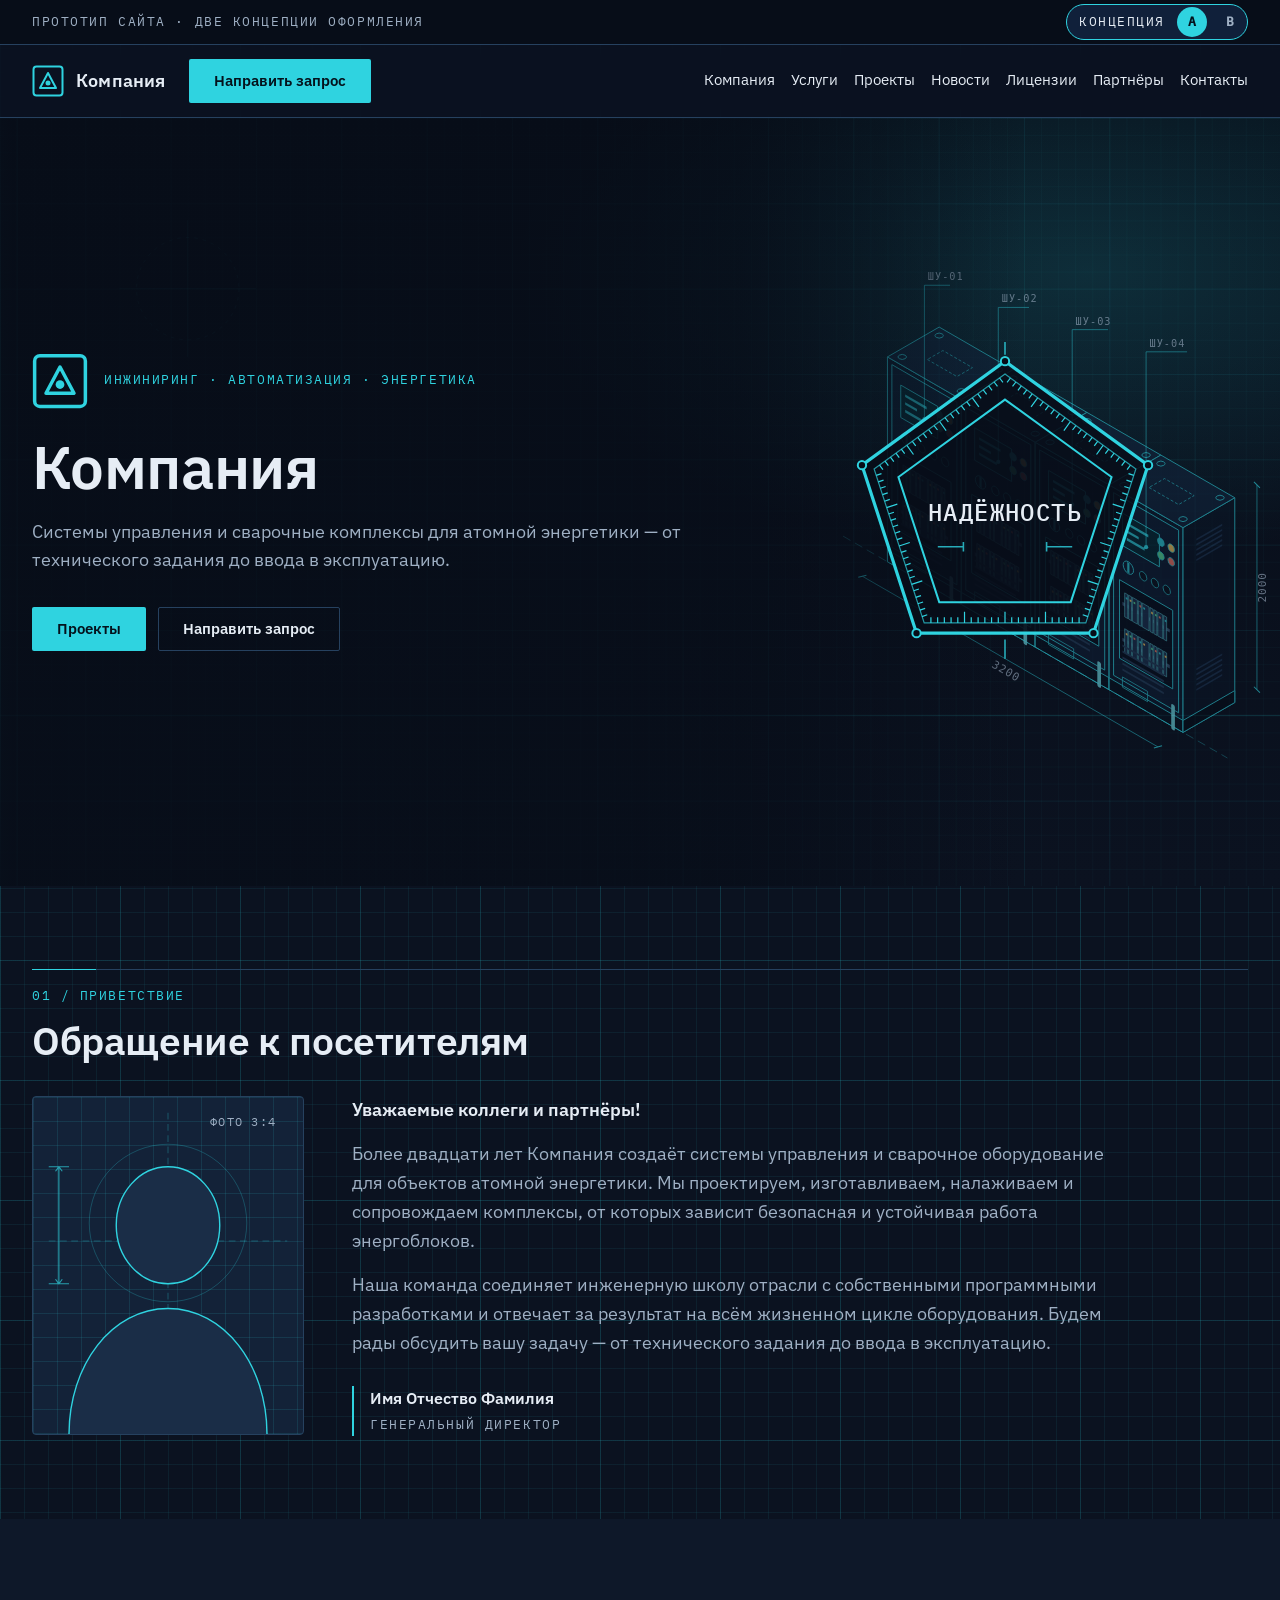
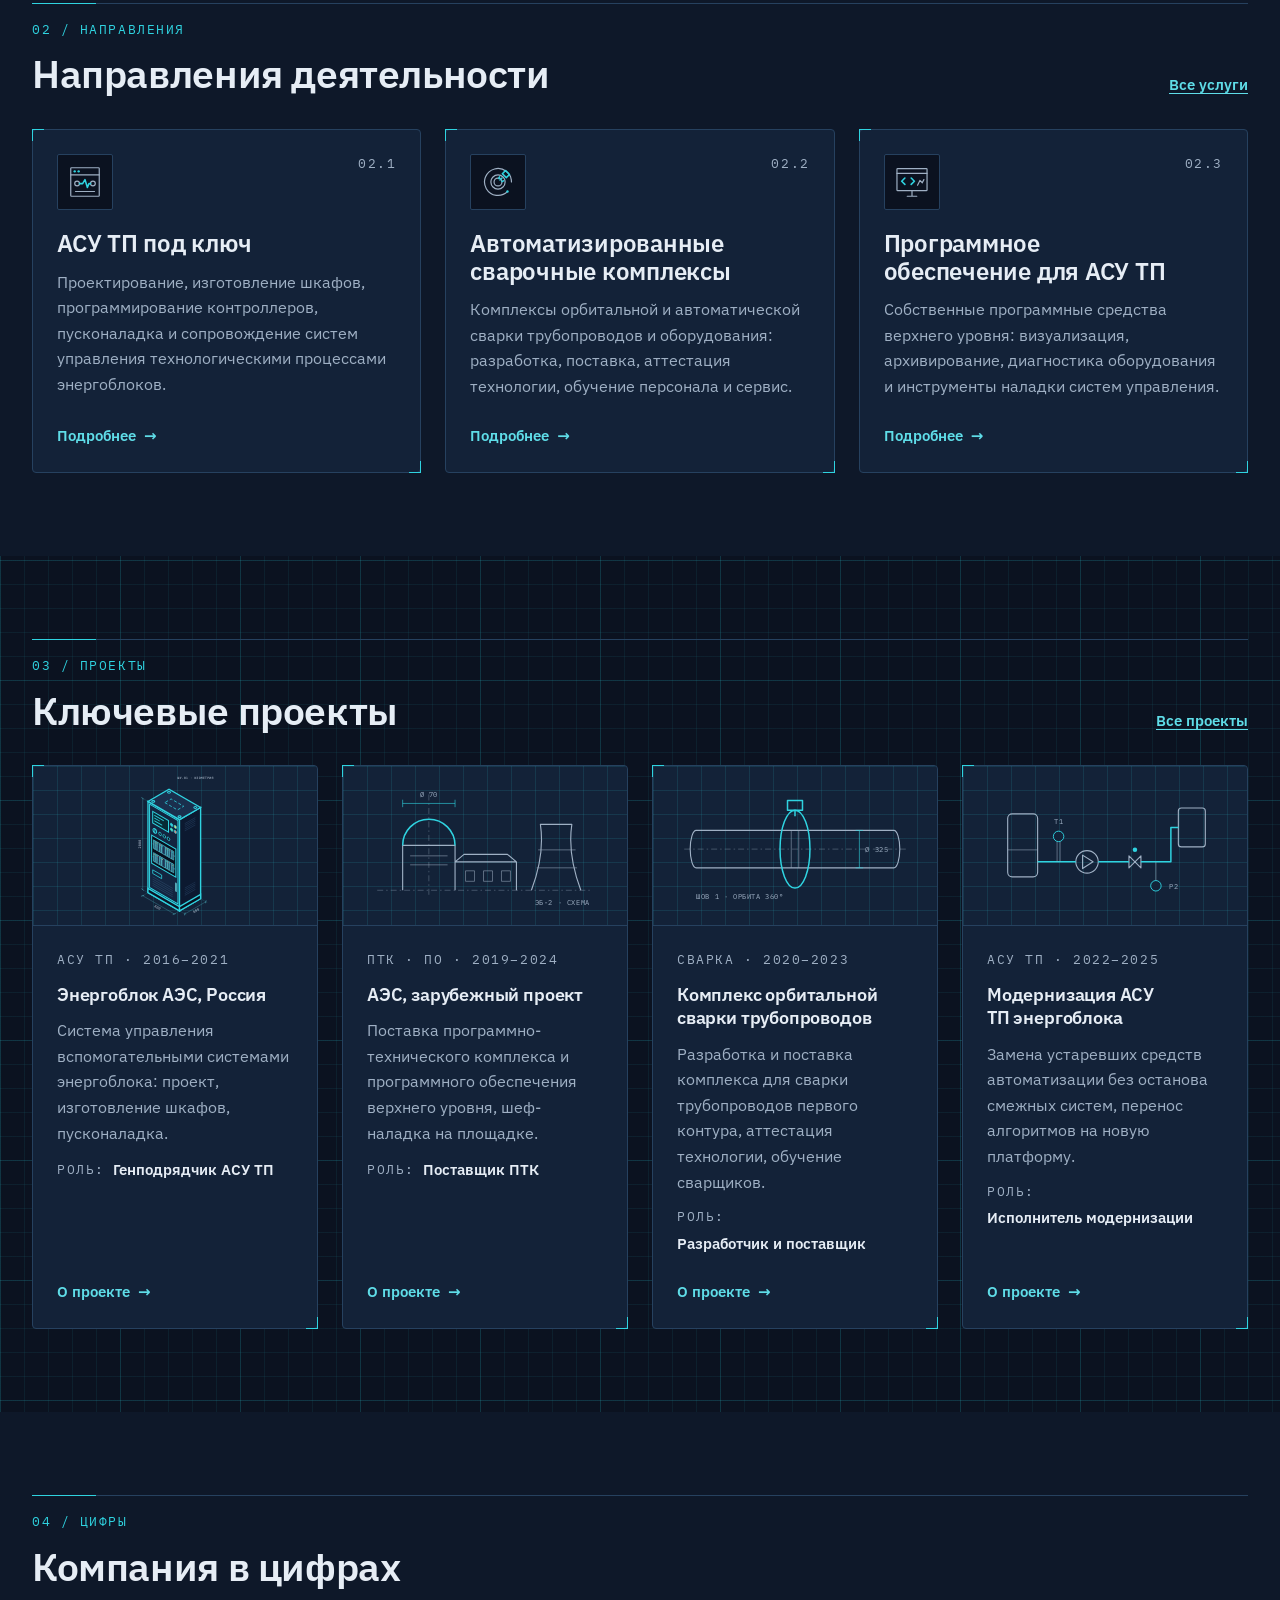
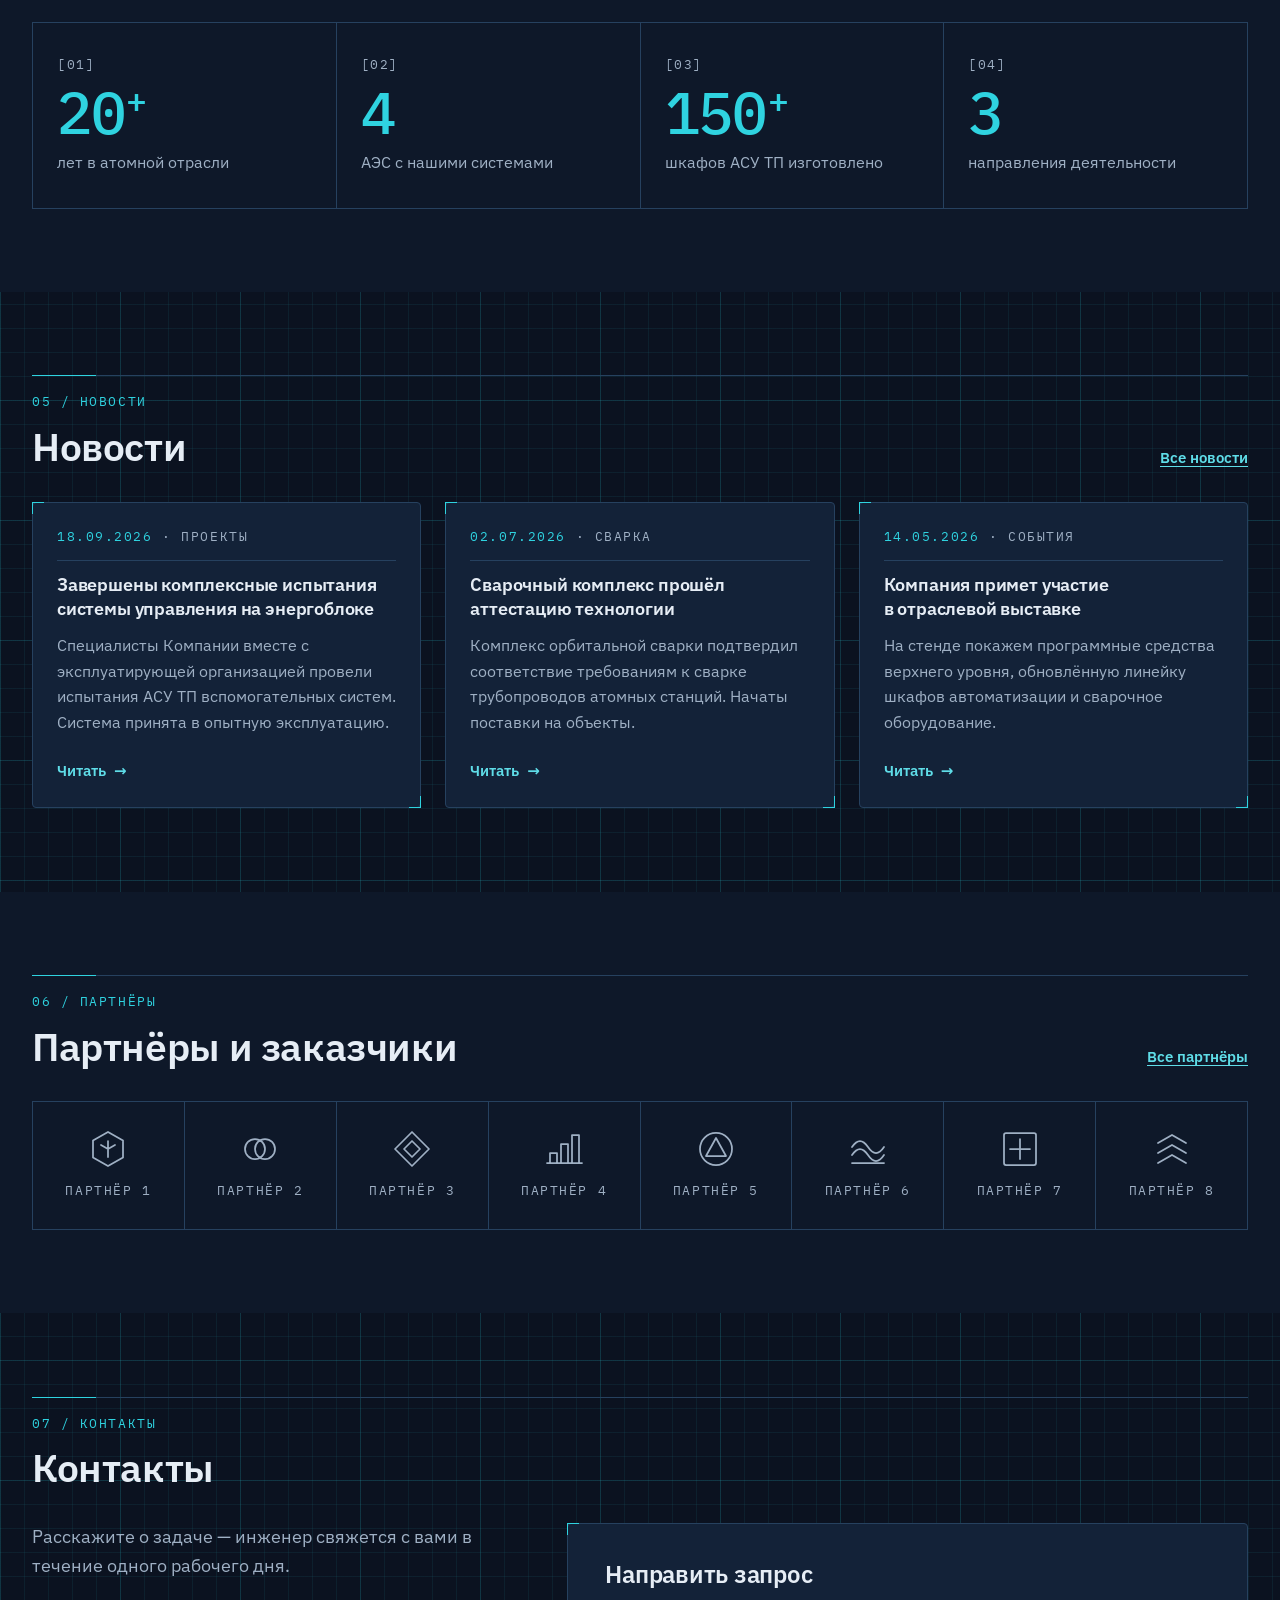
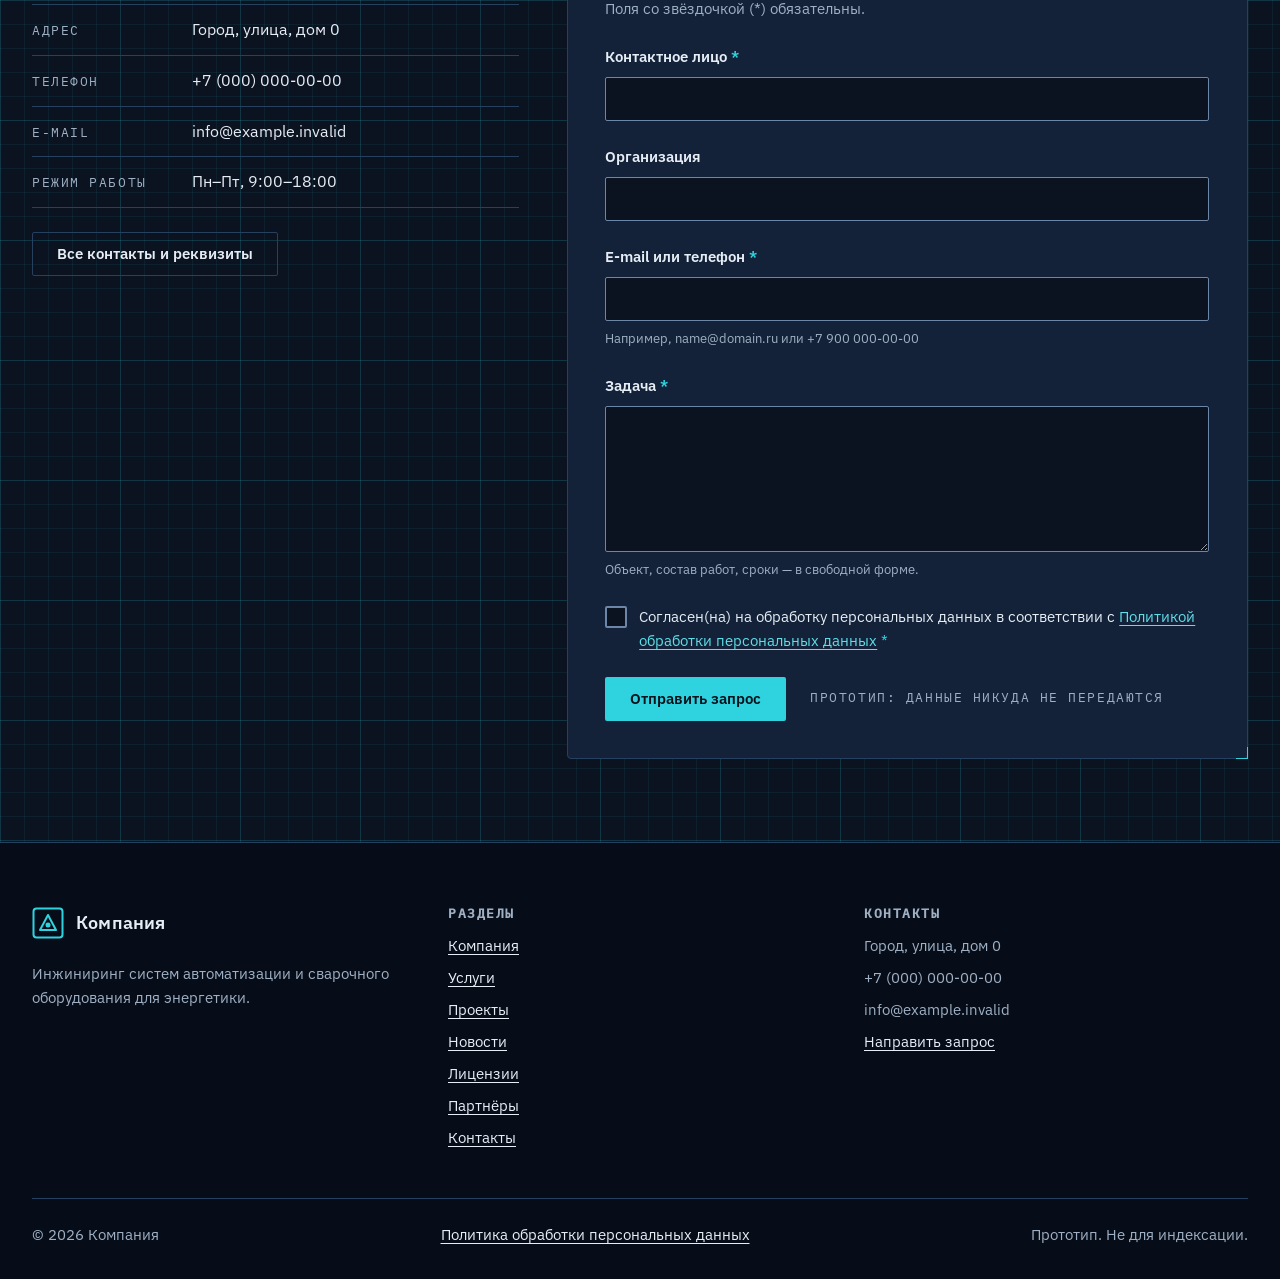
<file: index.html>
<!doctype html>
<html lang="ru" class="no-js" data-concept="a">
<head>
  <meta charset="utf-8">
  <meta name="viewport" content="width=device-width, initial-scale=1">
  <meta name="robots" content="noindex, nofollow">
  <title>Компания — прототип сайта</title>
  <meta name="description" content="Кликабельный прототип корпоративного сайта инжиниринговой компании.">
  <link rel="icon" href="assets/img/favicon.svg" type="image/svg+xml">
  <link rel="stylesheet" href="assets/css/fonts.css">
  <link rel="stylesheet" href="assets/css/tokens.css">
  <link rel="stylesheet" href="assets/css/base.css">
  <link rel="stylesheet" href="assets/css/blocks.css">
  <link rel="stylesheet" href="assets/css/home-b.css">
  <script src="assets/js/concept-init.js"></script>
  <script src="assets/js/main.js" defer></script>
  <script src="assets/js/request-form.js" defer></script>
</head>
<body>
  <a class="skip-link" href="#main">Перейти к содержанию</a>
  <div class="proto-bar theme-inverse">
    <div class="container proto-bar__inner">
      <p class="proto-bar__note">Прототип<span class="proto-bar__hint"> сайта · две концепции оформления</span></p>
      <button class="concept-switch" type="button" data-concept-toggle hidden aria-label="Концепция A B: переключить оформление">
        <span class="concept-switch__word" aria-hidden="true">Концепция</span>
        <span class="concept-switch__opt is-active" data-concept-opt="a" aria-hidden="true">A</span>
        <span class="concept-switch__opt" data-concept-opt="b" aria-hidden="true">B</span>
      </button>
    </div>
  </div>

  <header class="site-header">
    <div class="container site-header__inner">
      <a class="brand" href="index.html" aria-label="Компания — на главную">
        <svg class="brand__mark" viewBox="0 0 32 32" aria-hidden="true" focusable="false">
          <rect x="1.5" y="1.5" width="29" height="29" rx="3" fill="none" stroke="currentColor" stroke-width="2"/>
          <path d="M8 23 16 8l8 15z" fill="none" stroke="currentColor" stroke-width="2" stroke-linejoin="round"/>
          <circle cx="16" cy="18" r="2.5" fill="currentColor"/>
        </svg>
        <span class="brand__name">Компания</span>
      </a>
      <a class="btn btn--primary site-header__cta" href="#request">Направить запрос</a>
      <button class="nav-toggle" type="button" data-nav-toggle aria-expanded="false" aria-controls="site-nav" aria-label="Открыть меню">
        <span class="nav-toggle__icon" aria-hidden="true"></span>
      </button>
      <nav class="site-nav" id="site-nav" aria-label="Основное меню">
        <ul class="site-nav__list">
            <li><a class="site-nav__link" href="company.html">Компания</a></li>
            <li><a class="site-nav__link" href="services.html">Услуги</a></li>
            <li><a class="site-nav__link" href="projects.html">Проекты</a></li>
            <li><a class="site-nav__link" href="news.html">Новости</a></li>
            <li><a class="site-nav__link" href="licenses.html">Лицензии</a></li>
            <li><a class="site-nav__link" href="partners.html">Партнёры</a></li>
            <li><a class="site-nav__link" href="contacts.html">Контакты</a></li>
        </ul>
      </nav>
    </div>
  </header>

  <main id="main" tabindex="-1">
    <section class="hero theme-inverse" id="hero" aria-labelledby="hero-title" data-block="hero">
      <div class="hero__art" aria-hidden="true"><span class="hero__scan"></span></div>
      <div class="container hero__grid">
        <div>
          <div class="hero__brand">
            <svg class="hero__logo" viewBox="0 0 32 32" aria-hidden="true" focusable="false">
          <rect x="1.5" y="1.5" width="29" height="29" rx="3" fill="none" stroke="currentColor" stroke-width="2"/>
          <path d="M8 23 16 8l8 15z" fill="none" stroke="currentColor" stroke-width="2" stroke-linejoin="round"/>
          <circle cx="16" cy="18" r="2.5" fill="currentColor"/>
        </svg>
            <span class="eyebrow">Инжиниринг · Автоматизация · Энергетика</span>
          </div>
          <h1 class="hero__title" id="hero-title">Компания</h1>
          <!-- Слоган — текст-рыба, будет заменён формулировкой заказчика -->
          <p class="hero__slogan">Системы управления и сварочные комплексы для атомной энергетики — от технического задания до ввода в эксплуатацию.</p>
          <div class="hero__actions">
            <a class="btn btn--primary" href="projects.html">Проекты</a>
            <a class="btn btn--ghost" href="#request">Направить запрос</a>
          </div>
        </div>
        <!--
          Пятиугольный знак. ТЕКСТ ЗНАКА меняется в двух местах ниже:
          в <title> (его читает скринридер) и в <text class="sign__text">.
          Длинная надпись сама ужимается по ширине (data-max, см. assets/js/main.js).
          Графика A и B — две группы, видна та, что соответствует концепции.
        -->
        <svg class="sign hero__sign" viewBox="0 0 200 200" role="img" aria-labelledby="sign-title" focusable="false">
          <title id="sign-title">Знак компании «Надёжность»</title>
          <defs>
            <linearGradient id="sign-fill" x1="0" y1="0" x2="0" y2="1">
              <stop offset="0" class="sign__stop-1"/>
              <stop offset="1" class="sign__stop-2"/>
            </linearGradient>
          </defs>
          <g class="sign__art sign__art--a">
            <polygon class="sign__plate" points="100.0,12.0 189.4,77.0 155.3,182.0 44.7,182.0 10.6,77.0"/>
            <polygon class="sign__outline" points="100.0,12.0 189.4,77.0 155.3,182.0 44.7,182.0 10.6,77.0"/>
            <polygon class="sign__line" points="100.0,20.0 181.8,79.4 150.5,175.6 49.5,175.6 18.2,79.4"/>
            <path class="sign__ticks" d="M103.4 22.5l-2.1 2.8M106.8 25.0l-2.1 2.8M110.2 27.4l-2.1 2.8M113.6 29.9l-2.1 2.8M117.0 32.4l-2.1 2.8M120.4 34.9l-4.1 5.7M123.9 37.3l-2.1 2.8M127.3 39.8l-2.1 2.8M130.7 42.3l-2.1 2.8M134.1 44.8l-2.1 2.8M137.5 47.2l-2.1 2.8M140.9 49.7l-4.1 5.7M144.3 52.2l-2.1 2.8M147.7 54.7l-2.1 2.8M151.1 57.1l-2.1 2.8M154.5 59.6l-2.1 2.8M157.9 62.1l-2.1 2.8M161.3 64.6l-4.1 5.7M164.8 67.0l-2.1 2.8M168.2 69.5l-2.1 2.8M171.6 72.0l-2.1 2.8M175.0 74.5l-2.1 2.8M178.4 76.9l-2.1 2.8M180.5 83.4l-3.3 -1.1M179.2 87.4l-3.3 -1.1M177.9 91.4l-3.3 -1.1M176.6 95.4l-3.3 -1.1M175.3 99.5l-3.3 -1.1M174.0 103.5l-6.7 -2.2M172.7 107.5l-3.3 -1.1M171.4 111.5l-3.3 -1.1M170.1 115.5l-3.3 -1.1M168.8 119.5l-3.3 -1.1M167.5 123.5l-3.3 -1.1M166.2 127.5l-6.7 -2.2M164.9 131.5l-3.3 -1.1M163.6 135.5l-3.3 -1.1M162.3 139.5l-3.3 -1.1M161.0 143.5l-3.3 -1.1M159.7 147.5l-3.3 -1.1M158.4 151.5l-6.7 -2.2M157.1 155.5l-3.3 -1.1M155.8 159.6l-3.3 -1.1M154.5 163.6l-3.3 -1.1M153.2 167.6l-3.3 -1.1M151.9 171.6l-3.3 -1.1M146.3 175.6l-0.0 -3.5M142.1 175.6l-0.0 -3.5M137.9 175.6l-0.0 -3.5M133.7 175.6l-0.0 -3.5M129.5 175.6l-0.0 -3.5M125.3 175.6l-0.0 -7.0M121.1 175.6l-0.0 -3.5M116.8 175.6l-0.0 -3.5M112.6 175.6l-0.0 -3.5M108.4 175.6l-0.0 -3.5M104.2 175.6l-0.0 -3.5M100.0 175.6l-0.0 -7.0M95.8 175.6l-0.0 -3.5M91.6 175.6l-0.0 -3.5M87.4 175.6l-0.0 -3.5M83.2 175.6l-0.0 -3.5M78.9 175.6l-0.0 -3.5M74.7 175.6l-0.0 -7.0M70.5 175.6l-0.0 -3.5M66.3 175.6l-0.0 -3.5M62.1 175.6l-0.0 -3.5M57.9 175.6l-0.0 -3.5M53.7 175.6l-0.0 -3.5M48.1 171.6l3.3 -1.1M46.8 167.6l3.3 -1.1M45.5 163.6l3.3 -1.1M44.2 159.6l3.3 -1.1M42.9 155.5l3.3 -1.1M41.6 151.5l6.7 -2.2M40.3 147.5l3.3 -1.1M39.0 143.5l3.3 -1.1M37.7 139.5l3.3 -1.1M36.4 135.5l3.3 -1.1M35.1 131.5l3.3 -1.1M33.8 127.5l6.7 -2.2M32.5 123.5l3.3 -1.1M31.2 119.5l3.3 -1.1M29.9 115.5l3.3 -1.1M28.6 111.5l3.3 -1.1M27.3 107.5l3.3 -1.1M26.0 103.5l6.7 -2.2M24.7 99.5l3.3 -1.1M23.4 95.4l3.3 -1.1M22.1 91.4l3.3 -1.1M20.8 87.4l3.3 -1.1M19.5 83.4l3.3 -1.1M21.6 76.9l2.1 2.8M25.0 74.5l2.1 2.8M28.4 72.0l2.1 2.8M31.8 69.5l2.1 2.8M35.2 67.0l2.1 2.8M38.7 64.6l4.1 5.7M42.1 62.1l2.1 2.8M45.5 59.6l2.1 2.8M48.9 57.1l2.1 2.8M52.3 54.7l2.1 2.8M55.7 52.2l2.1 2.8M59.1 49.7l4.1 5.7M62.5 47.2l2.1 2.8M65.9 44.8l2.1 2.8M69.3 42.3l2.1 2.8M72.7 39.8l2.1 2.8M76.1 37.3l2.1 2.8M79.6 34.9l4.1 5.7M83.0 32.4l2.1 2.8M86.4 29.9l2.1 2.8M89.8 27.4l2.1 2.8M93.2 25.0l2.1 2.8M96.6 22.5l2.1 2.8"/>
            <polygon class="sign__frame" points="100.0,36.0 166.6,84.4 141.1,162.6 58.9,162.6 33.4,84.4"/>
            <g class="sign__nodes"><circle cx="100.0" cy="12.0" r="2.6"/><circle cx="189.4" cy="77.0" r="2.6"/><circle cx="155.3" cy="182.0" r="2.6"/><circle cx="44.7" cy="182.0" r="2.6"/><circle cx="10.6" cy="77.0" r="2.6"/></g>
            <path class="sign__marks" d="M100 0v8M100 186v12M58 128h16M126 128h16M74 125v6M126 125v6"/>
          </g>
          <g class="sign__art sign__art--b">
            <polygon class="sign__ring" points="100.0,9.0 192.3,76.0 157.0,184.5 43.0,184.5 7.7,76.0"/>
            <polygon class="sign__body" points="100.0,16.0 185.6,78.2 152.9,178.8 47.1,178.8 14.4,78.2" fill="url(#sign-fill)"/>
            <polygon class="sign__inner" points="100.0,28.0 174.2,81.9 145.8,169.1 54.2,169.1 25.8,81.9"/>
            <path class="sign__rule" d="M76 128h48"/>
          </g>
          <text class="sign__text" x="100" y="106" text-anchor="middle" dominant-baseline="central" data-max="108">Надёжность</text>
        </svg>
      </div>
    </section>
    <section class="section" id="welcome" aria-labelledby="welcome-title" data-block="welcome">
      <div class="container">
        <div class="section__head">
          <span class="eyebrow"><span class="eyebrow__num">01 / </span>Приветствие</span>
          <h2 id="welcome-title">Обращение к посетителям</h2>
        </div>
        <div class="welcome">
          <!-- Портрет — абстрактный плейсхолдер, нарисован кодом; фото руководителя предоставит заказчик -->
          <div class="welcome__portrait grid-surface frame-ticks">
            <svg class="portrait" viewBox="0 0 240 300" aria-hidden="true" focusable="false">
              <path class="portrait__axis" d="M120 14v272M14 128h212"/>
              <circle class="portrait__ring" cx="120" cy="112" r="70"/>
              <path class="portrait__fill" d="M120 62a46 52 0 1 1 0 104a46 52 0 1 1 0-104zM32 300c0-62 38-112 88-112s88 50 88 112z"/>
              <path class="portrait__line" d="M120 62a46 52 0 1 1 0 104a46 52 0 1 1 0-104zM32 300c0-62 38-112 88-112s88 50 88 112"/>
              <path class="portrait__dim" d="M14 62h18M14 166h18M23 62v104M20 66l3-4 3 4M20 162l3 4 3-4"/>
              <text class="portrait__label" x="216" y="26" text-anchor="end">ФОТО 3:4</text>
            </svg>
          </div>
          <div class="welcome__body">
            <p class="welcome__lead">Уважаемые коллеги и партнёры!</p>
            <p class="welcome__text">Более двадцати лет Компания создаёт системы управления и сварочное оборудование для объектов атомной энергетики. Мы проектируем, изготавливаем, налаживаем и сопровождаем комплексы, от которых зависит безопасная и устойчивая работа энергоблоков.</p>
            <p class="welcome__text">Наша команда соединяет инженерную школу отрасли с собственными программными разработками и отвечает за результат на всём жизненном цикле оборудования. Будем рады обсудить вашу задачу — от технического задания до ввода в эксплуатацию.</p>
            <p class="welcome__sign">
              <span class="welcome__name">Имя Отчество Фамилия</span>
              <span class="welcome__role label">Генеральный директор</span>
            </p>
          </div>
        </div>
      </div>
    </section>
    <section class="section section--alt" id="directions" aria-labelledby="directions-title" data-block="directions">
      <div class="container">
        <div class="section__head section__head--split">
          <span class="eyebrow"><span class="eyebrow__num">02 / </span>Направления</span>
          <h2 id="directions-title">Направления деятельности</h2>
          <a class="section__more" href="services.html">Все услуги</a>
        </div>
        <ul class="card-grid card-grid--3" role="list">
          <li>
            <article class="card direction frame-ticks">
              <div class="card__body">
                <div class="direction__top">
                  <svg class="icon direction__icon" viewBox="0 0 48 48" aria-hidden="true" focusable="false">
                    <rect x="6" y="6" width="36" height="36" rx="1"/>
                    <path d="M6 15h36M12 36h24"/>
                    <circle cx="14" cy="26" r="3"/>
                    <circle cx="34" cy="26" r="3"/>
                    <path class="icon__accent" d="M17 26h4l3-5 3 10 2-5h2"/>
                    <circle class="icon__dot" cx="11" cy="10.5" r="1.5"/>
                    <circle class="icon__dot" cx="16" cy="10.5" r="1.5"/>
                  </svg>
                  <span class="label">02.1</span>
                </div>
                <h3 class="card__title"><a class="card__link" href="services.html">АСУ ТП под ключ</a></h3>
                <p class="card__text">Проектирование, изготовление шкафов, программирование контроллеров, пусконаладка и сопровождение систем управления технологическими процессами энергоблоков.</p>
                <span class="card__more" aria-hidden="true">Подробнее</span>
              </div>
            </article>
          </li>
          <li>
            <article class="card direction frame-ticks">
              <div class="card__body">
                <div class="direction__top">
                  <svg class="icon direction__icon" viewBox="0 0 48 48" aria-hidden="true" focusable="false">
                    <circle cx="24" cy="24" r="9"/>
                    <circle cx="24" cy="24" r="5"/>
                    <path d="M36 36A17 17 0 1 1 41 24"/>
                    <path class="icon__accent" d="M33.5 9.5l5 5-4 4-5-5zM29 19l-2.5 2.5M31 22.5l-2 1M26 17.5l-1 2"/>
                    <circle class="icon__dot" cx="36" cy="36" r="1.5"/>
                  </svg>
                  <span class="label">02.2</span>
                </div>
                <h3 class="card__title"><a class="card__link" href="services.html">Автоматизированные сварочные комплексы</a></h3>
                <p class="card__text">Комплексы орбитальной и автоматической сварки трубопроводов и оборудования: разработка, поставка, аттестация технологии, обучение персонала и сервис.</p>
                <span class="card__more" aria-hidden="true">Подробнее</span>
              </div>
            </article>
          </li>
          <li>
            <article class="card direction frame-ticks">
              <div class="card__body">
                <div class="direction__top">
                  <svg class="icon direction__icon" viewBox="0 0 48 48" aria-hidden="true" focusable="false">
                    <rect x="5" y="7" width="38" height="28" rx="1"/>
                    <path d="M5 13h38M18 42h12M24 35v7"/>
                    <path class="icon__accent" d="M15 19l-4 4 4 4M23 19l4 4-4 4"/>
                    <path d="M31 28l3-6 3 3 2-4"/>
                  </svg>
                  <span class="label">02.3</span>
                </div>
                <h3 class="card__title"><a class="card__link" href="services.html">Программное обеспечение для АСУ ТП</a></h3>
                <p class="card__text">Собственные программные средства верхнего уровня: визуализация, архивирование, диагностика оборудования и инструменты наладки систем управления.</p>
                <span class="card__more" aria-hidden="true">Подробнее</span>
              </div>
            </article>
          </li>
        </ul>
      </div>
    </section>
    <section class="section" id="key-projects" aria-labelledby="key-projects-title" data-block="key-projects">
      <div class="container">
        <div class="section__head section__head--split">
          <span class="eyebrow"><span class="eyebrow__num">03 / </span>Проекты</span>
          <h2 id="key-projects-title">Ключевые проекты</h2>
          <a class="section__more" href="projects.html">Все проекты</a>
        </div>
        <!-- Объекты обезличены; роли и годы условные. Обложки нарисованы кодом. -->
        <ul class="card-grid card-grid--4" role="list">
          <li>
            <article class="card project frame-ticks">
              <div class="project__cover grid-surface">
                <img class="only-a" src="assets/img/cabinet-a.svg" width="270" height="470" loading="lazy" decoding="async" alt="">
                <img class="only-b" src="assets/img/cabinet-b.svg" width="270" height="470" loading="lazy" decoding="async" alt="">
              </div>
              <div class="card__body">
                <span class="label">АСУ ТП · 2016–2021</span>
                <h3 class="card__title"><a class="card__link" href="project.html">Энергоблок АЭС, Россия</a></h3>
                <p class="card__text">Система управления вспомогательными системами энергоблока: проект, изготовление шкафов, пусконаладка.</p>
                <dl class="project__meta">
                  <dt>Роль</dt>
                  <dd>Генподрядчик АСУ ТП</dd>
                </dl>
                <span class="card__more" aria-hidden="true">О проекте</span>
              </div>
            </article>
          </li>
          <li>
            <article class="card project frame-ticks">
              <div class="project__cover grid-surface">
                <svg class="cover" viewBox="0 0 320 180" aria-hidden="true" focusable="false">
                  <path class="cover__axis" d="M85 22v136M16 150h288"/>
                  <path class="cover__dim" d="M50 34h70M50 29v10M120 29v10"/>
                  <text class="cover__text" x="85" y="26" text-anchor="middle">Ø 70</text>
                  <path class="cover__line" d="M50 150V90h70v60M120 112h82v38M120 112l12-10h58l12 10M222 150q18-48 12-88h42q-6 40 12 88"/>
                  <path class="cover__line cover__line--accent" d="M50 90a35 35 0 0 1 70 0"/>
                  <path class="cover__thin" d="M60 104h50M60 116h50M134 124h12v14h-12zM158 124h12v14h-12zM182 124h12v14h-12zM231 96h50M229 120h54"/>
                  <text class="cover__text" x="300" y="170" text-anchor="end">ЭБ-2 · СХЕМА</text>
                </svg>
              </div>
              <div class="card__body">
                <span class="label">ПТК · ПО · 2019–2024</span>
                <h3 class="card__title"><a class="card__link" href="project.html">АЭС, зарубежный проект</a></h3>
                <p class="card__text">Поставка программно-технического комплекса и программного обеспечения верхнего уровня, шеф-наладка на площадке.</p>
                <dl class="project__meta">
                  <dt>Роль</dt>
                  <dd>Поставщик ПТК</dd>
                </dl>
                <span class="card__more" aria-hidden="true">О проекте</span>
              </div>
            </article>
          </li>
          <li>
            <article class="card project frame-ticks">
              <div class="project__cover grid-surface">
                <svg class="cover" viewBox="0 0 320 180" aria-hidden="true" focusable="false">
                  <path class="cover__axis" d="M12 95h296"/>
                  <path class="cover__line" d="M28 70h264M28 120h264M28 70a8 25 0 0 0 0 50M292 70a8 25 0 0 1 0 50"/>
                  <path class="cover__thin" d="M155 70v50M165 70v50"/>
                  <ellipse class="cover__line cover__line--accent" cx="160" cy="95" rx="20" ry="52"/>
                  <path class="cover__line cover__line--accent" d="M150 30h20v13h-20zM160 43v8"/>
                  <path class="cover__dim" d="M246 70v50M241 70h10M241 120h10"/>
                  <text class="cover__text" x="254" y="99">Ø 325</text>
                  <text class="cover__text" x="28" y="162">ШОВ 1 · ОРБИТА 360°</text>
                </svg>
              </div>
              <div class="card__body">
                <span class="label">Сварка · 2020–2023</span>
                <h3 class="card__title"><a class="card__link" href="project.html">Комплекс орбитальной сварки трубопроводов</a></h3>
                <p class="card__text">Разработка и поставка комплекса для сварки трубопроводов первого контура, аттестация технологии, обучение сварщиков.</p>
                <dl class="project__meta">
                  <dt>Роль</dt>
                  <dd>Разработчик и поставщик</dd>
                </dl>
                <span class="card__more" aria-hidden="true">О проекте</span>
              </div>
            </article>
          </li>
          <li>
            <article class="card project frame-ticks">
              <div class="project__cover grid-surface">
                <svg class="cover" viewBox="0 0 320 180" aria-hidden="true" focusable="false">
                  <rect class="cover__line" x="30" y="48" width="40" height="84" rx="6"/>
                  <path class="cover__thin" d="M30 96h40"/>
                  <circle class="cover__line" cx="136" cy="112" r="15"/>
                  <path class="cover__line" d="M130 103l14 9-14 9z"/>
                  <path class="cover__line" d="M192 104l16 16v-16l-16 16z"/>
                  <rect class="cover__line" x="258" y="40" width="36" height="52" rx="4"/>
                  <path class="cover__line cover__line--accent" d="M70 112h51M151 112h41M208 112h40V66h10"/>
                  <path class="cover__thin" d="M96 112V84M100 112v-28M228 112v26"/>
                  <circle class="cover__node" cx="98" cy="78" r="7"/>
                  <circle class="cover__node" cx="228" cy="144" r="7"/>
                  <text class="cover__text" x="98" y="62" text-anchor="middle">T1</text>
                  <text class="cover__text" x="246" y="148">P2</text>
                  <circle class="cover__dot" cx="200" cy="96" r="3"/>
                </svg>
              </div>
              <div class="card__body">
                <span class="label">АСУ ТП · 2022–2025</span>
                <h3 class="card__title"><a class="card__link" href="project.html">Модернизация АСУ ТП энергоблока</a></h3>
                <p class="card__text">Замена устаревших средств автоматизации без останова смежных систем, перенос алгоритмов на новую платформу.</p>
                <dl class="project__meta">
                  <dt>Роль</dt>
                  <dd>Исполнитель модернизации</dd>
                </dl>
                <span class="card__more" aria-hidden="true">О проекте</span>
              </div>
            </article>
          </li>
        </ul>
      </div>
    </section>
    <section class="section section--alt" id="figures" aria-labelledby="figures-title" data-block="figures">
      <div class="container">
        <div class="section__head">
          <span class="eyebrow"><span class="eyebrow__num">04 / </span>Цифры</span>
          <h2 id="figures-title">Компания в цифрах</h2>
        </div>
        <!-- Показатели УСЛОВНЫЕ (рыба): заменить фактическими данными компании. Блок скрывается, если данных нет. -->
        <ul class="figures" role="list">
          <li class="figures__item">
            <span class="figures__index label" aria-hidden="true">[01]</span>
            <p class="figures__value">20<span class="figures__unit">+</span></p>
            <p class="figures__label">лет в атомной отрасли</p>
          </li>
          <li class="figures__item">
            <span class="figures__index label" aria-hidden="true">[02]</span>
            <p class="figures__value">4</p>
            <p class="figures__label">АЭС с нашими системами</p>
          </li>
          <li class="figures__item">
            <span class="figures__index label" aria-hidden="true">[03]</span>
            <p class="figures__value">150<span class="figures__unit">+</span></p>
            <p class="figures__label">шкафов АСУ ТП изготовлено</p>
          </li>
          <li class="figures__item">
            <span class="figures__index label" aria-hidden="true">[04]</span>
            <p class="figures__value">3</p>
            <p class="figures__label">направления деятельности</p>
          </li>
        </ul>
      </div>
    </section>
    <section class="section" id="news" aria-labelledby="news-title" data-block="news">
      <div class="container">
        <div class="section__head section__head--split">
          <span class="eyebrow"><span class="eyebrow__num">05 / </span>Новости</span>
          <h2 id="news-title">Новости</h2>
          <a class="section__more" href="news.html">Все новости</a>
        </div>
        <!-- Новости — рыба: даты и события условные -->
        <ul class="card-grid card-grid--3" role="list">
          <li>
            <article class="card news-card frame-ticks">
              <div class="card__body">
                <p class="label news-card__meta"><time datetime="2026-09-18">18.09.2026</time> <span aria-hidden="true">·</span> Проекты</p>
                <h3 class="card__title"><a class="card__link" href="news.html">Завершены комплексные испытания системы управления на энергоблоке</a></h3>
                <p class="card__text">Специалисты Компании вместе с эксплуатирующей организацией провели испытания АСУ ТП вспомогательных систем. Система принята в опытную эксплуатацию.</p>
                <span class="card__more" aria-hidden="true">Читать</span>
              </div>
            </article>
          </li>
          <li>
            <article class="card news-card frame-ticks">
              <div class="card__body">
                <p class="label news-card__meta"><time datetime="2026-07-02">02.07.2026</time> <span aria-hidden="true">·</span> Сварка</p>
                <h3 class="card__title"><a class="card__link" href="news.html">Сварочный комплекс прошёл аттестацию технологии</a></h3>
                <p class="card__text">Комплекс орбитальной сварки подтвердил соответствие требованиям к сварке трубопроводов атомных станций. Начаты поставки на объекты.</p>
                <span class="card__more" aria-hidden="true">Читать</span>
              </div>
            </article>
          </li>
          <li>
            <article class="card news-card frame-ticks">
              <div class="card__body">
                <p class="label news-card__meta"><time datetime="2026-05-14">14.05.2026</time> <span aria-hidden="true">·</span> События</p>
                <h3 class="card__title"><a class="card__link" href="news.html">Компания примет участие в отраслевой выставке</a></h3>
                <p class="card__text">На стенде покажем программные средства верхнего уровня, обновлённую линейку шкафов автоматизации и сварочное оборудование.</p>
                <span class="card__more" aria-hidden="true">Читать</span>
              </div>
            </article>
          </li>
        </ul>
      </div>
    </section>
    <section class="section section--alt" id="partners" aria-labelledby="partners-title" data-block="partners">
      <div class="container">
        <div class="section__head section__head--split">
          <span class="eyebrow"><span class="eyebrow__num">06 / </span>Партнёры</span>
          <h2 id="partners-title">Партнёры и заказчики</h2>
          <a class="section__more" href="partners.html">Все партнёры</a>
        </div>
        <!-- Условные знаки-заглушки, нарисованы кодом; реальных брендов нет. Блок скрывается, если пусто. -->
        <ul class="partners" role="list">
          <li class="partners__item">
            <svg class="partners__mark" viewBox="0 0 40 40" aria-hidden="true" focusable="false"><path d="M20 3l15 8.5v17L20 37 5 28.5v-17z"/><path d="M20 12v16M13 16l7 4 7-4"/></svg>
            <span class="partners__name">Партнёр 1</span>
          </li>
          <li class="partners__item">
            <svg class="partners__mark" viewBox="0 0 40 40" aria-hidden="true" focusable="false"><circle cx="15" cy="20" r="10"/><circle cx="25" cy="20" r="10"/></svg>
            <span class="partners__name">Партнёр 2</span>
          </li>
          <li class="partners__item">
            <svg class="partners__mark" viewBox="0 0 40 40" aria-hidden="true" focusable="false"><path d="M20 3l17 17-17 17L3 20z"/><path d="M20 12l8 8-8 8-8-8z"/></svg>
            <span class="partners__name">Партнёр 3</span>
          </li>
          <li class="partners__item">
            <svg class="partners__mark" viewBox="0 0 40 40" aria-hidden="true" focusable="false"><path d="M6 34V24h7v10M17 34V15h7v19M28 34V6h7v28M3 34h35"/></svg>
            <span class="partners__name">Партнёр 4</span>
          </li>
          <li class="partners__item">
            <svg class="partners__mark" viewBox="0 0 40 40" aria-hidden="true" focusable="false"><circle cx="20" cy="20" r="16"/><path d="M20 9l10 18H10z"/></svg>
            <span class="partners__name">Партнёр 5</span>
          </li>
          <li class="partners__item">
            <svg class="partners__mark" viewBox="0 0 40 40" aria-hidden="true" focusable="false"><path d="M4 26q8-12 16 0t16 0M4 18q8-12 16 0t16 0"/><path d="M4 34h32"/></svg>
            <span class="partners__name">Партнёр 6</span>
          </li>
          <li class="partners__item">
            <svg class="partners__mark" viewBox="0 0 40 40" aria-hidden="true" focusable="false"><rect x="4" y="4" width="32" height="32" rx="2"/><path d="M20 10v20M10 20h20"/></svg>
            <span class="partners__name">Партнёр 7</span>
          </li>
          <li class="partners__item">
            <svg class="partners__mark" viewBox="0 0 40 40" aria-hidden="true" focusable="false"><path d="M6 14l14-8 14 8M6 24l14-8 14 8M6 34l14-8 14 8"/></svg>
            <span class="partners__name">Партнёр 8</span>
          </li>
        </ul>
      </div>
    </section>
    <section class="section" id="contacts" aria-labelledby="contacts-title" data-block="contacts">
      <div class="container">
        <div class="section__head">
          <span class="eyebrow"><span class="eyebrow__num">07 / </span>Контакты</span>
          <h2 id="contacts-title">Контакты</h2>
        </div>
        <div class="contacts">
          <div class="contacts__info">
            <p class="section__lead">Расскажите о задаче — инженер свяжется с вами в течение одного рабочего дня.</p>
            <!-- Контактные данные — заглушки -->
            <dl class="contacts__list">
              <div class="contacts__row">
                <dt class="label">Адрес</dt>
                <dd>Город, улица, дом 0</dd>
              </div>
              <div class="contacts__row">
                <dt class="label">Телефон</dt>
                <dd>+7 (000) 000-00-00</dd>
              </div>
              <div class="contacts__row">
                <dt class="label">E-mail</dt>
                <dd>info@example.invalid</dd>
              </div>
              <div class="contacts__row">
                <dt class="label">Режим работы</dt>
                <dd>Пн–Пт, 9:00–18:00</dd>
              </div>
            </dl>
            <a class="btn btn--ghost" href="contacts.html">Все контакты и реквизиты</a>
          </div>

          <div class="request frame-ticks" id="request">
            <h3 class="request__title" id="request-title">Направить запрос</h3>
            <p class="request__note">Поля со звёздочкой (<span aria-hidden="true">*</span>) обязательны.</p>
            <!-- В прототипе форма никуда не отправляется: assets/js/request-form.js проверяет поля и показывает сообщение -->
            <form class="form" action="#request" method="post" aria-labelledby="request-title" data-request-form>
              <div class="field">
                <label class="field__label" for="rq-name">Контактное лицо <span class="field__req" aria-hidden="true">*</span></label>
                <input class="field__input" id="rq-name" name="name" type="text" autocomplete="name" required aria-describedby="rq-name-error">
                <p class="field__error" id="rq-name-error"></p>
              </div>
              <div class="field">
                <label class="field__label" for="rq-org">Организация</label>
                <input class="field__input" id="rq-org" name="organization" type="text" autocomplete="organization">
              </div>
              <div class="field">
                <label class="field__label" for="rq-contact">E-mail или телефон <span class="field__req" aria-hidden="true">*</span></label>
                <input class="field__input" id="rq-contact" name="contact" type="text" autocomplete="email" inputmode="email" required aria-describedby="rq-contact-hint rq-contact-error">
                <p class="field__hint" id="rq-contact-hint">Например, name@domain.ru или +7 900 000-00-00</p>
                <p class="field__error" id="rq-contact-error"></p>
              </div>
              <div class="field">
                <label class="field__label" for="rq-task">Задача <span class="field__req" aria-hidden="true">*</span></label>
                <textarea class="field__input field__input--area" id="rq-task" name="task" rows="5" required aria-describedby="rq-task-hint rq-task-error"></textarea>
                <p class="field__hint" id="rq-task-hint">Объект, состав работ, сроки — в свободной форме.</p>
                <p class="field__error" id="rq-task-error"></p>
              </div>
              <div class="field field--check">
                <input class="field__check" id="rq-consent" name="consent" type="checkbox" required aria-describedby="rq-consent-error">
                <label for="rq-consent">Согласен(на) на обработку персональных данных в соответствии с <a href="privacy.html">Политикой обработки персональных данных</a> <span class="field__req" aria-hidden="true">*</span></label>
                <p class="field__error" id="rq-consent-error"></p>
              </div>
              <div class="form__actions">
                <button class="btn btn--primary" type="submit">Отправить запрос</button>
                <span class="label">Прототип: данные никуда не передаются</span>
              </div>
              <p class="form__status" role="status" data-form-status></p>
            </form>
          </div>
        </div>
      </div>
    </section>
  </main>

  <footer class="site-footer theme-inverse">
    <div class="container">
      <div class="site-footer__grid">
        <div>
          <a class="brand" href="index.html" aria-label="Компания — на главную">
            <svg class="brand__mark" viewBox="0 0 32 32" aria-hidden="true" focusable="false">
          <rect x="1.5" y="1.5" width="29" height="29" rx="3" fill="none" stroke="currentColor" stroke-width="2"/>
          <path d="M8 23 16 8l8 15z" fill="none" stroke="currentColor" stroke-width="2" stroke-linejoin="round"/>
          <circle cx="16" cy="18" r="2.5" fill="currentColor"/>
        </svg>
            <span class="brand__name">Компания</span>
          </a>
          <p class="site-footer__muted site-footer__about">Инжиниринг систем автоматизации и сварочного оборудования для энергетики.</p>
        </div>
        <nav aria-label="Разделы сайта">
          <h2 class="site-footer__title">Разделы</h2>
          <ul class="site-footer__list">
            <li><a href="company.html">Компания</a></li>
            <li><a href="services.html">Услуги</a></li>
            <li><a href="projects.html">Проекты</a></li>
            <li><a href="news.html">Новости</a></li>
            <li><a href="licenses.html">Лицензии</a></li>
            <li><a href="partners.html">Партнёры</a></li>
            <li><a href="contacts.html">Контакты</a></li>
          </ul>
        </nav>
        <div>
          <h2 class="site-footer__title">Контакты</h2>
          <ul class="site-footer__list">
            <li class="site-footer__muted">Город, улица, дом 0</li>
            <li class="site-footer__muted">+7 (000) 000-00-00</li>
            <li class="site-footer__muted">info@example.invalid</li>
            <li><a href="contacts.html#request">Направить запрос</a></li>
          </ul>
        </div>
      </div>
      <div class="site-footer__bottom">
        <span>© <span data-year>2026</span> Компания</span>
        <a href="privacy.html">Политика обработки персональных данных</a>
        <span>Прототип. Не для индексации.</span>
      </div>
    </div>
  </footer>

  <div class="visually-hidden" role="status" aria-live="polite" data-concept-status></div>
</body>
</html>
</file>
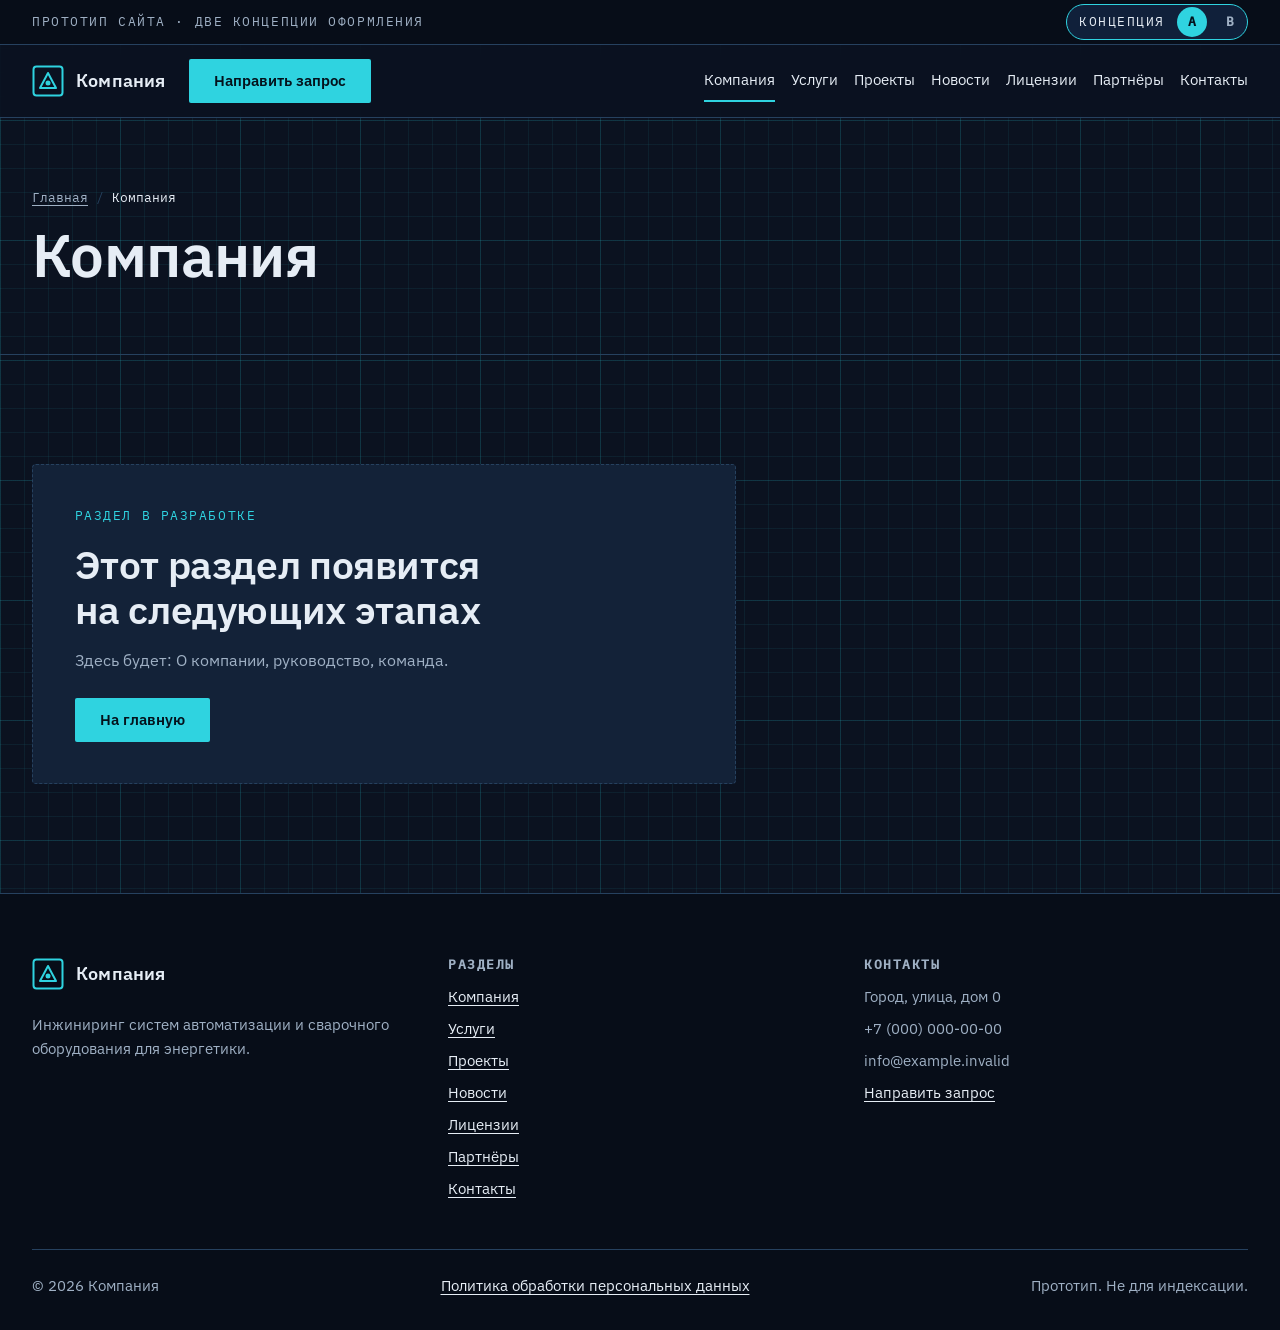
<file: company.html>
<!doctype html>
<html lang="ru" class="no-js" data-concept="a">
<head>
  <meta charset="utf-8">
  <meta name="viewport" content="width=device-width, initial-scale=1">
  <meta name="robots" content="noindex, nofollow">
  <title>Компания — Компания (прототип)</title>
  <meta name="description" content="Компания: раздел в разработке.">
  <link rel="icon" href="assets/img/favicon.svg" type="image/svg+xml">
  <link rel="stylesheet" href="assets/css/fonts.css">
  <link rel="stylesheet" href="assets/css/tokens.css">
  <link rel="stylesheet" href="assets/css/base.css">
  <script src="assets/js/concept-init.js"></script>
  <script src="assets/js/main.js" defer></script>
</head>
<body>
  <a class="skip-link" href="#main">Перейти к содержанию</a>
  <div class="proto-bar theme-inverse">
    <div class="container proto-bar__inner">
      <p class="proto-bar__note">Прототип<span class="proto-bar__hint"> сайта · две концепции оформления</span></p>
      <button class="concept-switch" type="button" data-concept-toggle hidden aria-label="Концепция A B: переключить оформление">
        <span class="concept-switch__word" aria-hidden="true">Концепция</span>
        <span class="concept-switch__opt is-active" data-concept-opt="a" aria-hidden="true">A</span>
        <span class="concept-switch__opt" data-concept-opt="b" aria-hidden="true">B</span>
      </button>
    </div>
  </div>

  <header class="site-header">
    <div class="container site-header__inner">
      <a class="brand" href="index.html" aria-label="Компания — на главную">
        <svg class="brand__mark" viewBox="0 0 32 32" aria-hidden="true" focusable="false">
          <rect x="1.5" y="1.5" width="29" height="29" rx="3" fill="none" stroke="currentColor" stroke-width="2"/>
          <path d="M8 23 16 8l8 15z" fill="none" stroke="currentColor" stroke-width="2" stroke-linejoin="round"/>
          <circle cx="16" cy="18" r="2.5" fill="currentColor"/>
        </svg>
        <span class="brand__name">Компания</span>
      </a>
      <a class="btn btn--primary site-header__cta" href="contacts.html#request">Направить запрос</a>
      <button class="nav-toggle" type="button" data-nav-toggle aria-expanded="false" aria-controls="site-nav" aria-label="Открыть меню">
        <span class="nav-toggle__icon" aria-hidden="true"></span>
      </button>
      <nav class="site-nav" id="site-nav" aria-label="Основное меню">
        <ul class="site-nav__list">
            <li><a class="site-nav__link" href="company.html" aria-current="page">Компания</a></li>
            <li><a class="site-nav__link" href="services.html">Услуги</a></li>
            <li><a class="site-nav__link" href="projects.html">Проекты</a></li>
            <li><a class="site-nav__link" href="news.html">Новости</a></li>
            <li><a class="site-nav__link" href="licenses.html">Лицензии</a></li>
            <li><a class="site-nav__link" href="partners.html">Партнёры</a></li>
            <li><a class="site-nav__link" href="contacts.html">Контакты</a></li>
        </ul>
      </nav>
    </div>
  </header>

  <main id="main" tabindex="-1">
    <section class="page-head" aria-labelledby="page-title">
      <div class="container">
        <nav class="breadcrumbs" aria-label="Навигационная цепочка">
          <ol>
            <li><a href="index.html">Главная</a></li>
            <li><span aria-current="page">Компания</span></li>
          </ol>
        </nav>
        <h1 class="page-head__title" id="page-title">Компания</h1>
      </div>
    </section>
    <section class="stub" aria-label="Статус раздела">
      <div class="container">
        <div class="stub__card">
          <span class="eyebrow">Раздел в разработке</span>
          <h2>Этот раздел появится на следующих этапах</h2>
          <p class="stub__text">Здесь будет: О компании, руководство, команда.</p>
          <div class="stub__actions">
            <a class="btn btn--primary" href="index.html">На главную</a>
          </div>
        </div>
      </div>
    </section>
  </main>

  <footer class="site-footer theme-inverse">
    <div class="container">
      <div class="site-footer__grid">
        <div>
          <a class="brand" href="index.html" aria-label="Компания — на главную">
            <svg class="brand__mark" viewBox="0 0 32 32" aria-hidden="true" focusable="false">
          <rect x="1.5" y="1.5" width="29" height="29" rx="3" fill="none" stroke="currentColor" stroke-width="2"/>
          <path d="M8 23 16 8l8 15z" fill="none" stroke="currentColor" stroke-width="2" stroke-linejoin="round"/>
          <circle cx="16" cy="18" r="2.5" fill="currentColor"/>
        </svg>
            <span class="brand__name">Компания</span>
          </a>
          <p class="site-footer__muted site-footer__about">Инжиниринг систем автоматизации и сварочного оборудования для энергетики.</p>
        </div>
        <nav aria-label="Разделы сайта">
          <h2 class="site-footer__title">Разделы</h2>
          <ul class="site-footer__list">
            <li><a href="company.html">Компания</a></li>
            <li><a href="services.html">Услуги</a></li>
            <li><a href="projects.html">Проекты</a></li>
            <li><a href="news.html">Новости</a></li>
            <li><a href="licenses.html">Лицензии</a></li>
            <li><a href="partners.html">Партнёры</a></li>
            <li><a href="contacts.html">Контакты</a></li>
          </ul>
        </nav>
        <div>
          <h2 class="site-footer__title">Контакты</h2>
          <ul class="site-footer__list">
            <li class="site-footer__muted">Город, улица, дом 0</li>
            <li class="site-footer__muted">+7 (000) 000-00-00</li>
            <li class="site-footer__muted">info@example.invalid</li>
            <li><a href="contacts.html#request">Направить запрос</a></li>
          </ul>
        </div>
      </div>
      <div class="site-footer__bottom">
        <span>© <span data-year>2026</span> Компания</span>
        <a href="privacy.html">Политика обработки персональных данных</a>
        <span>Прототип. Не для индексации.</span>
      </div>
    </div>
  </footer>

  <div class="visually-hidden" role="status" aria-live="polite" data-concept-status></div>
</body>
</html>
</file>
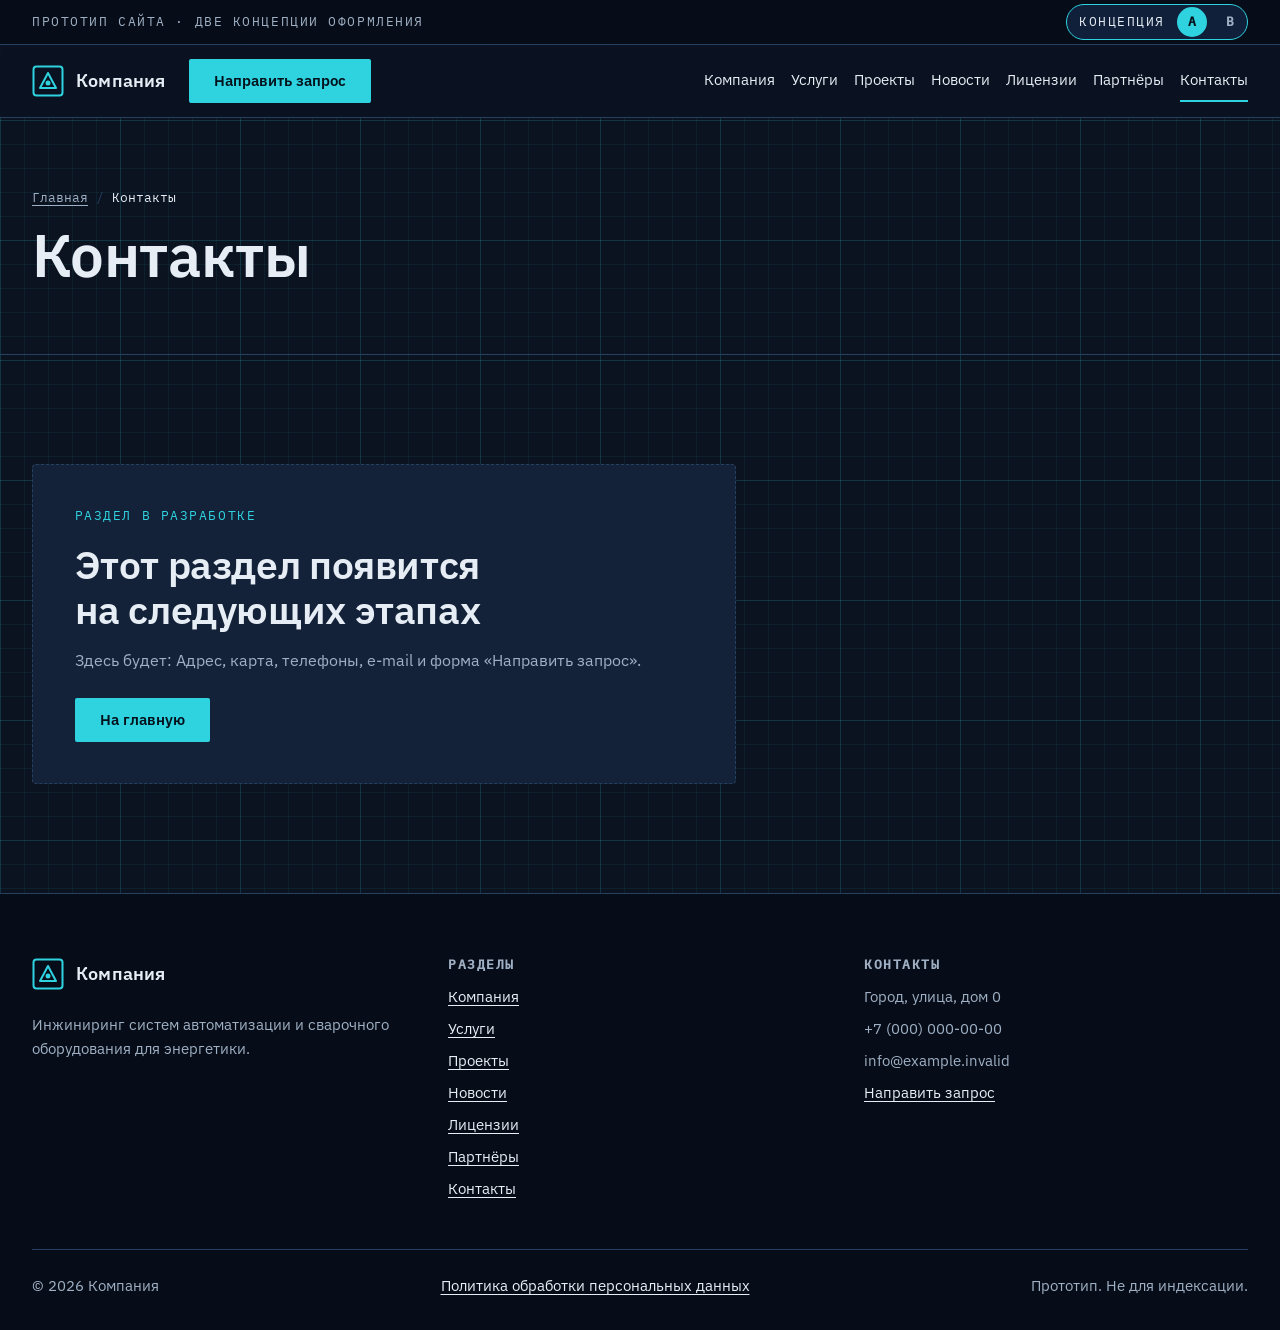
<file: contacts.html>
<!doctype html>
<html lang="ru" class="no-js" data-concept="a">
<head>
  <meta charset="utf-8">
  <meta name="viewport" content="width=device-width, initial-scale=1">
  <meta name="robots" content="noindex, nofollow">
  <title>Контакты — Компания (прототип)</title>
  <meta name="description" content="Контакты: раздел в разработке.">
  <link rel="icon" href="assets/img/favicon.svg" type="image/svg+xml">
  <link rel="stylesheet" href="assets/css/fonts.css">
  <link rel="stylesheet" href="assets/css/tokens.css">
  <link rel="stylesheet" href="assets/css/base.css">
  <script src="assets/js/concept-init.js"></script>
  <script src="assets/js/main.js" defer></script>
</head>
<body>
  <a class="skip-link" href="#main">Перейти к содержанию</a>
  <div class="proto-bar theme-inverse">
    <div class="container proto-bar__inner">
      <p class="proto-bar__note">Прототип<span class="proto-bar__hint"> сайта · две концепции оформления</span></p>
      <button class="concept-switch" type="button" data-concept-toggle hidden aria-label="Концепция A B: переключить оформление">
        <span class="concept-switch__word" aria-hidden="true">Концепция</span>
        <span class="concept-switch__opt is-active" data-concept-opt="a" aria-hidden="true">A</span>
        <span class="concept-switch__opt" data-concept-opt="b" aria-hidden="true">B</span>
      </button>
    </div>
  </div>

  <header class="site-header">
    <div class="container site-header__inner">
      <a class="brand" href="index.html" aria-label="Компания — на главную">
        <svg class="brand__mark" viewBox="0 0 32 32" aria-hidden="true" focusable="false">
          <rect x="1.5" y="1.5" width="29" height="29" rx="3" fill="none" stroke="currentColor" stroke-width="2"/>
          <path d="M8 23 16 8l8 15z" fill="none" stroke="currentColor" stroke-width="2" stroke-linejoin="round"/>
          <circle cx="16" cy="18" r="2.5" fill="currentColor"/>
        </svg>
        <span class="brand__name">Компания</span>
      </a>
      <a class="btn btn--primary site-header__cta" href="contacts.html#request">Направить запрос</a>
      <button class="nav-toggle" type="button" data-nav-toggle aria-expanded="false" aria-controls="site-nav" aria-label="Открыть меню">
        <span class="nav-toggle__icon" aria-hidden="true"></span>
      </button>
      <nav class="site-nav" id="site-nav" aria-label="Основное меню">
        <ul class="site-nav__list">
            <li><a class="site-nav__link" href="company.html">Компания</a></li>
            <li><a class="site-nav__link" href="services.html">Услуги</a></li>
            <li><a class="site-nav__link" href="projects.html">Проекты</a></li>
            <li><a class="site-nav__link" href="news.html">Новости</a></li>
            <li><a class="site-nav__link" href="licenses.html">Лицензии</a></li>
            <li><a class="site-nav__link" href="partners.html">Партнёры</a></li>
            <li><a class="site-nav__link" href="contacts.html" aria-current="page">Контакты</a></li>
        </ul>
      </nav>
    </div>
  </header>

  <main id="main" tabindex="-1">
    <section class="page-head" aria-labelledby="page-title">
      <div class="container">
        <nav class="breadcrumbs" aria-label="Навигационная цепочка">
          <ol>
            <li><a href="index.html">Главная</a></li>
            <li><span aria-current="page">Контакты</span></li>
          </ol>
        </nav>
        <h1 class="page-head__title" id="page-title">Контакты</h1>
      </div>
    </section>
    <section class="stub" aria-label="Статус раздела">
      <div class="container">
        <div class="stub__card" id="request">
          <span class="eyebrow">Раздел в разработке</span>
          <h2>Этот раздел появится на следующих этапах</h2>
          <p class="stub__text">Здесь будет: Адрес, карта, телефоны, e-mail и форма «Направить запрос».</p>
          <div class="stub__actions">
            <a class="btn btn--primary" href="index.html">На главную</a>
          </div>
        </div>
      </div>
    </section>
  </main>

  <footer class="site-footer theme-inverse">
    <div class="container">
      <div class="site-footer__grid">
        <div>
          <a class="brand" href="index.html" aria-label="Компания — на главную">
            <svg class="brand__mark" viewBox="0 0 32 32" aria-hidden="true" focusable="false">
          <rect x="1.5" y="1.5" width="29" height="29" rx="3" fill="none" stroke="currentColor" stroke-width="2"/>
          <path d="M8 23 16 8l8 15z" fill="none" stroke="currentColor" stroke-width="2" stroke-linejoin="round"/>
          <circle cx="16" cy="18" r="2.5" fill="currentColor"/>
        </svg>
            <span class="brand__name">Компания</span>
          </a>
          <p class="site-footer__muted site-footer__about">Инжиниринг систем автоматизации и сварочного оборудования для энергетики.</p>
        </div>
        <nav aria-label="Разделы сайта">
          <h2 class="site-footer__title">Разделы</h2>
          <ul class="site-footer__list">
            <li><a href="company.html">Компания</a></li>
            <li><a href="services.html">Услуги</a></li>
            <li><a href="projects.html">Проекты</a></li>
            <li><a href="news.html">Новости</a></li>
            <li><a href="licenses.html">Лицензии</a></li>
            <li><a href="partners.html">Партнёры</a></li>
            <li><a href="contacts.html">Контакты</a></li>
          </ul>
        </nav>
        <div>
          <h2 class="site-footer__title">Контакты</h2>
          <ul class="site-footer__list">
            <li class="site-footer__muted">Город, улица, дом 0</li>
            <li class="site-footer__muted">+7 (000) 000-00-00</li>
            <li class="site-footer__muted">info@example.invalid</li>
            <li><a href="contacts.html#request">Направить запрос</a></li>
          </ul>
        </div>
      </div>
      <div class="site-footer__bottom">
        <span>© <span data-year>2026</span> Компания</span>
        <a href="privacy.html">Политика обработки персональных данных</a>
        <span>Прототип. Не для индексации.</span>
      </div>
    </div>
  </footer>

  <div class="visually-hidden" role="status" aria-live="polite" data-concept-status></div>
</body>
</html>
</file>
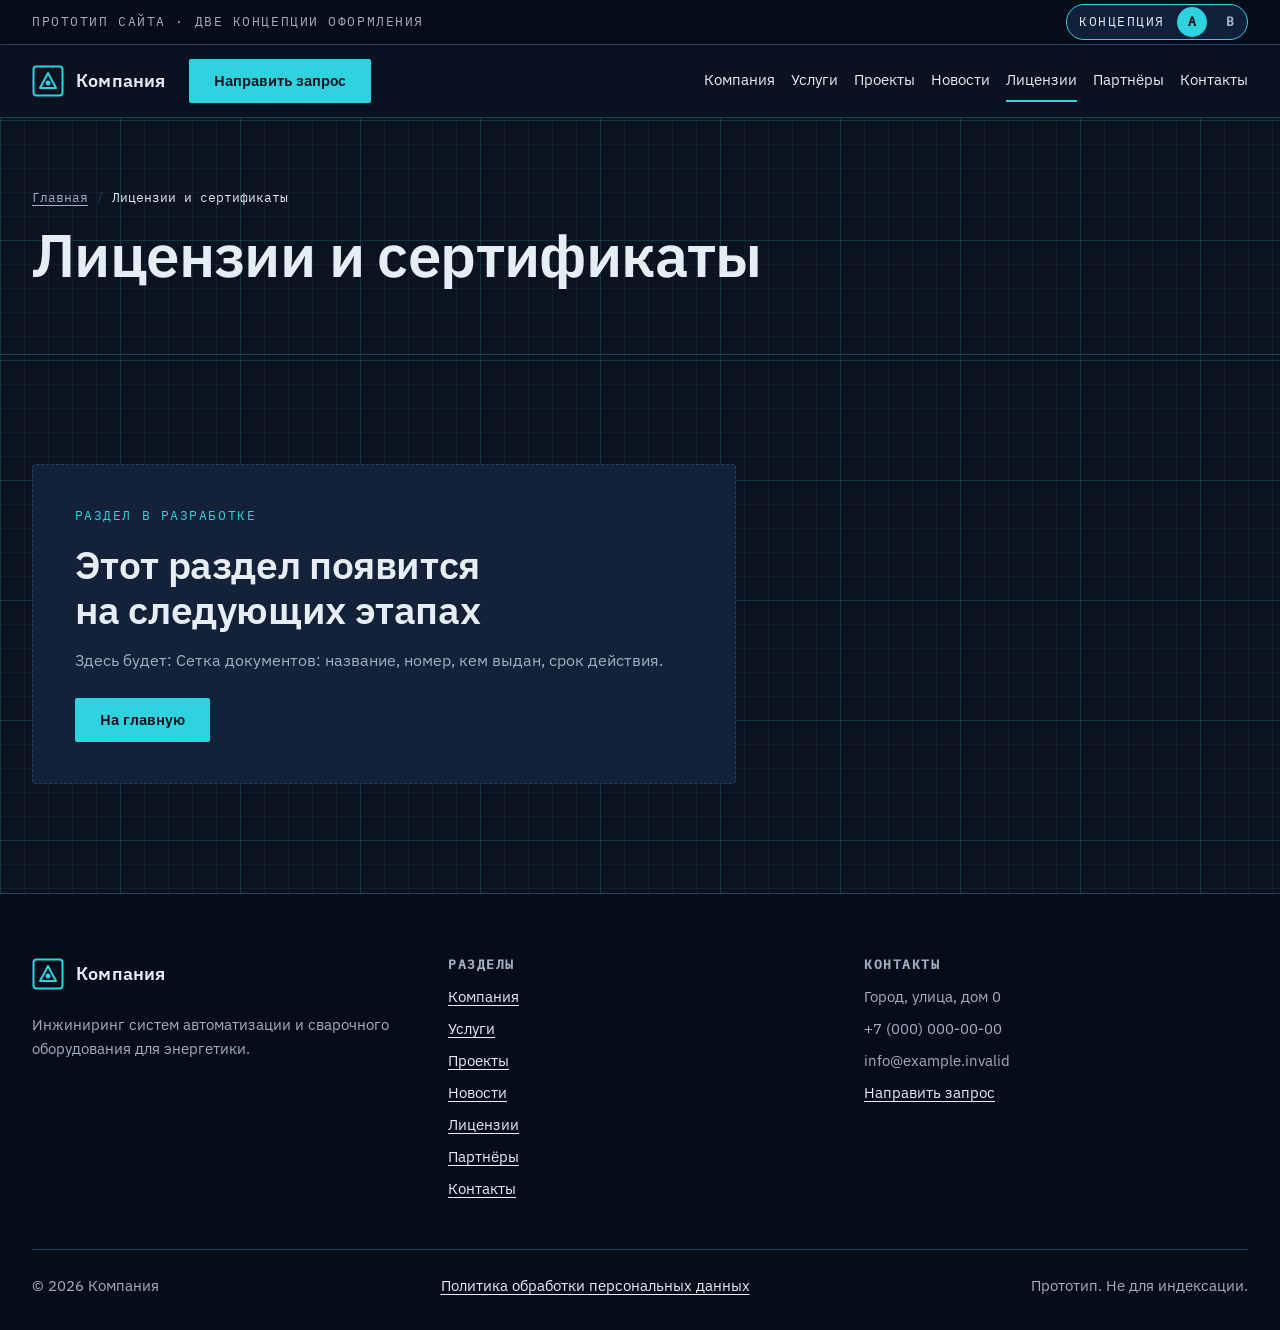
<file: licenses.html>
<!doctype html>
<html lang="ru" class="no-js" data-concept="a">
<head>
  <meta charset="utf-8">
  <meta name="viewport" content="width=device-width, initial-scale=1">
  <meta name="robots" content="noindex, nofollow">
  <title>Лицензии и сертификаты — Компания (прототип)</title>
  <meta name="description" content="Лицензии и сертификаты: раздел в разработке.">
  <link rel="icon" href="assets/img/favicon.svg" type="image/svg+xml">
  <link rel="stylesheet" href="assets/css/fonts.css">
  <link rel="stylesheet" href="assets/css/tokens.css">
  <link rel="stylesheet" href="assets/css/base.css">
  <script src="assets/js/concept-init.js"></script>
  <script src="assets/js/main.js" defer></script>
</head>
<body>
  <a class="skip-link" href="#main">Перейти к содержанию</a>
  <div class="proto-bar theme-inverse">
    <div class="container proto-bar__inner">
      <p class="proto-bar__note">Прототип<span class="proto-bar__hint"> сайта · две концепции оформления</span></p>
      <button class="concept-switch" type="button" data-concept-toggle hidden aria-label="Концепция A B: переключить оформление">
        <span class="concept-switch__word" aria-hidden="true">Концепция</span>
        <span class="concept-switch__opt is-active" data-concept-opt="a" aria-hidden="true">A</span>
        <span class="concept-switch__opt" data-concept-opt="b" aria-hidden="true">B</span>
      </button>
    </div>
  </div>

  <header class="site-header">
    <div class="container site-header__inner">
      <a class="brand" href="index.html" aria-label="Компания — на главную">
        <svg class="brand__mark" viewBox="0 0 32 32" aria-hidden="true" focusable="false">
          <rect x="1.5" y="1.5" width="29" height="29" rx="3" fill="none" stroke="currentColor" stroke-width="2"/>
          <path d="M8 23 16 8l8 15z" fill="none" stroke="currentColor" stroke-width="2" stroke-linejoin="round"/>
          <circle cx="16" cy="18" r="2.5" fill="currentColor"/>
        </svg>
        <span class="brand__name">Компания</span>
      </a>
      <a class="btn btn--primary site-header__cta" href="contacts.html#request">Направить запрос</a>
      <button class="nav-toggle" type="button" data-nav-toggle aria-expanded="false" aria-controls="site-nav" aria-label="Открыть меню">
        <span class="nav-toggle__icon" aria-hidden="true"></span>
      </button>
      <nav class="site-nav" id="site-nav" aria-label="Основное меню">
        <ul class="site-nav__list">
            <li><a class="site-nav__link" href="company.html">Компания</a></li>
            <li><a class="site-nav__link" href="services.html">Услуги</a></li>
            <li><a class="site-nav__link" href="projects.html">Проекты</a></li>
            <li><a class="site-nav__link" href="news.html">Новости</a></li>
            <li><a class="site-nav__link" href="licenses.html" aria-current="page">Лицензии</a></li>
            <li><a class="site-nav__link" href="partners.html">Партнёры</a></li>
            <li><a class="site-nav__link" href="contacts.html">Контакты</a></li>
        </ul>
      </nav>
    </div>
  </header>

  <main id="main" tabindex="-1">
    <section class="page-head" aria-labelledby="page-title">
      <div class="container">
        <nav class="breadcrumbs" aria-label="Навигационная цепочка">
          <ol>
            <li><a href="index.html">Главная</a></li>
            <li><span aria-current="page">Лицензии и сертификаты</span></li>
          </ol>
        </nav>
        <h1 class="page-head__title" id="page-title">Лицензии и сертификаты</h1>
      </div>
    </section>
    <section class="stub" aria-label="Статус раздела">
      <div class="container">
        <div class="stub__card">
          <span class="eyebrow">Раздел в разработке</span>
          <h2>Этот раздел появится на следующих этапах</h2>
          <p class="stub__text">Здесь будет: Сетка документов: название, номер, кем выдан, срок действия.</p>
          <div class="stub__actions">
            <a class="btn btn--primary" href="index.html">На главную</a>
          </div>
        </div>
      </div>
    </section>
  </main>

  <footer class="site-footer theme-inverse">
    <div class="container">
      <div class="site-footer__grid">
        <div>
          <a class="brand" href="index.html" aria-label="Компания — на главную">
            <svg class="brand__mark" viewBox="0 0 32 32" aria-hidden="true" focusable="false">
          <rect x="1.5" y="1.5" width="29" height="29" rx="3" fill="none" stroke="currentColor" stroke-width="2"/>
          <path d="M8 23 16 8l8 15z" fill="none" stroke="currentColor" stroke-width="2" stroke-linejoin="round"/>
          <circle cx="16" cy="18" r="2.5" fill="currentColor"/>
        </svg>
            <span class="brand__name">Компания</span>
          </a>
          <p class="site-footer__muted site-footer__about">Инжиниринг систем автоматизации и сварочного оборудования для энергетики.</p>
        </div>
        <nav aria-label="Разделы сайта">
          <h2 class="site-footer__title">Разделы</h2>
          <ul class="site-footer__list">
            <li><a href="company.html">Компания</a></li>
            <li><a href="services.html">Услуги</a></li>
            <li><a href="projects.html">Проекты</a></li>
            <li><a href="news.html">Новости</a></li>
            <li><a href="licenses.html">Лицензии</a></li>
            <li><a href="partners.html">Партнёры</a></li>
            <li><a href="contacts.html">Контакты</a></li>
          </ul>
        </nav>
        <div>
          <h2 class="site-footer__title">Контакты</h2>
          <ul class="site-footer__list">
            <li class="site-footer__muted">Город, улица, дом 0</li>
            <li class="site-footer__muted">+7 (000) 000-00-00</li>
            <li class="site-footer__muted">info@example.invalid</li>
            <li><a href="contacts.html#request">Направить запрос</a></li>
          </ul>
        </div>
      </div>
      <div class="site-footer__bottom">
        <span>© <span data-year>2026</span> Компания</span>
        <a href="privacy.html">Политика обработки персональных данных</a>
        <span>Прототип. Не для индексации.</span>
      </div>
    </div>
  </footer>

  <div class="visually-hidden" role="status" aria-live="polite" data-concept-status></div>
</body>
</html>
</file>
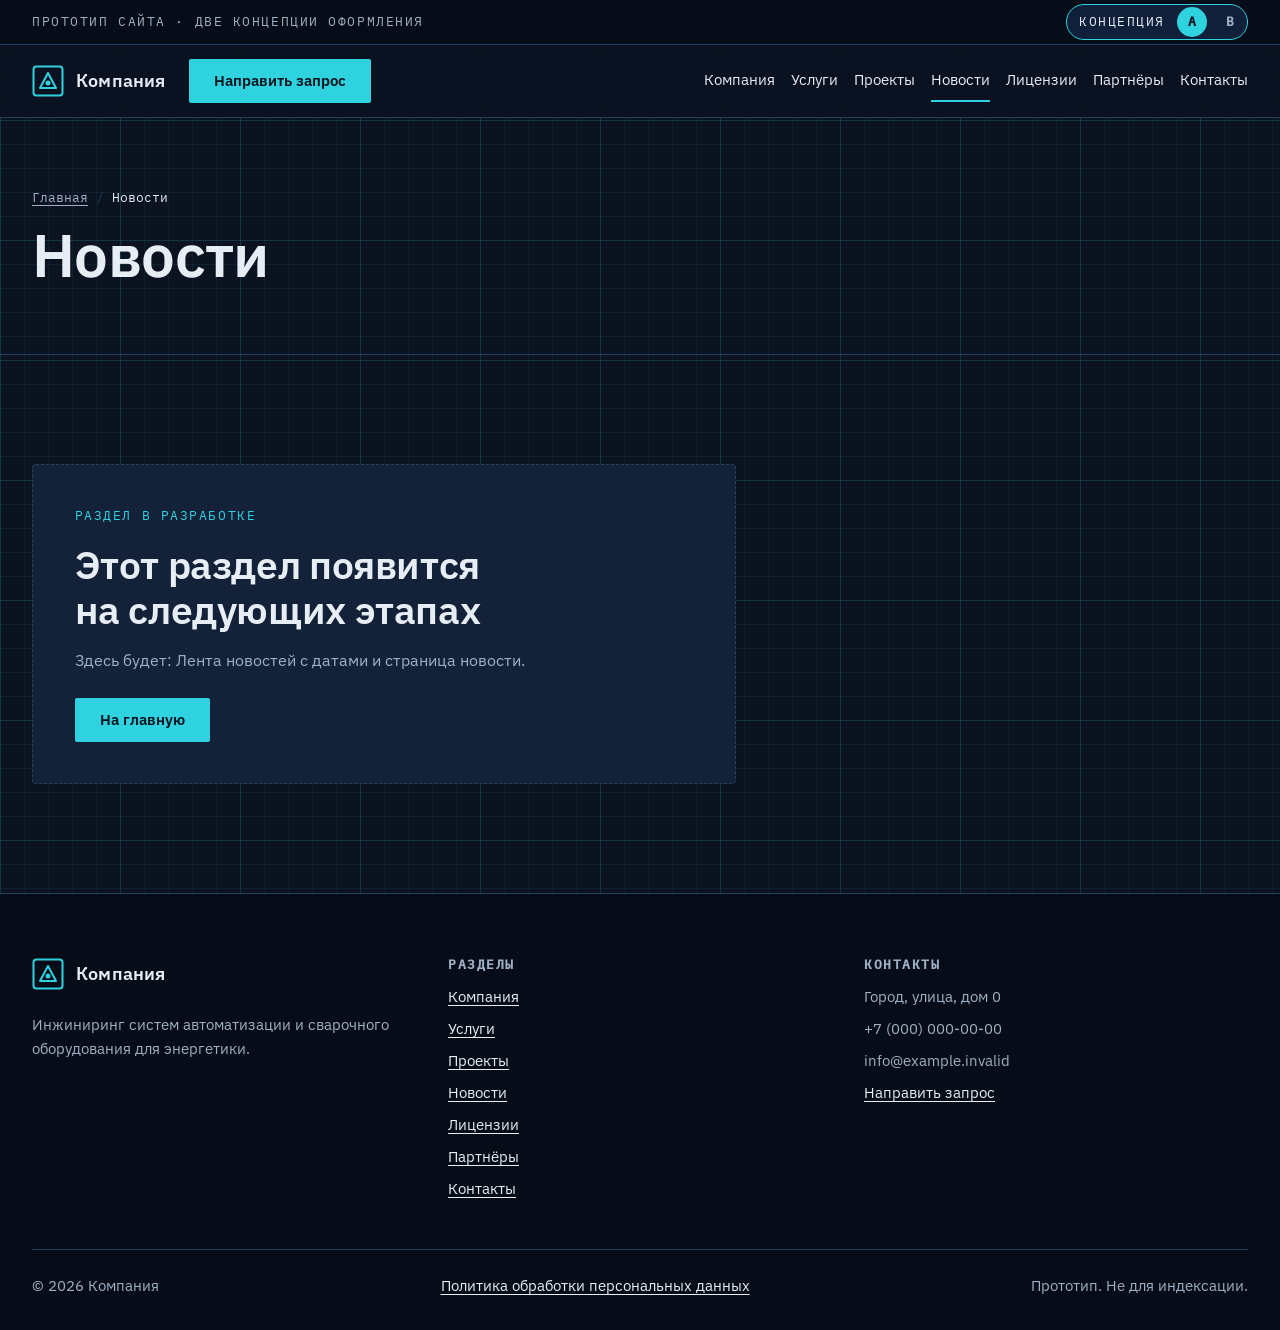
<file: news.html>
<!doctype html>
<html lang="ru" class="no-js" data-concept="a">
<head>
  <meta charset="utf-8">
  <meta name="viewport" content="width=device-width, initial-scale=1">
  <meta name="robots" content="noindex, nofollow">
  <title>Новости — Компания (прототип)</title>
  <meta name="description" content="Новости: раздел в разработке.">
  <link rel="icon" href="assets/img/favicon.svg" type="image/svg+xml">
  <link rel="stylesheet" href="assets/css/fonts.css">
  <link rel="stylesheet" href="assets/css/tokens.css">
  <link rel="stylesheet" href="assets/css/base.css">
  <script src="assets/js/concept-init.js"></script>
  <script src="assets/js/main.js" defer></script>
</head>
<body>
  <a class="skip-link" href="#main">Перейти к содержанию</a>
  <div class="proto-bar theme-inverse">
    <div class="container proto-bar__inner">
      <p class="proto-bar__note">Прототип<span class="proto-bar__hint"> сайта · две концепции оформления</span></p>
      <button class="concept-switch" type="button" data-concept-toggle hidden aria-label="Концепция A B: переключить оформление">
        <span class="concept-switch__word" aria-hidden="true">Концепция</span>
        <span class="concept-switch__opt is-active" data-concept-opt="a" aria-hidden="true">A</span>
        <span class="concept-switch__opt" data-concept-opt="b" aria-hidden="true">B</span>
      </button>
    </div>
  </div>

  <header class="site-header">
    <div class="container site-header__inner">
      <a class="brand" href="index.html" aria-label="Компания — на главную">
        <svg class="brand__mark" viewBox="0 0 32 32" aria-hidden="true" focusable="false">
          <rect x="1.5" y="1.5" width="29" height="29" rx="3" fill="none" stroke="currentColor" stroke-width="2"/>
          <path d="M8 23 16 8l8 15z" fill="none" stroke="currentColor" stroke-width="2" stroke-linejoin="round"/>
          <circle cx="16" cy="18" r="2.5" fill="currentColor"/>
        </svg>
        <span class="brand__name">Компания</span>
      </a>
      <a class="btn btn--primary site-header__cta" href="contacts.html#request">Направить запрос</a>
      <button class="nav-toggle" type="button" data-nav-toggle aria-expanded="false" aria-controls="site-nav" aria-label="Открыть меню">
        <span class="nav-toggle__icon" aria-hidden="true"></span>
      </button>
      <nav class="site-nav" id="site-nav" aria-label="Основное меню">
        <ul class="site-nav__list">
            <li><a class="site-nav__link" href="company.html">Компания</a></li>
            <li><a class="site-nav__link" href="services.html">Услуги</a></li>
            <li><a class="site-nav__link" href="projects.html">Проекты</a></li>
            <li><a class="site-nav__link" href="news.html" aria-current="page">Новости</a></li>
            <li><a class="site-nav__link" href="licenses.html">Лицензии</a></li>
            <li><a class="site-nav__link" href="partners.html">Партнёры</a></li>
            <li><a class="site-nav__link" href="contacts.html">Контакты</a></li>
        </ul>
      </nav>
    </div>
  </header>

  <main id="main" tabindex="-1">
    <section class="page-head" aria-labelledby="page-title">
      <div class="container">
        <nav class="breadcrumbs" aria-label="Навигационная цепочка">
          <ol>
            <li><a href="index.html">Главная</a></li>
            <li><span aria-current="page">Новости</span></li>
          </ol>
        </nav>
        <h1 class="page-head__title" id="page-title">Новости</h1>
      </div>
    </section>
    <section class="stub" aria-label="Статус раздела">
      <div class="container">
        <div class="stub__card">
          <span class="eyebrow">Раздел в разработке</span>
          <h2>Этот раздел появится на следующих этапах</h2>
          <p class="stub__text">Здесь будет: Лента новостей с датами и страница новости.</p>
          <div class="stub__actions">
            <a class="btn btn--primary" href="index.html">На главную</a>
          </div>
        </div>
      </div>
    </section>
  </main>

  <footer class="site-footer theme-inverse">
    <div class="container">
      <div class="site-footer__grid">
        <div>
          <a class="brand" href="index.html" aria-label="Компания — на главную">
            <svg class="brand__mark" viewBox="0 0 32 32" aria-hidden="true" focusable="false">
          <rect x="1.5" y="1.5" width="29" height="29" rx="3" fill="none" stroke="currentColor" stroke-width="2"/>
          <path d="M8 23 16 8l8 15z" fill="none" stroke="currentColor" stroke-width="2" stroke-linejoin="round"/>
          <circle cx="16" cy="18" r="2.5" fill="currentColor"/>
        </svg>
            <span class="brand__name">Компания</span>
          </a>
          <p class="site-footer__muted site-footer__about">Инжиниринг систем автоматизации и сварочного оборудования для энергетики.</p>
        </div>
        <nav aria-label="Разделы сайта">
          <h2 class="site-footer__title">Разделы</h2>
          <ul class="site-footer__list">
            <li><a href="company.html">Компания</a></li>
            <li><a href="services.html">Услуги</a></li>
            <li><a href="projects.html">Проекты</a></li>
            <li><a href="news.html">Новости</a></li>
            <li><a href="licenses.html">Лицензии</a></li>
            <li><a href="partners.html">Партнёры</a></li>
            <li><a href="contacts.html">Контакты</a></li>
          </ul>
        </nav>
        <div>
          <h2 class="site-footer__title">Контакты</h2>
          <ul class="site-footer__list">
            <li class="site-footer__muted">Город, улица, дом 0</li>
            <li class="site-footer__muted">+7 (000) 000-00-00</li>
            <li class="site-footer__muted">info@example.invalid</li>
            <li><a href="contacts.html#request">Направить запрос</a></li>
          </ul>
        </div>
      </div>
      <div class="site-footer__bottom">
        <span>© <span data-year>2026</span> Компания</span>
        <a href="privacy.html">Политика обработки персональных данных</a>
        <span>Прототип. Не для индексации.</span>
      </div>
    </div>
  </footer>

  <div class="visually-hidden" role="status" aria-live="polite" data-concept-status></div>
</body>
</html>
</file>
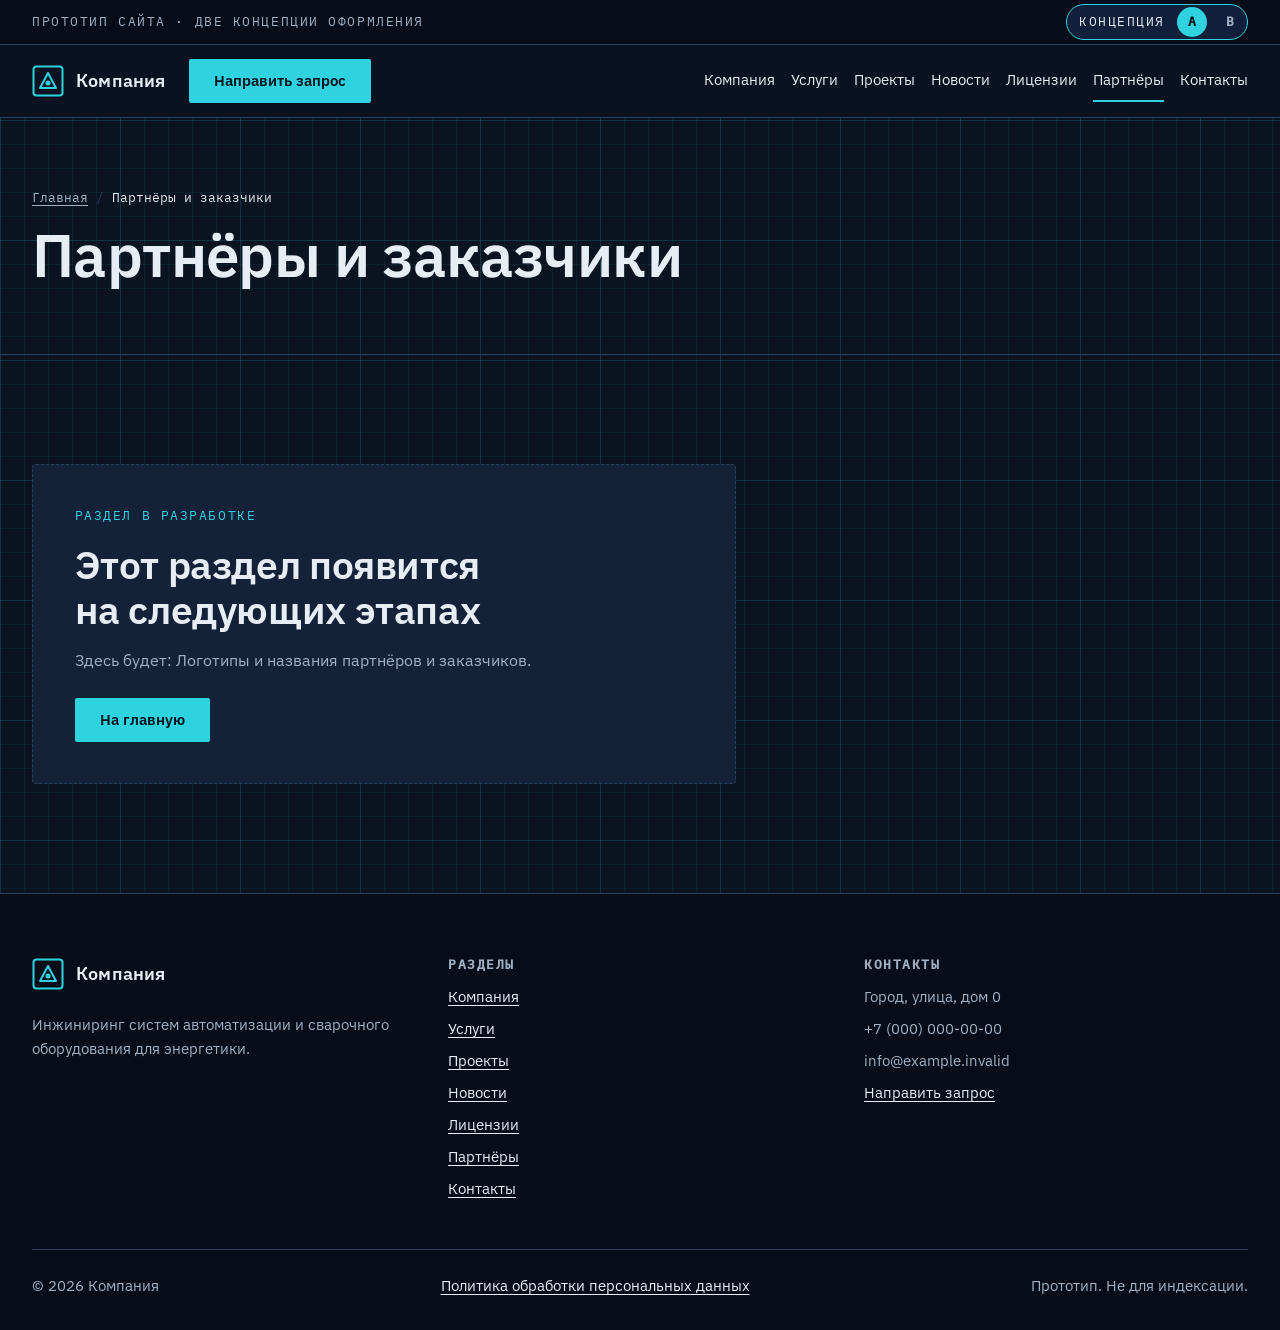
<file: partners.html>
<!doctype html>
<html lang="ru" class="no-js" data-concept="a">
<head>
  <meta charset="utf-8">
  <meta name="viewport" content="width=device-width, initial-scale=1">
  <meta name="robots" content="noindex, nofollow">
  <title>Партнёры и заказчики — Компания (прототип)</title>
  <meta name="description" content="Партнёры и заказчики: раздел в разработке.">
  <link rel="icon" href="assets/img/favicon.svg" type="image/svg+xml">
  <link rel="stylesheet" href="assets/css/fonts.css">
  <link rel="stylesheet" href="assets/css/tokens.css">
  <link rel="stylesheet" href="assets/css/base.css">
  <script src="assets/js/concept-init.js"></script>
  <script src="assets/js/main.js" defer></script>
</head>
<body>
  <a class="skip-link" href="#main">Перейти к содержанию</a>
  <div class="proto-bar theme-inverse">
    <div class="container proto-bar__inner">
      <p class="proto-bar__note">Прототип<span class="proto-bar__hint"> сайта · две концепции оформления</span></p>
      <button class="concept-switch" type="button" data-concept-toggle hidden aria-label="Концепция A B: переключить оформление">
        <span class="concept-switch__word" aria-hidden="true">Концепция</span>
        <span class="concept-switch__opt is-active" data-concept-opt="a" aria-hidden="true">A</span>
        <span class="concept-switch__opt" data-concept-opt="b" aria-hidden="true">B</span>
      </button>
    </div>
  </div>

  <header class="site-header">
    <div class="container site-header__inner">
      <a class="brand" href="index.html" aria-label="Компания — на главную">
        <svg class="brand__mark" viewBox="0 0 32 32" aria-hidden="true" focusable="false">
          <rect x="1.5" y="1.5" width="29" height="29" rx="3" fill="none" stroke="currentColor" stroke-width="2"/>
          <path d="M8 23 16 8l8 15z" fill="none" stroke="currentColor" stroke-width="2" stroke-linejoin="round"/>
          <circle cx="16" cy="18" r="2.5" fill="currentColor"/>
        </svg>
        <span class="brand__name">Компания</span>
      </a>
      <a class="btn btn--primary site-header__cta" href="contacts.html#request">Направить запрос</a>
      <button class="nav-toggle" type="button" data-nav-toggle aria-expanded="false" aria-controls="site-nav" aria-label="Открыть меню">
        <span class="nav-toggle__icon" aria-hidden="true"></span>
      </button>
      <nav class="site-nav" id="site-nav" aria-label="Основное меню">
        <ul class="site-nav__list">
            <li><a class="site-nav__link" href="company.html">Компания</a></li>
            <li><a class="site-nav__link" href="services.html">Услуги</a></li>
            <li><a class="site-nav__link" href="projects.html">Проекты</a></li>
            <li><a class="site-nav__link" href="news.html">Новости</a></li>
            <li><a class="site-nav__link" href="licenses.html">Лицензии</a></li>
            <li><a class="site-nav__link" href="partners.html" aria-current="page">Партнёры</a></li>
            <li><a class="site-nav__link" href="contacts.html">Контакты</a></li>
        </ul>
      </nav>
    </div>
  </header>

  <main id="main" tabindex="-1">
    <section class="page-head" aria-labelledby="page-title">
      <div class="container">
        <nav class="breadcrumbs" aria-label="Навигационная цепочка">
          <ol>
            <li><a href="index.html">Главная</a></li>
            <li><span aria-current="page">Партнёры и заказчики</span></li>
          </ol>
        </nav>
        <h1 class="page-head__title" id="page-title">Партнёры и заказчики</h1>
      </div>
    </section>
    <section class="stub" aria-label="Статус раздела">
      <div class="container">
        <div class="stub__card">
          <span class="eyebrow">Раздел в разработке</span>
          <h2>Этот раздел появится на следующих этапах</h2>
          <p class="stub__text">Здесь будет: Логотипы и названия партнёров и заказчиков.</p>
          <div class="stub__actions">
            <a class="btn btn--primary" href="index.html">На главную</a>
          </div>
        </div>
      </div>
    </section>
  </main>

  <footer class="site-footer theme-inverse">
    <div class="container">
      <div class="site-footer__grid">
        <div>
          <a class="brand" href="index.html" aria-label="Компания — на главную">
            <svg class="brand__mark" viewBox="0 0 32 32" aria-hidden="true" focusable="false">
          <rect x="1.5" y="1.5" width="29" height="29" rx="3" fill="none" stroke="currentColor" stroke-width="2"/>
          <path d="M8 23 16 8l8 15z" fill="none" stroke="currentColor" stroke-width="2" stroke-linejoin="round"/>
          <circle cx="16" cy="18" r="2.5" fill="currentColor"/>
        </svg>
            <span class="brand__name">Компания</span>
          </a>
          <p class="site-footer__muted site-footer__about">Инжиниринг систем автоматизации и сварочного оборудования для энергетики.</p>
        </div>
        <nav aria-label="Разделы сайта">
          <h2 class="site-footer__title">Разделы</h2>
          <ul class="site-footer__list">
            <li><a href="company.html">Компания</a></li>
            <li><a href="services.html">Услуги</a></li>
            <li><a href="projects.html">Проекты</a></li>
            <li><a href="news.html">Новости</a></li>
            <li><a href="licenses.html">Лицензии</a></li>
            <li><a href="partners.html">Партнёры</a></li>
            <li><a href="contacts.html">Контакты</a></li>
          </ul>
        </nav>
        <div>
          <h2 class="site-footer__title">Контакты</h2>
          <ul class="site-footer__list">
            <li class="site-footer__muted">Город, улица, дом 0</li>
            <li class="site-footer__muted">+7 (000) 000-00-00</li>
            <li class="site-footer__muted">info@example.invalid</li>
            <li><a href="contacts.html#request">Направить запрос</a></li>
          </ul>
        </div>
      </div>
      <div class="site-footer__bottom">
        <span>© <span data-year>2026</span> Компания</span>
        <a href="privacy.html">Политика обработки персональных данных</a>
        <span>Прототип. Не для индексации.</span>
      </div>
    </div>
  </footer>

  <div class="visually-hidden" role="status" aria-live="polite" data-concept-status></div>
</body>
</html>
</file>
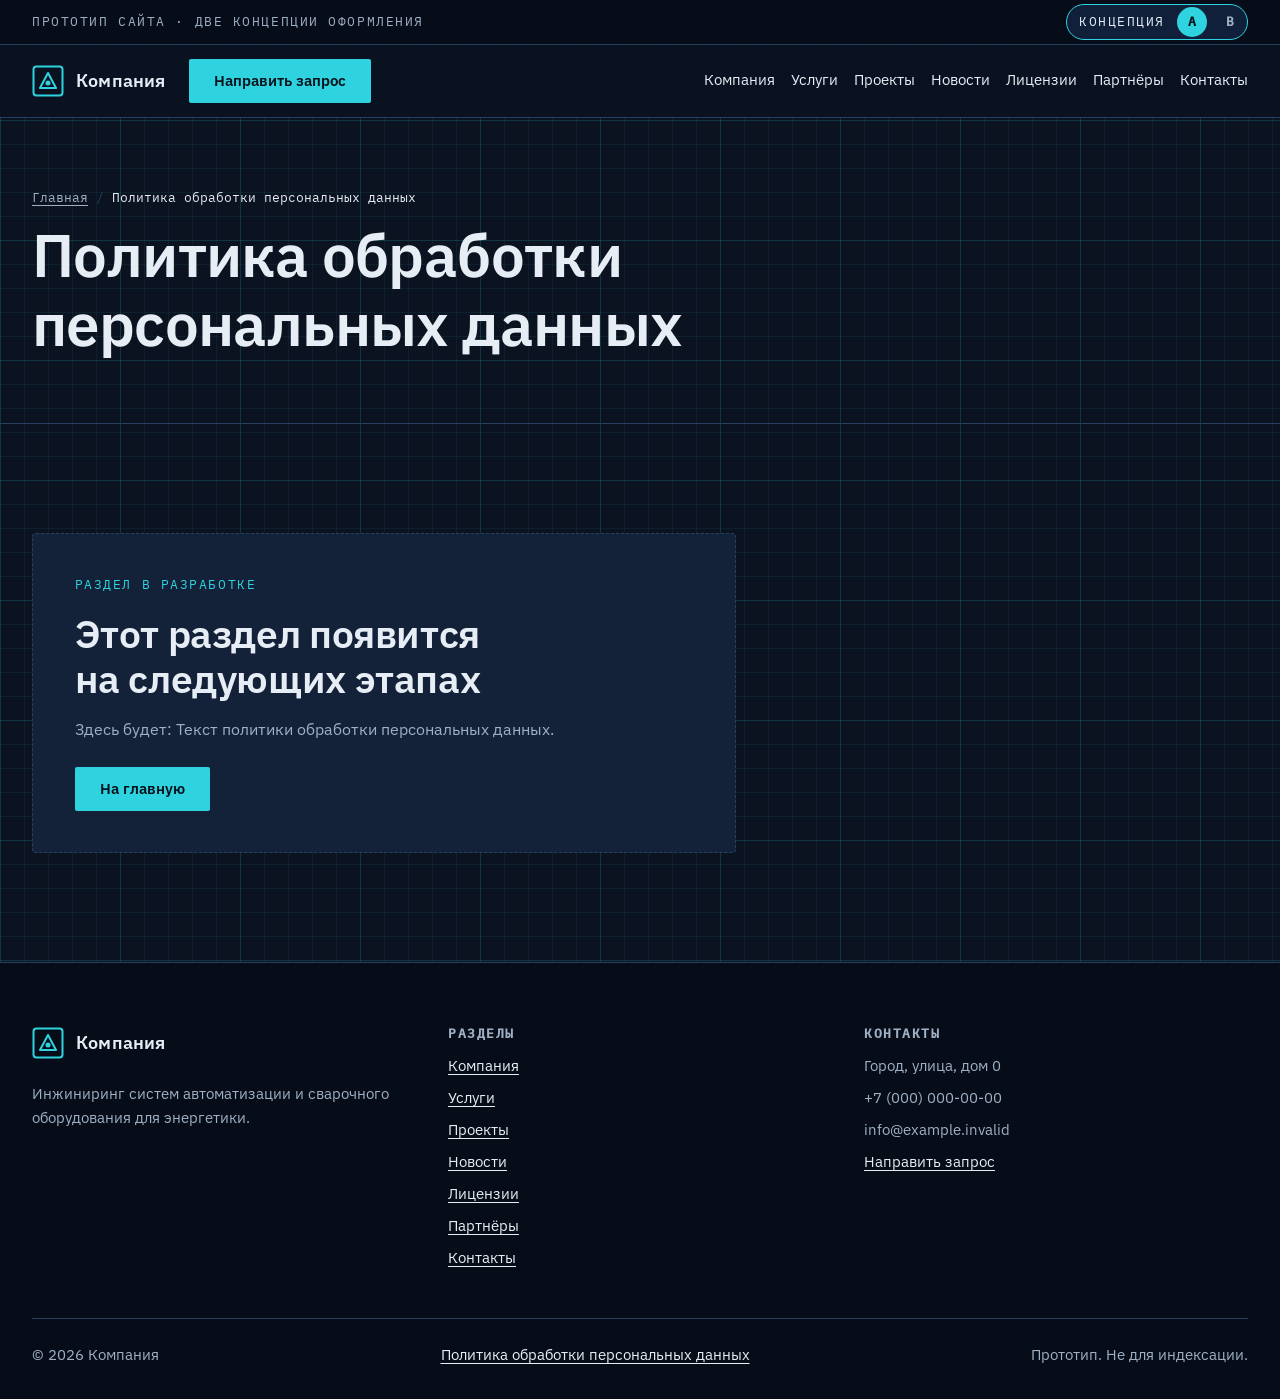
<file: privacy.html>
<!doctype html>
<html lang="ru" class="no-js" data-concept="a">
<head>
  <meta charset="utf-8">
  <meta name="viewport" content="width=device-width, initial-scale=1">
  <meta name="robots" content="noindex, nofollow">
  <title>Политика обработки персональных данных — Компания (прототип)</title>
  <meta name="description" content="Политика обработки персональных данных: раздел в разработке.">
  <link rel="icon" href="assets/img/favicon.svg" type="image/svg+xml">
  <link rel="stylesheet" href="assets/css/fonts.css">
  <link rel="stylesheet" href="assets/css/tokens.css">
  <link rel="stylesheet" href="assets/css/base.css">
  <script src="assets/js/concept-init.js"></script>
  <script src="assets/js/main.js" defer></script>
</head>
<body>
  <a class="skip-link" href="#main">Перейти к содержанию</a>
  <div class="proto-bar theme-inverse">
    <div class="container proto-bar__inner">
      <p class="proto-bar__note">Прототип<span class="proto-bar__hint"> сайта · две концепции оформления</span></p>
      <button class="concept-switch" type="button" data-concept-toggle hidden aria-label="Концепция A B: переключить оформление">
        <span class="concept-switch__word" aria-hidden="true">Концепция</span>
        <span class="concept-switch__opt is-active" data-concept-opt="a" aria-hidden="true">A</span>
        <span class="concept-switch__opt" data-concept-opt="b" aria-hidden="true">B</span>
      </button>
    </div>
  </div>

  <header class="site-header">
    <div class="container site-header__inner">
      <a class="brand" href="index.html" aria-label="Компания — на главную">
        <svg class="brand__mark" viewBox="0 0 32 32" aria-hidden="true" focusable="false">
          <rect x="1.5" y="1.5" width="29" height="29" rx="3" fill="none" stroke="currentColor" stroke-width="2"/>
          <path d="M8 23 16 8l8 15z" fill="none" stroke="currentColor" stroke-width="2" stroke-linejoin="round"/>
          <circle cx="16" cy="18" r="2.5" fill="currentColor"/>
        </svg>
        <span class="brand__name">Компания</span>
      </a>
      <a class="btn btn--primary site-header__cta" href="contacts.html#request">Направить запрос</a>
      <button class="nav-toggle" type="button" data-nav-toggle aria-expanded="false" aria-controls="site-nav" aria-label="Открыть меню">
        <span class="nav-toggle__icon" aria-hidden="true"></span>
      </button>
      <nav class="site-nav" id="site-nav" aria-label="Основное меню">
        <ul class="site-nav__list">
            <li><a class="site-nav__link" href="company.html">Компания</a></li>
            <li><a class="site-nav__link" href="services.html">Услуги</a></li>
            <li><a class="site-nav__link" href="projects.html">Проекты</a></li>
            <li><a class="site-nav__link" href="news.html">Новости</a></li>
            <li><a class="site-nav__link" href="licenses.html">Лицензии</a></li>
            <li><a class="site-nav__link" href="partners.html">Партнёры</a></li>
            <li><a class="site-nav__link" href="contacts.html">Контакты</a></li>
        </ul>
      </nav>
    </div>
  </header>

  <main id="main" tabindex="-1">
    <section class="page-head" aria-labelledby="page-title">
      <div class="container">
        <nav class="breadcrumbs" aria-label="Навигационная цепочка">
          <ol>
            <li><a href="index.html">Главная</a></li>
            <li><span aria-current="page">Политика обработки персональных данных</span></li>
          </ol>
        </nav>
        <h1 class="page-head__title" id="page-title">Политика обработки персональных данных</h1>
      </div>
    </section>
    <section class="stub" aria-label="Статус раздела">
      <div class="container">
        <div class="stub__card">
          <span class="eyebrow">Раздел в разработке</span>
          <h2>Этот раздел появится на следующих этапах</h2>
          <p class="stub__text">Здесь будет: Текст политики обработки персональных данных.</p>
          <div class="stub__actions">
            <a class="btn btn--primary" href="index.html">На главную</a>
          </div>
        </div>
      </div>
    </section>
  </main>

  <footer class="site-footer theme-inverse">
    <div class="container">
      <div class="site-footer__grid">
        <div>
          <a class="brand" href="index.html" aria-label="Компания — на главную">
            <svg class="brand__mark" viewBox="0 0 32 32" aria-hidden="true" focusable="false">
          <rect x="1.5" y="1.5" width="29" height="29" rx="3" fill="none" stroke="currentColor" stroke-width="2"/>
          <path d="M8 23 16 8l8 15z" fill="none" stroke="currentColor" stroke-width="2" stroke-linejoin="round"/>
          <circle cx="16" cy="18" r="2.5" fill="currentColor"/>
        </svg>
            <span class="brand__name">Компания</span>
          </a>
          <p class="site-footer__muted site-footer__about">Инжиниринг систем автоматизации и сварочного оборудования для энергетики.</p>
        </div>
        <nav aria-label="Разделы сайта">
          <h2 class="site-footer__title">Разделы</h2>
          <ul class="site-footer__list">
            <li><a href="company.html">Компания</a></li>
            <li><a href="services.html">Услуги</a></li>
            <li><a href="projects.html">Проекты</a></li>
            <li><a href="news.html">Новости</a></li>
            <li><a href="licenses.html">Лицензии</a></li>
            <li><a href="partners.html">Партнёры</a></li>
            <li><a href="contacts.html">Контакты</a></li>
          </ul>
        </nav>
        <div>
          <h2 class="site-footer__title">Контакты</h2>
          <ul class="site-footer__list">
            <li class="site-footer__muted">Город, улица, дом 0</li>
            <li class="site-footer__muted">+7 (000) 000-00-00</li>
            <li class="site-footer__muted">info@example.invalid</li>
            <li><a href="contacts.html#request">Направить запрос</a></li>
          </ul>
        </div>
      </div>
      <div class="site-footer__bottom">
        <span>© <span data-year>2026</span> Компания</span>
        <a href="privacy.html">Политика обработки персональных данных</a>
        <span>Прототип. Не для индексации.</span>
      </div>
    </div>
  </footer>

  <div class="visually-hidden" role="status" aria-live="polite" data-concept-status></div>
</body>
</html>
</file>
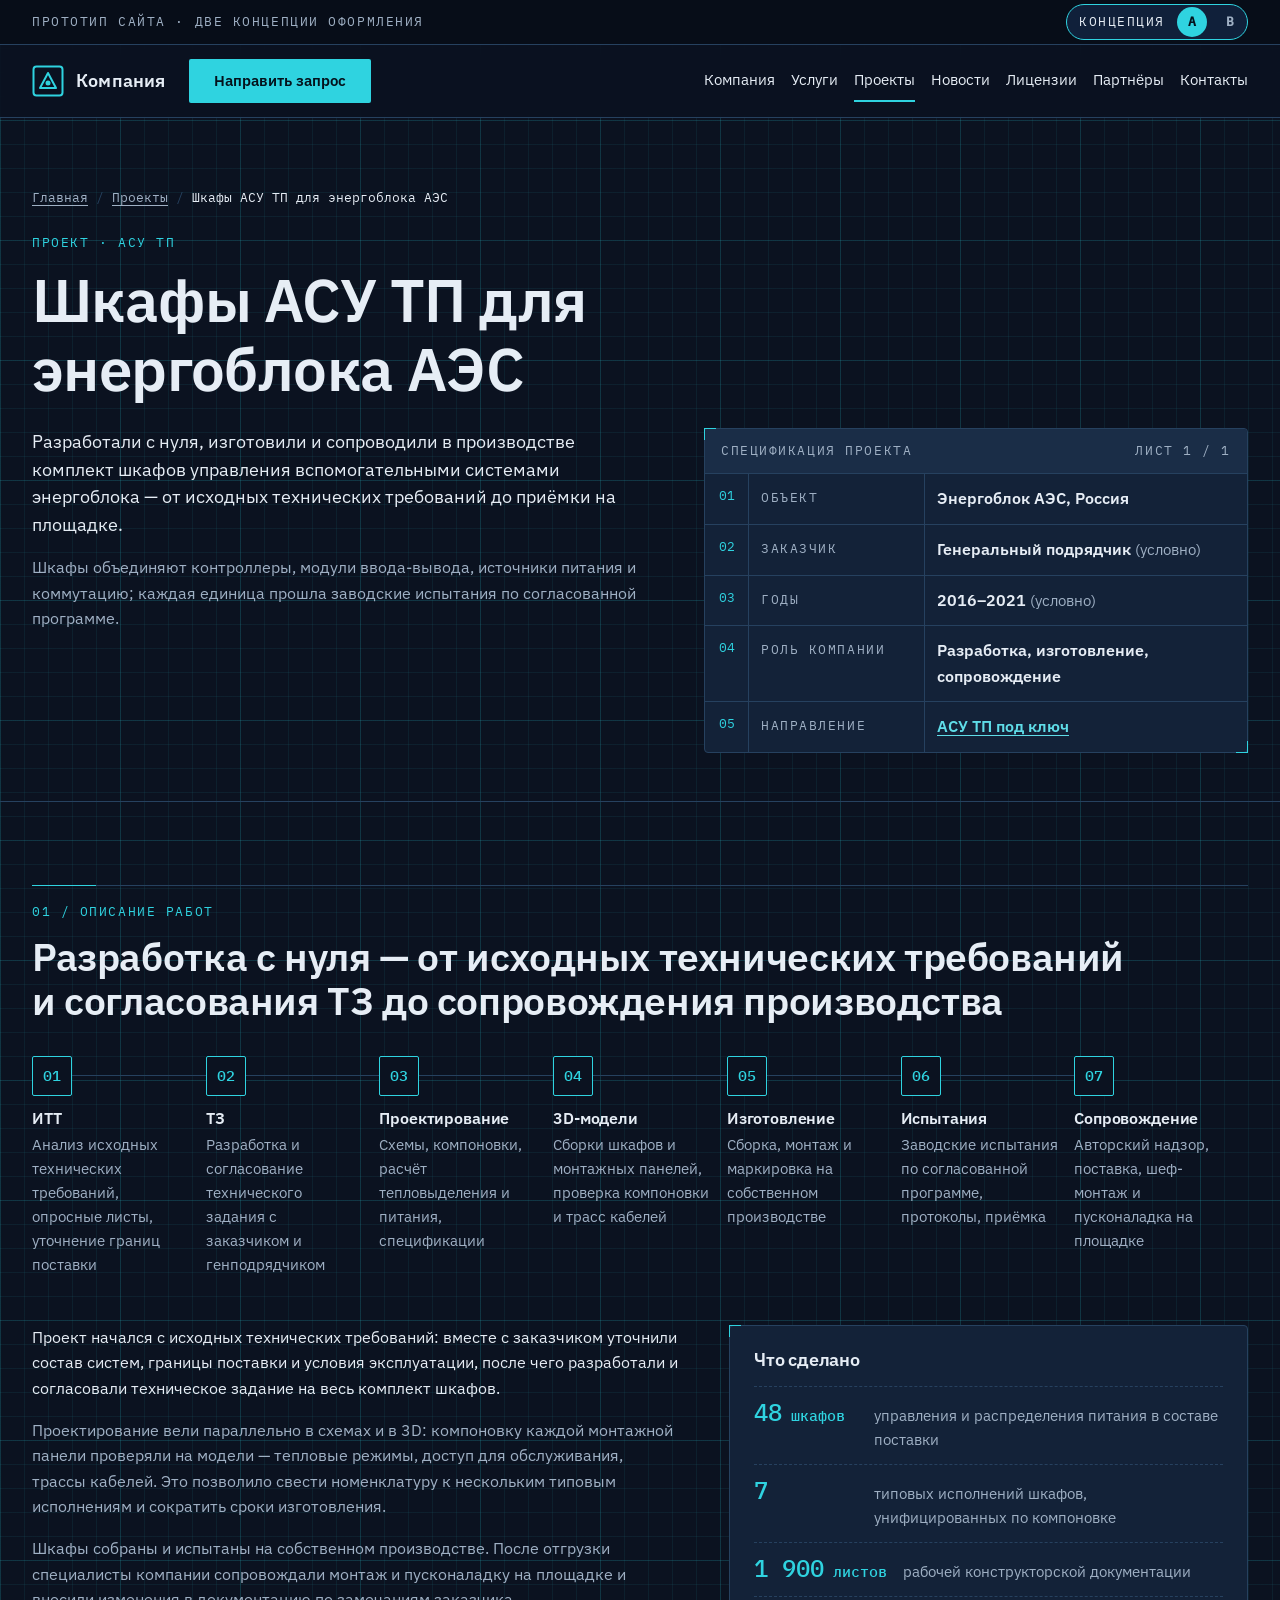
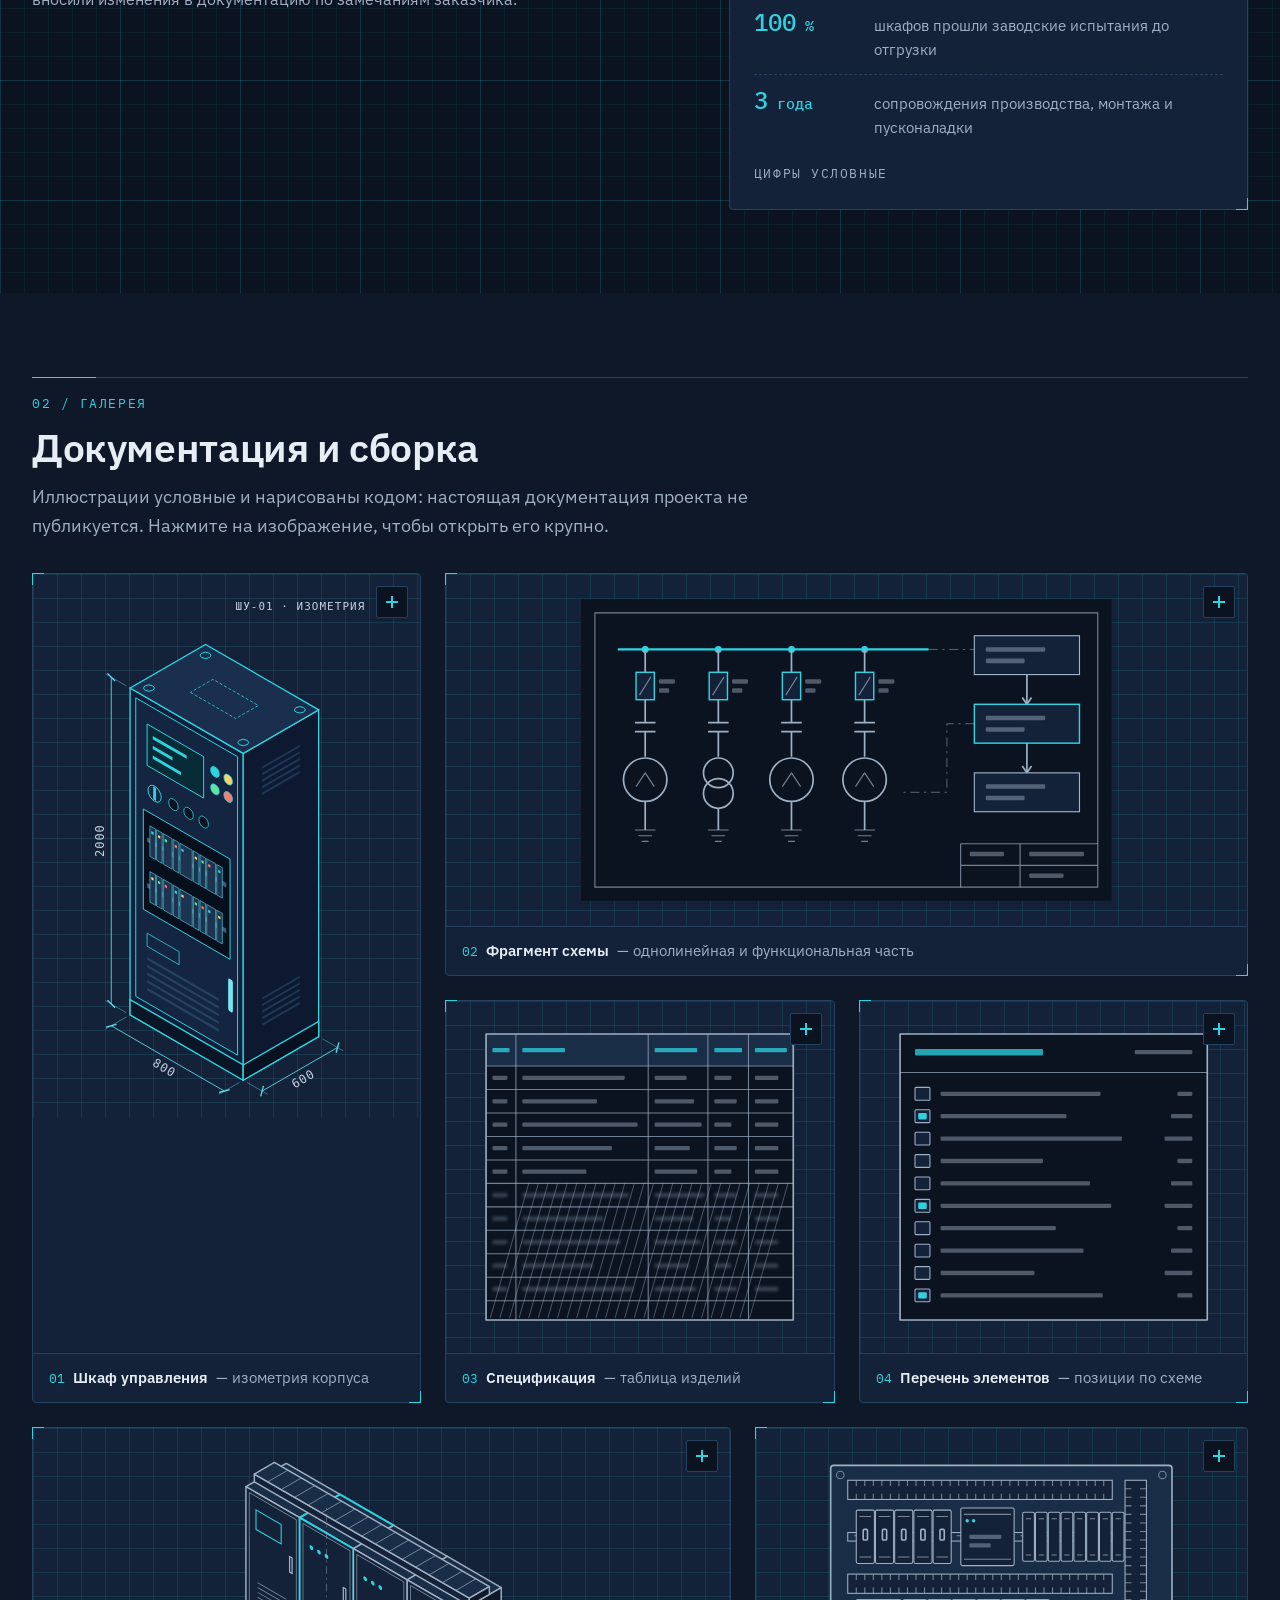
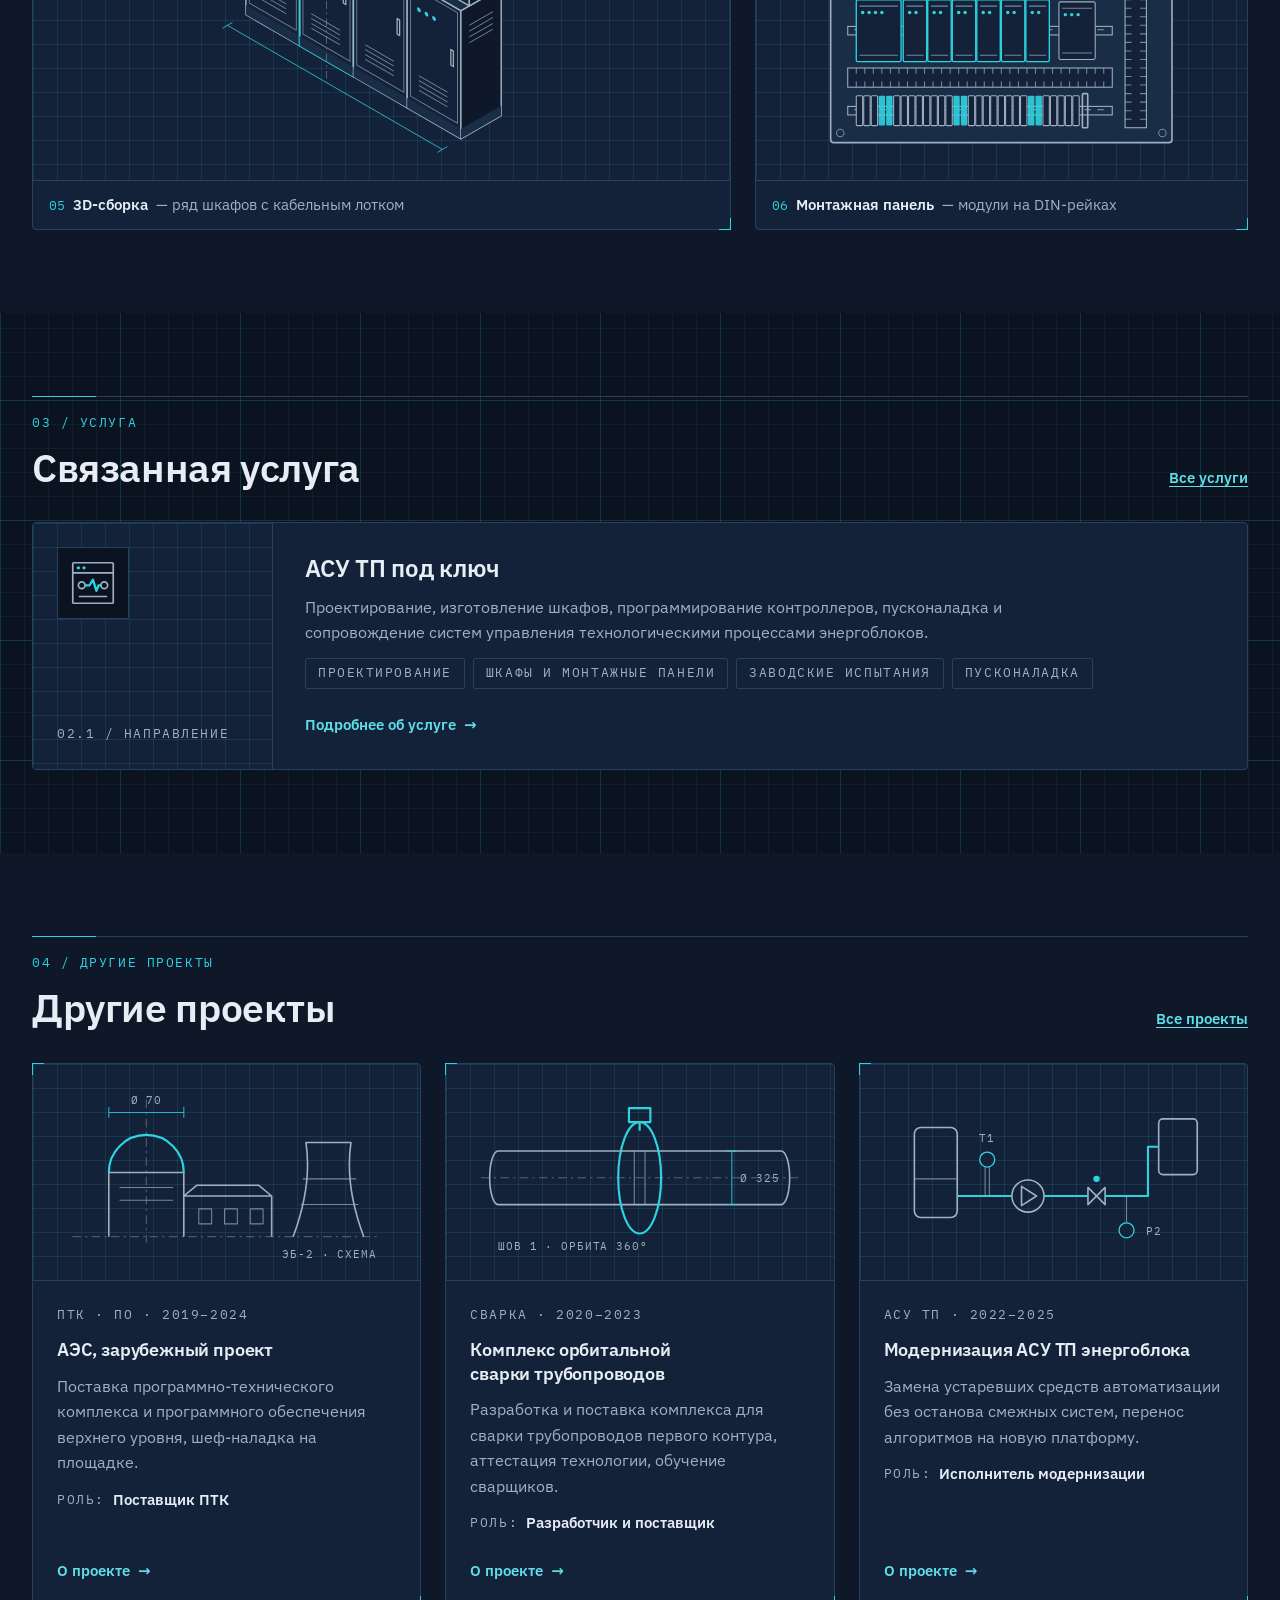
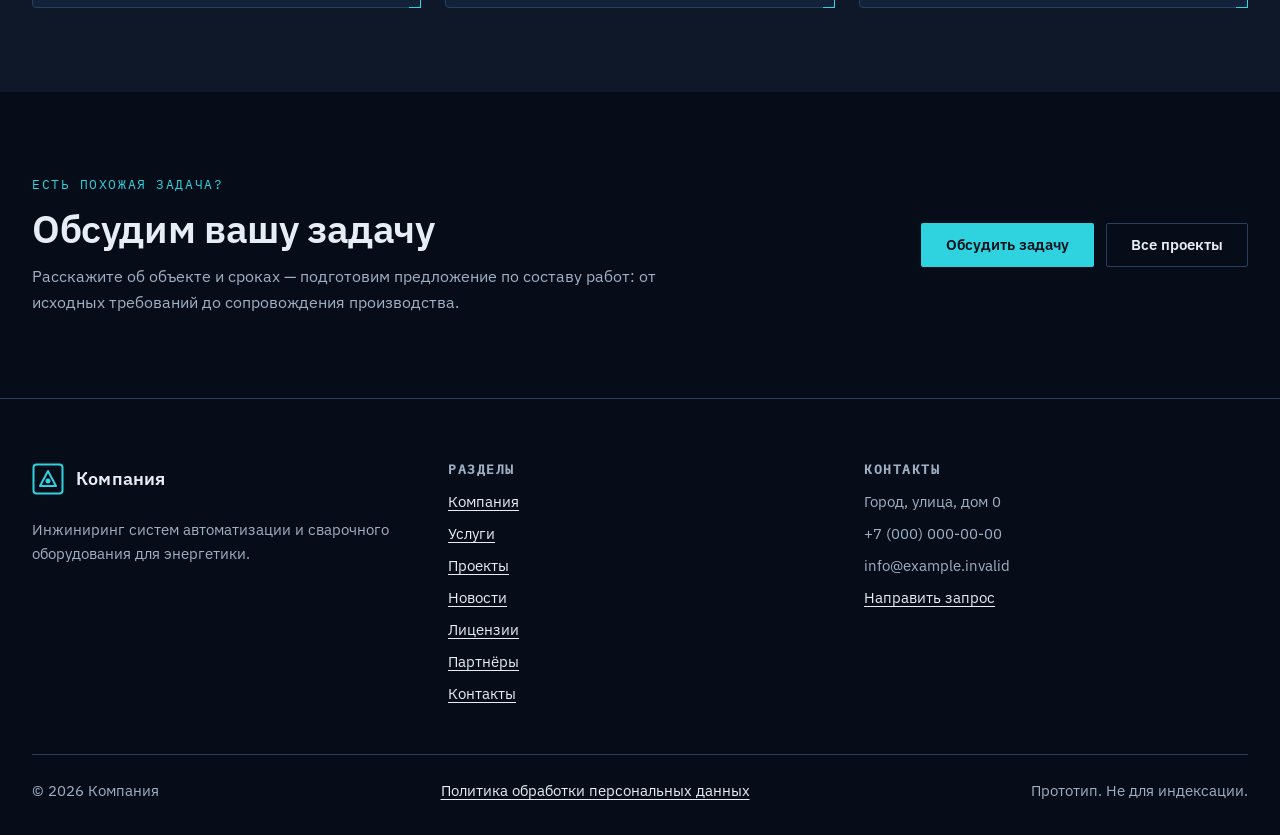
<file: project.html>
<!doctype html>
<html lang="ru" class="no-js" data-concept="a">
<head>
  <meta charset="utf-8">
  <meta name="viewport" content="width=device-width, initial-scale=1">
  <meta name="robots" content="noindex, nofollow">
  <title>Шкафы АСУ ТП для энергоблока АЭС — Проекты — Компания (прототип)</title>
  <meta name="description" content="Проект: разработка, изготовление и сопровождение шкафов АСУ ТП для энергоблока АЭС — этапы работ, спецификация, галерея.">
  <link rel="icon" href="assets/img/favicon.svg" type="image/svg+xml">
  <link rel="stylesheet" href="assets/css/fonts.css">
  <link rel="stylesheet" href="assets/css/tokens.css">
  <link rel="stylesheet" href="assets/css/base.css">
  <link rel="stylesheet" href="assets/css/blocks.css">
  <link rel="stylesheet" href="assets/css/project.css">
  <link rel="stylesheet" href="assets/css/project-b.css">
  <script src="assets/js/concept-init.js"></script>
  <script src="assets/js/main.js" defer></script>
  <script src="assets/js/lightbox.js" defer></script>
</head>
<body>
  <a class="skip-link" href="#main">Перейти к содержанию</a>
  <div class="proto-bar theme-inverse">
    <div class="container proto-bar__inner">
      <p class="proto-bar__note">Прототип<span class="proto-bar__hint"> сайта · две концепции оформления</span></p>
      <button class="concept-switch" type="button" data-concept-toggle hidden aria-label="Концепция A B: переключить оформление">
        <span class="concept-switch__word" aria-hidden="true">Концепция</span>
        <span class="concept-switch__opt is-active" data-concept-opt="a" aria-hidden="true">A</span>
        <span class="concept-switch__opt" data-concept-opt="b" aria-hidden="true">B</span>
      </button>
    </div>
  </div>

  <header class="site-header">
    <div class="container site-header__inner">
      <a class="brand" href="index.html" aria-label="Компания — на главную">
        <svg class="brand__mark" viewBox="0 0 32 32" aria-hidden="true" focusable="false">
          <rect x="1.5" y="1.5" width="29" height="29" rx="3" fill="none" stroke="currentColor" stroke-width="2"/>
          <path d="M8 23 16 8l8 15z" fill="none" stroke="currentColor" stroke-width="2" stroke-linejoin="round"/>
          <circle cx="16" cy="18" r="2.5" fill="currentColor"/>
        </svg>
        <span class="brand__name">Компания</span>
      </a>
      <a class="btn btn--primary site-header__cta" href="contacts.html#request">Направить запрос</a>
      <button class="nav-toggle" type="button" data-nav-toggle aria-expanded="false" aria-controls="site-nav" aria-label="Открыть меню">
        <span class="nav-toggle__icon" aria-hidden="true"></span>
      </button>
      <nav class="site-nav" id="site-nav" aria-label="Основное меню">
        <ul class="site-nav__list">
            <li><a class="site-nav__link" href="company.html">Компания</a></li>
            <li><a class="site-nav__link" href="services.html">Услуги</a></li>
            <li><a class="site-nav__link" href="projects.html" aria-current="true">Проекты</a></li>
            <li><a class="site-nav__link" href="news.html">Новости</a></li>
            <li><a class="site-nav__link" href="licenses.html">Лицензии</a></li>
            <li><a class="site-nav__link" href="partners.html">Партнёры</a></li>
            <li><a class="site-nav__link" href="contacts.html">Контакты</a></li>
        </ul>
      </nav>
    </div>
  </header>

  <main id="main" tabindex="-1">
    <section class="page-head project-head" aria-labelledby="project-title" data-block="project-head">
      <div class="container">
        <nav class="breadcrumbs" aria-label="Навигационная цепочка">
          <ol>
            <li><a href="index.html">Главная</a></li>
            <li><a href="projects.html">Проекты</a></li>
            <li><span aria-current="page">Шкафы АСУ ТП для энергоблока АЭС</span></li>
          </ol>
        </nav>
        <!-- Проект обезличен: объект, заказчик и годы условные. -->
        <span class="eyebrow project-head__eyebrow">Проект · АСУ ТП</span>
        <h1 class="page-head__title" id="project-title">Шкафы АСУ ТП для энергоблока АЭС</h1>
        <div class="project-head__grid">
          <div class="project-head__intro">
            <p class="project-head__lead">Разработали с нуля, изготовили и сопроводили в производстве комплект шкафов управления вспомогательными системами энергоблока — от исходных технических требований до приёмки на площадке.</p>
            <p class="project-head__note">Шкафы объединяют контроллеры, модули ввода-вывода, источники питания и коммутацию; каждая единица прошла заводские испытания по согласованной программе.</p>
          </div>
          <div class="spec frame-ticks" data-block="project-meta">
            <p class="spec__head" aria-hidden="true"><span>Спецификация проекта</span><span>Лист 1 / 1</span></p>
            <dl class="spec__list">
              <div class="spec__row"><span class="spec__no" aria-hidden="true">01</span><dt>Объект</dt><dd>Энергоблок АЭС, Россия</dd></div>
              <div class="spec__row"><span class="spec__no" aria-hidden="true">02</span><dt>Заказчик</dt><dd>Генеральный подрядчик <span class="spec__hint">(условно)</span></dd></div>
              <div class="spec__row"><span class="spec__no" aria-hidden="true">03</span><dt>Годы</dt><dd>2016–2021 <span class="spec__hint">(условно)</span></dd></div>
              <div class="spec__row"><span class="spec__no" aria-hidden="true">04</span><dt>Роль компании</dt><dd>Разработка, изготовление, сопровождение</dd></div>
              <div class="spec__row"><span class="spec__no" aria-hidden="true">05</span><dt>Направление</dt><dd><a href="services.html">АСУ ТП под ключ</a></dd></div>
            </dl>
          </div>
        </div>
      </div>
    </section>
    <section class="section" id="scope" aria-labelledby="scope-title" data-block="scope">
      <div class="container">
        <div class="section__head">
          <span class="eyebrow" data-b-text="Описание работ">01 / Описание работ</span>
          <h2 id="scope-title">Разработка с нуля — от исходных технических требований и согласования ТЗ до сопровождения производства</h2>
        </div>
        <ol class="stages" role="list" aria-label="Этапы работ">
          <li class="stages__item">
            <span class="stages__no" aria-hidden="true">01</span>
            <h3 class="stages__title"><span class="visually-hidden">Этап 1. </span>ИТТ</h3>
            <p class="stages__text">Анализ исходных технических требований, опросные листы, уточнение границ поставки</p>
          </li>
          <li class="stages__item">
            <span class="stages__no" aria-hidden="true">02</span>
            <h3 class="stages__title"><span class="visually-hidden">Этап 2. </span>ТЗ</h3>
            <p class="stages__text">Разработка и согласование технического задания с заказчиком и генподрядчиком</p>
          </li>
          <li class="stages__item">
            <span class="stages__no" aria-hidden="true">03</span>
            <h3 class="stages__title"><span class="visually-hidden">Этап 3. </span>Проектирование</h3>
            <p class="stages__text">Схемы, компоновки, расчёт тепловыделения и питания, спецификации</p>
          </li>
          <li class="stages__item">
            <span class="stages__no" aria-hidden="true">04</span>
            <h3 class="stages__title"><span class="visually-hidden">Этап 4. </span>3D-модели</h3>
            <p class="stages__text">Сборки шкафов и монтажных панелей, проверка компоновки и трасс кабелей</p>
          </li>
          <li class="stages__item">
            <span class="stages__no" aria-hidden="true">05</span>
            <h3 class="stages__title"><span class="visually-hidden">Этап 5. </span>Изготовление</h3>
            <p class="stages__text">Сборка, монтаж и маркировка на собственном производстве</p>
          </li>
          <li class="stages__item">
            <span class="stages__no" aria-hidden="true">06</span>
            <h3 class="stages__title"><span class="visually-hidden">Этап 6. </span>Испытания</h3>
            <p class="stages__text">Заводские испытания по согласованной программе, протоколы, приёмка</p>
          </li>
          <li class="stages__item">
            <span class="stages__no" aria-hidden="true">07</span>
            <h3 class="stages__title"><span class="visually-hidden">Этап 7. </span>Сопровождение</h3>
            <p class="stages__text">Авторский надзор, поставка, шеф-монтаж и пусконаладка на площадке</p>
          </li>
        </ol>
        <div class="scope">
          <div class="scope__text">
            <p>Проект начался с исходных технических требований: вместе с заказчиком уточнили состав систем, границы поставки и условия эксплуатации, после чего разработали и согласовали техническое задание на весь комплект шкафов.</p>
            <p>Проектирование вели параллельно в схемах и в 3D: компоновку каждой монтажной панели проверяли на модели — тепловые режимы, доступ для обслуживания, трассы кабелей. Это позволило свести номенклатуру к нескольким типовым исполнениям и сократить сроки изготовления.</p>
            <p>Шкафы собраны и испытаны на собственном производстве. После отгрузки специалисты компании сопровождали монтаж и пусконаладку на площадке и вносили изменения в документацию по замечаниям заказчика.</p>
          </div>
          <div class="done frame-ticks">
            <h3 class="done__title">Что сделано</h3>
            <!-- Цифры условные (рыба). -->
            <ul class="done__list" role="list">
              <li class="done__item">
                <span class="done__value">48<span class="done__unit"> шкафов</span></span>
                <span class="done__label">управления и распределения питания в составе поставки</span>
              </li>
              <li class="done__item">
                <span class="done__value">7</span>
                <span class="done__label">типовых исполнений шкафов, унифицированных по компоновке</span>
              </li>
              <li class="done__item">
                <span class="done__value">1 900<span class="done__unit"> листов</span></span>
                <span class="done__label">рабочей конструкторской документации</span>
              </li>
              <li class="done__item">
                <span class="done__value">100<span class="done__unit"> %</span></span>
                <span class="done__label">шкафов прошли заводские испытания до отгрузки</span>
              </li>
              <li class="done__item">
                <span class="done__value">3<span class="done__unit"> года</span></span>
                <span class="done__label">сопровождения производства, монтажа и пусконаладки</span>
              </li>
            </ul>
            <p class="done__note label">Цифры условные</p>
          </div>
        </div>
      </div>
    </section>
    <section class="section section--alt" id="gallery" aria-labelledby="gallery-title" data-block="gallery">
      <div class="container">
        <div class="section__head">
          <span class="eyebrow" data-b-text="Галерея">02 / Галерея</span>
          <h2 id="gallery-title">Документация и сборка</h2>
          <p class="section__lead">Иллюстрации условные и нарисованы кодом: настоящая документация проекта не публикуется. Нажмите на изображение, чтобы открыть его крупно.</p>
        </div>
        <ul class="gallery" role="list" data-lightbox>
          <li class="gallery__item gallery__item--cabinet">
            <figure class="gallery__figure frame-ticks">
              <button class="gallery__open" type="button" data-lightbox-item aria-haspopup="dialog" aria-label="Открыть крупно: Шкаф управления, изометрия корпуса">
                <span class="gallery__media grid-surface">
                <!-- One drawing per concept (assets/img, tools/gen_art.py); CSS shows the active one -->
                <img class="only-a" src="assets/img/cabinet-a.svg" width="270" height="470" loading="lazy" decoding="async" alt="Условная изометрия шкафа управления с размерами: корпус, дверь с панелью оператора, индикаторы и модули на DIN-рейках">
                <img class="only-b" src="assets/img/cabinet-b.svg" width="270" height="470" loading="lazy" decoding="async" alt="Условная изометрия шкафа управления: корпус, дверь с панелью оператора, индикаторы и модули на DIN-рейках">
                </span>
                <span class="gallery__zoom" aria-hidden="true"></span>
              </button>
              <figcaption class="gallery__caption"><span class="gallery__no" aria-hidden="true">01</span><span class="gallery__title">Шкаф управления</span> <span class="gallery__sub">— изометрия корпуса</span></figcaption>
            </figure>
          </li>
          <li class="gallery__item gallery__item--schema">
            <figure class="gallery__figure frame-ticks">
              <button class="gallery__open" type="button" data-lightbox-item aria-haspopup="dialog" aria-label="Открыть крупно: Фрагмент схемы, однолинейная и функциональная часть">
                <span class="gallery__media grid-surface">
                <!-- gen:schema -->
                <svg class="art" viewBox="0 0 480 280" role="img" aria-label="Фрагмент условной однолинейной и функциональной схемы: шина, фидеры с аппаратами защиты, функциональные блоки. Обозначения нечитаемые" focusable="false">
                  <rect class="art__sheet" x="8" y="8" width="464" height="264"/>
                  <path class="cover__thin" d="M20 20h440v240H20z"/>
                  <path class="cover__line cover__line--accent" d="M40 52h272"/>
                  <circle class="cover__dot" cx="64" cy="52" r="3"/>
                  <path class="cover__line" d="M64 52v20M64 96v20"/>
                  <rect class="cover__node" x="56" y="72" width="16" height="24"/>
                  <path class="cover__thin" d="M59 92l10-16"/>
                  <path class="cover__line" d="M55 116h18M55 124h18M64 124v22"/>
                  <rect class="art__bar" x="76" y="78" width="14" height="4" rx="1"/>
                  <rect class="art__bar" x="76" y="86" width="9" height="4" rx="1"/>
                  <circle class="cover__line" cx="64" cy="166" r="19"/>
                  <path class="cover__thin" d="M56 172l8-12 8 12"/>
                  <path class="cover__line" d="M64 185v25"/>
                  <path class="cover__thin" d="M55 210h18M58 215h12M61 220h6"/>
                  <circle class="cover__dot" cx="128" cy="52" r="3"/>
                  <path class="cover__line" d="M128 52v20M128 96v20"/>
                  <rect class="cover__node" x="120" y="72" width="16" height="24"/>
                  <path class="cover__thin" d="M123 92l10-16"/>
                  <path class="cover__line" d="M119 116h18M119 124h18M128 124v22"/>
                  <rect class="art__bar" x="140" y="78" width="14" height="4" rx="1"/>
                  <rect class="art__bar" x="140" y="86" width="9" height="4" rx="1"/>
                  <circle class="cover__line" cx="128" cy="160" r="13"/>
                  <circle class="cover__line" cx="128" cy="178" r="13"/>
                  <path class="cover__line" d="M128 191v19"/>
                  <path class="cover__thin" d="M119 210h18M122 215h12M125 220h6"/>
                  <circle class="cover__dot" cx="192" cy="52" r="3"/>
                  <path class="cover__line" d="M192 52v20M192 96v20"/>
                  <rect class="cover__node" x="184" y="72" width="16" height="24"/>
                  <path class="cover__thin" d="M187 92l10-16"/>
                  <path class="cover__line" d="M183 116h18M183 124h18M192 124v22"/>
                  <rect class="art__bar" x="204" y="78" width="14" height="4" rx="1"/>
                  <rect class="art__bar" x="204" y="86" width="9" height="4" rx="1"/>
                  <circle class="cover__line" cx="192" cy="166" r="19"/>
                  <path class="cover__thin" d="M184 172l8-12 8 12"/>
                  <path class="cover__line" d="M192 185v25"/>
                  <path class="cover__thin" d="M183 210h18M186 215h12M189 220h6"/>
                  <circle class="cover__dot" cx="256" cy="52" r="3"/>
                  <path class="cover__line" d="M256 52v20M256 96v20"/>
                  <rect class="cover__node" x="248" y="72" width="16" height="24"/>
                  <path class="cover__thin" d="M251 92l10-16"/>
                  <path class="cover__line" d="M247 116h18M247 124h18M256 124v22"/>
                  <rect class="art__bar" x="268" y="78" width="14" height="4" rx="1"/>
                  <rect class="art__bar" x="268" y="86" width="9" height="4" rx="1"/>
                  <circle class="cover__line" cx="256" cy="166" r="19"/>
                  <path class="cover__thin" d="M248 172l8-12 8 12"/>
                  <path class="cover__line" d="M256 185v25"/>
                  <path class="cover__thin" d="M247 210h18M250 215h12M253 220h6"/>
                  <rect class="art__module" x="352" y="40" width="92" height="34"/>
                  <rect class="art__bar" x="362" y="50" width="52" height="4" rx="1"/>
                  <rect class="art__bar" x="362" y="60" width="34" height="4" rx="1"/>
                  <path class="cover__line" d="M398.0 74v26"/>
                  <path class="cover__line" d="M394.0 94l4 6 4-6"/>
                  <rect class="cover__node" x="352" y="100" width="92" height="34"/>
                  <rect class="art__bar" x="362" y="110" width="52" height="4" rx="1"/>
                  <rect class="art__bar" x="362" y="120" width="34" height="4" rx="1"/>
                  <path class="cover__line" d="M398.0 134v26"/>
                  <path class="cover__line" d="M394.0 154l4 6 4-6"/>
                  <rect class="art__module" x="352" y="160" width="92" height="34"/>
                  <rect class="art__bar" x="362" y="170" width="52" height="4" rx="1"/>
                  <rect class="art__bar" x="362" y="180" width="34" height="4" rx="1"/>
                  <path class="cover__axis" d="M312 52h40M352 117h-24v60H286"/>
                  <path class="cover__thin" d="M340 222h120M340 222v38M392 222v38M340 241h120"/>
                  <rect class="art__bar" x="348" y="229" width="30" height="4" rx="1"/>
                  <rect class="art__bar" x="400" y="229" width="48" height="4" rx="1"/>
                  <rect class="art__bar" x="400" y="248" width="30" height="4" rx="1"/>
                </svg>
                <!-- /gen:schema -->
                </span>
                <span class="gallery__zoom" aria-hidden="true"></span>
              </button>
              <figcaption class="gallery__caption"><span class="gallery__no" aria-hidden="true">02</span><span class="gallery__title">Фрагмент схемы</span> <span class="gallery__sub">— однолинейная и функциональная часть</span></figcaption>
            </figure>
          </li>
          <li class="gallery__item gallery__item--spec">
            <figure class="gallery__figure frame-ticks">
              <button class="gallery__open" type="button" data-lightbox-item aria-haspopup="dialog" aria-label="Открыть крупно: Спецификация, таблица изделий">
                <span class="gallery__media grid-surface">
                <!-- gen:spec -->
                <svg class="art" viewBox="0 0 320 300" role="img" aria-label="Условная спецификация: таблица с полосами-заглушками вместо текста, нижняя часть заштрихована" focusable="false">
                  <rect class="art__sheet" x="16" y="16" width="288" height="268"/>
                  <rect class="art__fill" x="16" y="16" width="288" height="30"/>
                  <rect class="cover__line" x="16" y="16" width="288" height="268"/>
                  <path class="cover__thin" d="M44 16V284M168 16V284M224 16V284M262 16V284"/>
                  <path class="cover__thin" d="M16 46H304M16 68H304M16 90H304M16 112H304M16 134H304M16 156H304M16 178H304M16 200H304M16 222H304M16 244H304M16 266H304"/>
                  <rect class="art__bar art__bar--accent" x="22" y="29" width="16" height="4" rx="1"/>
                  <rect class="art__bar art__bar--accent" x="50" y="29" width="40" height="4" rx="1"/>
                  <rect class="art__bar art__bar--accent" x="174" y="29" width="40" height="4" rx="1"/>
                  <rect class="art__bar art__bar--accent" x="230" y="29" width="26" height="4" rx="1"/>
                  <rect class="art__bar art__bar--accent" x="268" y="29" width="30" height="4" rx="1"/>
                  <rect class="art__bar" x="22" y="55" width="14" height="4" rx="1"/>
                  <rect class="art__bar" x="50" y="55" width="96" height="4" rx="1"/>
                  <rect class="art__bar" x="174" y="55" width="30" height="4" rx="1"/>
                  <rect class="art__bar" x="230" y="55" width="16" height="4" rx="1"/>
                  <rect class="art__bar" x="268" y="55" width="22" height="4" rx="1"/>
                  <rect class="art__bar" x="22" y="77" width="14" height="4" rx="1"/>
                  <rect class="art__bar" x="50" y="77" width="70" height="4" rx="1"/>
                  <rect class="art__bar" x="174" y="77" width="37" height="4" rx="1"/>
                  <rect class="art__bar" x="230" y="77" width="21" height="4" rx="1"/>
                  <rect class="art__bar" x="268" y="77" width="22" height="4" rx="1"/>
                  <rect class="art__bar" x="22" y="99" width="14" height="4" rx="1"/>
                  <rect class="art__bar" x="50" y="99" width="108" height="4" rx="1"/>
                  <rect class="art__bar" x="174" y="99" width="44" height="4" rx="1"/>
                  <rect class="art__bar" x="230" y="99" width="16" height="4" rx="1"/>
                  <rect class="art__bar" x="268" y="99" width="22" height="4" rx="1"/>
                  <rect class="art__bar" x="22" y="121" width="14" height="4" rx="1"/>
                  <rect class="art__bar" x="50" y="121" width="84" height="4" rx="1"/>
                  <rect class="art__bar" x="174" y="121" width="33" height="4" rx="1"/>
                  <rect class="art__bar" x="230" y="121" width="21" height="4" rx="1"/>
                  <rect class="art__bar" x="268" y="121" width="22" height="4" rx="1"/>
                  <rect class="art__bar" x="22" y="143" width="14" height="4" rx="1"/>
                  <rect class="art__bar" x="50" y="143" width="60" height="4" rx="1"/>
                  <rect class="art__bar" x="174" y="143" width="40" height="4" rx="1"/>
                  <rect class="art__bar" x="230" y="143" width="16" height="4" rx="1"/>
                  <rect class="art__bar" x="268" y="143" width="22" height="4" rx="1"/>
                  <rect class="art__bar art__blur" x="22" y="165" width="14" height="4" rx="1"/>
                  <rect class="art__bar art__blur" x="50" y="165" width="100" height="4" rx="1"/>
                  <rect class="art__bar art__blur" x="174" y="165" width="47" height="4" rx="1"/>
                  <rect class="art__bar art__blur" x="230" y="165" width="21" height="4" rx="1"/>
                  <rect class="art__bar art__blur" x="268" y="165" width="22" height="4" rx="1"/>
                  <rect class="art__bar art__blur" x="22" y="187" width="14" height="4" rx="1"/>
                  <rect class="art__bar art__blur" x="50" y="187" width="76" height="4" rx="1"/>
                  <rect class="art__bar art__blur" x="174" y="187" width="36" height="4" rx="1"/>
                  <rect class="art__bar art__blur" x="230" y="187" width="16" height="4" rx="1"/>
                  <rect class="art__bar art__blur" x="268" y="187" width="22" height="4" rx="1"/>
                  <rect class="art__bar art__blur" x="22" y="209" width="14" height="4" rx="1"/>
                  <rect class="art__bar art__blur" x="50" y="209" width="92" height="4" rx="1"/>
                  <rect class="art__bar art__blur" x="174" y="209" width="43" height="4" rx="1"/>
                  <rect class="art__bar art__blur" x="230" y="209" width="21" height="4" rx="1"/>
                  <rect class="art__bar art__blur" x="268" y="209" width="22" height="4" rx="1"/>
                  <rect class="art__bar art__blur" x="22" y="231" width="14" height="4" rx="1"/>
                  <rect class="art__bar art__blur" x="50" y="231" width="66" height="4" rx="1"/>
                  <rect class="art__bar art__blur" x="174" y="231" width="32" height="4" rx="1"/>
                  <rect class="art__bar art__blur" x="230" y="231" width="16" height="4" rx="1"/>
                  <rect class="art__bar art__blur" x="268" y="231" width="22" height="4" rx="1"/>
                  <rect class="art__bar art__blur" x="22" y="253" width="14" height="4" rx="1"/>
                  <rect class="art__bar art__blur" x="50" y="253" width="104" height="4" rx="1"/>
                  <rect class="art__bar art__blur" x="174" y="253" width="39" height="4" rx="1"/>
                  <rect class="art__bar art__blur" x="230" y="253" width="21" height="4" rx="1"/>
                  <rect class="art__bar art__blur" x="268" y="253" width="22" height="4" rx="1"/>
                  <path class="art__hatch" d="M20 282l36-126M29 282l36-126M38 282l36-126M47 282l36-126M56 282l36-126M65 282l36-126M74 282l36-126M83 282l36-126M92 282l36-126M101 282l36-126M110 282l36-126M119 282l36-126M128 282l36-126M137 282l36-126M146 282l36-126M155 282l36-126M164 282l36-126M173 282l36-126M182 282l36-126M191 282l36-126M200 282l36-126M209 282l36-126M218 282l36-126M227 282l36-126M236 282l36-126M245 282l36-126M254 282l36-126M263 282l36-126"/>
                </svg>
                <!-- /gen:spec -->
                </span>
                <span class="gallery__zoom" aria-hidden="true"></span>
              </button>
              <figcaption class="gallery__caption"><span class="gallery__no" aria-hidden="true">03</span><span class="gallery__title">Спецификация</span> <span class="gallery__sub">— таблица изделий</span></figcaption>
            </figure>
          </li>
          <li class="gallery__item gallery__item--list">
            <figure class="gallery__figure frame-ticks">
              <button class="gallery__open" type="button" data-lightbox-item aria-haspopup="dialog" aria-label="Открыть крупно: Перечень элементов, позиции по схеме">
                <span class="gallery__media grid-surface">
                <!-- gen:list -->
                <svg class="art" viewBox="0 0 320 300" role="img" aria-label="Условный перечень: строки-заглушки с номерами позиций без читаемого текста" focusable="false">
                  <rect class="art__sheet" x="16" y="16" width="288" height="268"/>
                  <rect class="cover__line" x="16" y="16" width="288" height="268"/>
                  <path class="cover__thin" d="M16 52h288"/>
                  <rect class="art__bar art__bar--accent" x="30" y="30" width="120" height="6" rx="1"/>
                  <rect class="art__bar" x="236" y="31" width="54" height="4" rx="1"/>
                  <rect class="art__module" x="30" y="66" width="14" height="12" rx="1"/>
                  <rect class="art__bar" x="54" y="70" width="150" height="4" rx="1"/>
                  <rect class="art__bar" x="276" y="70" width="14" height="4" rx="1"/>
                  <rect class="art__module" x="30" y="87" width="14" height="12" rx="1"/>
                  <rect class="art__bar" x="54" y="91" width="118" height="4" rx="1"/>
                  <rect class="art__bar" x="270" y="91" width="20" height="4" rx="1"/>
                  <rect class="cover__dot" x="33" y="90" width="8" height="6" rx="1"/>
                  <rect class="art__module" x="30" y="108" width="14" height="12" rx="1"/>
                  <rect class="art__bar" x="54" y="112" width="170" height="4" rx="1"/>
                  <rect class="art__bar" x="264" y="112" width="26" height="4" rx="1"/>
                  <rect class="art__module" x="30" y="129" width="14" height="12" rx="1"/>
                  <rect class="art__bar" x="54" y="133" width="96" height="4" rx="1"/>
                  <rect class="art__bar" x="276" y="133" width="14" height="4" rx="1"/>
                  <rect class="art__module" x="30" y="150" width="14" height="12" rx="1"/>
                  <rect class="art__bar" x="54" y="154" width="140" height="4" rx="1"/>
                  <rect class="art__bar" x="270" y="154" width="20" height="4" rx="1"/>
                  <rect class="art__module" x="30" y="171" width="14" height="12" rx="1"/>
                  <rect class="art__bar" x="54" y="175" width="160" height="4" rx="1"/>
                  <rect class="art__bar" x="264" y="175" width="26" height="4" rx="1"/>
                  <rect class="cover__dot" x="33" y="174" width="8" height="6" rx="1"/>
                  <rect class="art__module" x="30" y="192" width="14" height="12" rx="1"/>
                  <rect class="art__bar" x="54" y="196" width="108" height="4" rx="1"/>
                  <rect class="art__bar" x="276" y="196" width="14" height="4" rx="1"/>
                  <rect class="art__module" x="30" y="213" width="14" height="12" rx="1"/>
                  <rect class="art__bar" x="54" y="217" width="134" height="4" rx="1"/>
                  <rect class="art__bar" x="270" y="217" width="20" height="4" rx="1"/>
                  <rect class="art__module" x="30" y="234" width="14" height="12" rx="1"/>
                  <rect class="art__bar" x="54" y="238" width="88" height="4" rx="1"/>
                  <rect class="art__bar" x="264" y="238" width="26" height="4" rx="1"/>
                  <rect class="art__module" x="30" y="255" width="14" height="12" rx="1"/>
                  <rect class="art__bar" x="54" y="259" width="152" height="4" rx="1"/>
                  <rect class="art__bar" x="276" y="259" width="14" height="4" rx="1"/>
                  <rect class="cover__dot" x="33" y="258" width="8" height="6" rx="1"/>
                </svg>
                <!-- /gen:list -->
                </span>
                <span class="gallery__zoom" aria-hidden="true"></span>
              </button>
              <figcaption class="gallery__caption"><span class="gallery__no" aria-hidden="true">04</span><span class="gallery__title">Перечень элементов</span> <span class="gallery__sub">— позиции по схеме</span></figcaption>
            </figure>
          </li>
          <li class="gallery__item gallery__item--assembly">
            <figure class="gallery__figure frame-ticks">
              <button class="gallery__open" type="button" data-lightbox-item aria-haspopup="dialog" aria-label="Открыть крупно: 3D-сборка, ряд шкафов с кабельным лотком">
                <span class="gallery__media grid-surface">
                <!-- gen:assembly -->
                <svg class="art" viewBox="0 0 480 330" role="img" aria-label="Условная 3D-сборка: изометрия ряда из четырёх шкафов с кабельным лотком сверху, один шкаф выделен" focusable="false">
                  <path class="cover__dim" d="M80.9 187L302.6 315"/>
                  <path class="cover__dim" d="M86.1 184L75.8 190"/>
                  <path class="cover__dim" d="M307.8 312L297.5 318"/>
                  <polygon class="art__fill cover__line" points="100,44 155.4,76 197,52 141.6,20"/>
                  <polygon class="art__face cover__line" points="100,176 155.4,208 155.4,76 100,44"/>
                  <g transform="matrix(0.8660254 0.5 0 1 100 44)">
                    <rect class="cover__thin" x="4" y="4" width="56" height="114"/>
                    <rect class="art__fill" x="0" y="122" width="64" height="10"/>
                    <rect class="cover__line" x="52" y="46" width="3" height="16"/>
                    <rect class="cover__node" x="12" y="18" width="30" height="20"/>
                    <path class="cover__thin" d="M14 92h34M14 97h34M14 102h34M14 107h34"/>
                  </g>
                  <polygon class="art__fill cover__line cover__line--accent" points="155.4,76 210.9,108 252.4,84 197,52"/>
                  <polygon class="art__face cover__line cover__line--accent" points="155.4,208 210.9,240 210.9,108 155.4,76"/>
                  <g transform="matrix(0.8660254 0.5 0 1 155.4 76)">
                    <rect class="cover__thin" x="4" y="4" width="56" height="114"/>
                    <rect class="art__fill" x="0" y="122" width="64" height="10"/>
                    <rect class="cover__line" x="52" y="46" width="3" height="16"/>
                    <circle class="cover__dot" cx="14" cy="24" r="2.2"/><circle class="cover__dot" cx="23" cy="24" r="2.2"/><circle class="cover__dot" cx="32" cy="24" r="2.2"/>
                    <path class="cover__thin" d="M14 92h34M14 97h34M14 102h34M14 107h34"/>
                  </g>
                  <polygon class="art__fill cover__line" points="210.9,108 266.3,140 307.8,116 252.4,84"/>
                  <polygon class="art__face cover__line" points="210.9,240 266.3,272 266.3,140 210.9,108"/>
                  <g transform="matrix(0.8660254 0.5 0 1 210.9 108)">
                    <rect class="cover__thin" x="4" y="4" width="56" height="114"/>
                    <rect class="art__fill" x="0" y="122" width="64" height="10"/>
                    <rect class="cover__line" x="52" y="46" width="3" height="16"/>
                    <circle class="cover__dot" cx="14" cy="24" r="2.2"/><circle class="cover__dot" cx="23" cy="24" r="2.2"/><circle class="cover__dot" cx="32" cy="24" r="2.2"/>
                    <path class="cover__thin" d="M14 92h34M14 97h34M14 102h34M14 107h34"/>
                  </g>
                  <polygon class="art__fill cover__line" points="266.3,140 321.7,172 363.3,148 307.8,116"/>
                  <polygon class="art__face cover__line" points="266.3,272 321.7,304 321.7,172 266.3,140"/>
                  <g transform="matrix(0.8660254 0.5 0 1 266.3 140)">
                    <rect class="cover__thin" x="4" y="4" width="56" height="114"/>
                    <rect class="art__fill" x="0" y="122" width="64" height="10"/>
                    <rect class="cover__line" x="52" y="46" width="3" height="16"/>
                    <circle class="cover__dot" cx="14" cy="24" r="2.2"/><circle class="cover__dot" cx="23" cy="24" r="2.2"/><circle class="cover__dot" cx="32" cy="24" r="2.2"/>
                    <path class="cover__thin" d="M14 92h34M14 97h34M14 102h34M14 107h34"/>
                  </g>
                  <polygon class="art__side cover__line" points="321.7,304 363.3,280 363.3,148 321.7,172"/>
                  <g transform="matrix(0.8660254 -0.5 0 1 321.7 172)">
                    <rect class="art__fill" x="0" y="122" width="48" height="10"/>
                    <path class="cover__thin" d="M10 20h28M10 26h28M10 32h28M10 38h28"/>
                  </g>
                  <polygon class="art__face cover__line" points="108.7,39 330.4,167 330.4,159 108.7,31"/>
                  <polygon class="art__fill cover__line" points="108.7,31 330.4,159 351.1,147 129.4,19"/>
                  <polygon class="art__side cover__line" points="330.4,167 351.1,155 351.1,147 330.4,159"/>
                  <path class="cover__thin" d="M122.5 39L143.3 27M136.4 47L157.2 35M150.2 55L171 43M164.1 63L184.9 51M177.9 71L198.7 59M191.8 79L212.6 67M205.7 87L226.4 75M219.5 95L240.3 83M233.4 103L254.2 91M247.2 111L268 99M261.1 119L281.9 107M274.9 127L295.7 115M288.8 135L309.6 123M302.6 143L323.4 131M316.5 151L337.3 139"/>
                  <path class="cover__axis" d="M183.1 242L183.1 62"/>
                </svg>
                <!-- /gen:assembly -->
                </span>
                <span class="gallery__zoom" aria-hidden="true"></span>
              </button>
              <figcaption class="gallery__caption"><span class="gallery__no" aria-hidden="true">05</span><span class="gallery__title">3D-сборка</span> <span class="gallery__sub">— ряд шкафов с кабельным лотком</span></figcaption>
            </figure>
          </li>
          <li class="gallery__item gallery__item--panel">
            <figure class="gallery__figure frame-ticks">
              <button class="gallery__open" type="button" data-lightbox-item aria-haspopup="dialog" aria-label="Открыть крупно: Монтажная панель, модули на DIN-рейках">
                <span class="gallery__media grid-surface">
                <!-- gen:panel -->
                <svg class="art" viewBox="0 0 360 300" role="img" aria-label="Условная монтажная панель: автоматы, блок питания, реле, контроллер и модули ввода-вывода на DIN-рейках между кабель-каналами, ряд клемм" focusable="false">
                  <rect class="art__fill" x="20" y="20" width="320" height="260" rx="3"/>
                  <rect class="cover__line" x="20" y="20" width="320" height="260" rx="3"/>
                  <circle class="cover__thin" cx="29" cy="29" r="3.5"/>
                  <circle class="cover__thin" cx="331" cy="29" r="3.5"/>
                  <circle class="cover__thin" cx="29" cy="271" r="3.5"/>
                  <circle class="cover__thin" cx="331" cy="271" r="3.5"/>
                  <rect class="art__module" x="36" y="34" width="248" height="18"/>
                  <path class="cover__thin" d="M44 34v5.3999999999999995M44 52v-5.3999999999999995M52 34v5.3999999999999995M52 52v-5.3999999999999995M60 34v5.3999999999999995M60 52v-5.3999999999999995M68 34v5.3999999999999995M68 52v-5.3999999999999995M76 34v5.3999999999999995M76 52v-5.3999999999999995M84 34v5.3999999999999995M84 52v-5.3999999999999995M92 34v5.3999999999999995M92 52v-5.3999999999999995M100 34v5.3999999999999995M100 52v-5.3999999999999995M108 34v5.3999999999999995M108 52v-5.3999999999999995M116 34v5.3999999999999995M116 52v-5.3999999999999995M124 34v5.3999999999999995M124 52v-5.3999999999999995M132 34v5.3999999999999995M132 52v-5.3999999999999995M140 34v5.3999999999999995M140 52v-5.3999999999999995M148 34v5.3999999999999995M148 52v-5.3999999999999995M156 34v5.3999999999999995M156 52v-5.3999999999999995M164 34v5.3999999999999995M164 52v-5.3999999999999995M172 34v5.3999999999999995M172 52v-5.3999999999999995M180 34v5.3999999999999995M180 52v-5.3999999999999995M188 34v5.3999999999999995M188 52v-5.3999999999999995M196 34v5.3999999999999995M196 52v-5.3999999999999995M204 34v5.3999999999999995M204 52v-5.3999999999999995M212 34v5.3999999999999995M212 52v-5.3999999999999995M220 34v5.3999999999999995M220 52v-5.3999999999999995M228 34v5.3999999999999995M228 52v-5.3999999999999995M236 34v5.3999999999999995M236 52v-5.3999999999999995M244 34v5.3999999999999995M244 52v-5.3999999999999995M252 34v5.3999999999999995M252 52v-5.3999999999999995M260 34v5.3999999999999995M260 52v-5.3999999999999995M268 34v5.3999999999999995M268 52v-5.3999999999999995M276 34v5.3999999999999995M276 52v-5.3999999999999995"/>
                  <rect class="art__module" x="36" y="122" width="248" height="18"/>
                  <path class="cover__thin" d="M44 122v5.3999999999999995M44 140v-5.3999999999999995M52 122v5.3999999999999995M52 140v-5.3999999999999995M60 122v5.3999999999999995M60 140v-5.3999999999999995M68 122v5.3999999999999995M68 140v-5.3999999999999995M76 122v5.3999999999999995M76 140v-5.3999999999999995M84 122v5.3999999999999995M84 140v-5.3999999999999995M92 122v5.3999999999999995M92 140v-5.3999999999999995M100 122v5.3999999999999995M100 140v-5.3999999999999995M108 122v5.3999999999999995M108 140v-5.3999999999999995M116 122v5.3999999999999995M116 140v-5.3999999999999995M124 122v5.3999999999999995M124 140v-5.3999999999999995M132 122v5.3999999999999995M132 140v-5.3999999999999995M140 122v5.3999999999999995M140 140v-5.3999999999999995M148 122v5.3999999999999995M148 140v-5.3999999999999995M156 122v5.3999999999999995M156 140v-5.3999999999999995M164 122v5.3999999999999995M164 140v-5.3999999999999995M172 122v5.3999999999999995M172 140v-5.3999999999999995M180 122v5.3999999999999995M180 140v-5.3999999999999995M188 122v5.3999999999999995M188 140v-5.3999999999999995M196 122v5.3999999999999995M196 140v-5.3999999999999995M204 122v5.3999999999999995M204 140v-5.3999999999999995M212 122v5.3999999999999995M212 140v-5.3999999999999995M220 122v5.3999999999999995M220 140v-5.3999999999999995M228 122v5.3999999999999995M228 140v-5.3999999999999995M236 122v5.3999999999999995M236 140v-5.3999999999999995M244 122v5.3999999999999995M244 140v-5.3999999999999995M252 122v5.3999999999999995M252 140v-5.3999999999999995M260 122v5.3999999999999995M260 140v-5.3999999999999995M268 122v5.3999999999999995M268 140v-5.3999999999999995M276 122v5.3999999999999995M276 140v-5.3999999999999995"/>
                  <rect class="art__module" x="36" y="210" width="248" height="18"/>
                  <path class="cover__thin" d="M44 210v5.3999999999999995M44 228v-5.3999999999999995M52 210v5.3999999999999995M52 228v-5.3999999999999995M60 210v5.3999999999999995M60 228v-5.3999999999999995M68 210v5.3999999999999995M68 228v-5.3999999999999995M76 210v5.3999999999999995M76 228v-5.3999999999999995M84 210v5.3999999999999995M84 228v-5.3999999999999995M92 210v5.3999999999999995M92 228v-5.3999999999999995M100 210v5.3999999999999995M100 228v-5.3999999999999995M108 210v5.3999999999999995M108 228v-5.3999999999999995M116 210v5.3999999999999995M116 228v-5.3999999999999995M124 210v5.3999999999999995M124 228v-5.3999999999999995M132 210v5.3999999999999995M132 228v-5.3999999999999995M140 210v5.3999999999999995M140 228v-5.3999999999999995M148 210v5.3999999999999995M148 228v-5.3999999999999995M156 210v5.3999999999999995M156 228v-5.3999999999999995M164 210v5.3999999999999995M164 228v-5.3999999999999995M172 210v5.3999999999999995M172 228v-5.3999999999999995M180 210v5.3999999999999995M180 228v-5.3999999999999995M188 210v5.3999999999999995M188 228v-5.3999999999999995M196 210v5.3999999999999995M196 228v-5.3999999999999995M204 210v5.3999999999999995M204 228v-5.3999999999999995M212 210v5.3999999999999995M212 228v-5.3999999999999995M220 210v5.3999999999999995M220 228v-5.3999999999999995M228 210v5.3999999999999995M228 228v-5.3999999999999995M236 210v5.3999999999999995M236 228v-5.3999999999999995M244 210v5.3999999999999995M244 228v-5.3999999999999995M252 210v5.3999999999999995M252 228v-5.3999999999999995M260 210v5.3999999999999995M260 228v-5.3999999999999995M268 210v5.3999999999999995M268 228v-5.3999999999999995M276 210v5.3999999999999995M276 228v-5.3999999999999995"/>
                  <rect class="art__module" x="296" y="34" width="20" height="232"/>
                  <path class="cover__thin" d="M296 42h6.0M316 42h-6.0M296 50h6.0M316 50h-6.0M296 58h6.0M316 58h-6.0M296 66h6.0M316 66h-6.0M296 74h6.0M316 74h-6.0M296 82h6.0M316 82h-6.0M296 90h6.0M316 90h-6.0M296 98h6.0M316 98h-6.0M296 106h6.0M316 106h-6.0M296 114h6.0M316 114h-6.0M296 122h6.0M316 122h-6.0M296 130h6.0M316 130h-6.0M296 138h6.0M316 138h-6.0M296 146h6.0M316 146h-6.0M296 154h6.0M316 154h-6.0M296 162h6.0M316 162h-6.0M296 170h6.0M316 170h-6.0M296 178h6.0M316 178h-6.0M296 186h6.0M316 186h-6.0M296 194h6.0M316 194h-6.0M296 202h6.0M316 202h-6.0M296 210h6.0M316 210h-6.0M296 218h6.0M316 218h-6.0M296 226h6.0M316 226h-6.0M296 234h6.0M316 234h-6.0M296 242h6.0M316 242h-6.0M296 250h6.0M316 250h-6.0M296 258h6.0M316 258h-6.0"/>
                  <rect class="art__rail" x="36" y="83" width="248" height="8"/>
                  <path class="cover__thin" d="M42 86h6M54 86h6M66 86h6M78 86h6M90 86h6M102 86h6M114 86h6M126 86h6M138 86h6M150 86h6M162 86h6M174 86h6M186 86h6M198 86h6M210 86h6M222 86h6M234 86h6M246 86h6M258 86h6M270 86h6"/>
                  <rect class="art__module" x="44" y="62" width="17" height="50" rx="1.5"/>
                  <path class="cover__thin" d="M47 68h11M47 106h11"/>
                  <rect class="cover__line" x="50.5" y="80" width="4" height="10" rx="1"/>
                  <rect class="art__module" x="62" y="62" width="17" height="50" rx="1.5"/>
                  <path class="cover__thin" d="M65 68h11M65 106h11"/>
                  <rect class="cover__line" x="68.5" y="80" width="4" height="10" rx="1"/>
                  <rect class="art__module" x="80" y="62" width="17" height="50" rx="1.5"/>
                  <path class="cover__thin" d="M83 68h11M83 106h11"/>
                  <rect class="cover__line" x="86.5" y="80" width="4" height="10" rx="1"/>
                  <rect class="art__module" x="98" y="62" width="17" height="50" rx="1.5"/>
                  <path class="cover__thin" d="M101 68h11M101 106h11"/>
                  <rect class="cover__line" x="104.5" y="80" width="4" height="10" rx="1"/>
                  <rect class="art__module" x="116" y="62" width="17" height="50" rx="1.5"/>
                  <path class="cover__thin" d="M119 68h11M119 106h11"/>
                  <rect class="cover__line" x="122.5" y="80" width="4" height="10" rx="1"/>
                  <rect class="art__module" x="142" y="60" width="50" height="54" rx="1.5"/>
                  <path class="cover__thin" d="M145 66h44M145 108h44"/>
                  <circle class="cover__dot" cx="148" cy="72" r="1.6"/>
                  <circle class="cover__dot" cx="154" cy="72" r="1.6"/>
                  <rect class="art__bar" x="150" y="85" width="30" height="4" rx="1"/>
                  <rect class="art__bar" x="150" y="93" width="20" height="4" rx="1"/>
                  <rect class="art__module" x="200" y="64" width="11" height="46" rx="1.5"/>
                  <path class="cover__thin" d="M203 70h5M203 104h5"/>
                  <rect class="art__module" x="212" y="64" width="11" height="46" rx="1.5"/>
                  <path class="cover__thin" d="M215 70h5M215 104h5"/>
                  <rect class="art__module" x="224" y="64" width="11" height="46" rx="1.5"/>
                  <path class="cover__thin" d="M227 70h5M227 104h5"/>
                  <rect class="art__module" x="236" y="64" width="11" height="46" rx="1.5"/>
                  <path class="cover__thin" d="M239 70h5M239 104h5"/>
                  <rect class="art__module" x="248" y="64" width="11" height="46" rx="1.5"/>
                  <path class="cover__thin" d="M251 70h5M251 104h5"/>
                  <rect class="art__module" x="260" y="64" width="11" height="46" rx="1.5"/>
                  <path class="cover__thin" d="M263 70h5M263 104h5"/>
                  <rect class="art__module" x="272" y="64" width="11" height="46" rx="1.5"/>
                  <path class="cover__thin" d="M275 70h5M275 104h5"/>
                  <rect class="art__module" x="284" y="64" width="11" height="46" rx="1.5"/>
                  <path class="cover__thin" d="M287 70h5M287 104h5"/>
                  <rect class="art__rail" x="36" y="171" width="248" height="8"/>
                  <path class="cover__thin" d="M42 174h6M54 174h6M66 174h6M78 174h6M90 174h6M102 174h6M114 174h6M126 174h6M138 174h6M150 174h6M162 174h6M174 174h6M186 174h6M198 174h6M210 174h6M222 174h6M234 174h6M246 174h6M258 174h6M270 174h6"/>
                  <rect class="cover__node" x="44" y="146" width="42" height="58" rx="1.5"/>
                  <path class="cover__thin" d="M47 152h36M47 198h36"/>
                  <circle class="cover__dot" cx="50" cy="158" r="1.6"/>
                  <circle class="cover__dot" cx="56" cy="158" r="1.6"/>
                  <circle class="cover__dot" cx="62" cy="158" r="1.6"/>
                  <circle class="cover__dot" cx="68" cy="158" r="1.6"/>
                  <rect class="cover__node" x="88" y="146" width="22" height="58" rx="1.5"/>
                  <path class="cover__thin" d="M91 152h16M91 198h16"/>
                  <circle class="cover__dot" cx="94" cy="158" r="1.6"/>
                  <circle class="cover__dot" cx="100" cy="158" r="1.6"/>
                  <rect class="cover__node" x="111" y="146" width="22" height="58" rx="1.5"/>
                  <path class="cover__thin" d="M114 152h16M114 198h16"/>
                  <circle class="cover__dot" cx="117" cy="158" r="1.6"/>
                  <circle class="cover__dot" cx="123" cy="158" r="1.6"/>
                  <rect class="cover__node" x="134" y="146" width="22" height="58" rx="1.5"/>
                  <path class="cover__thin" d="M137 152h16M137 198h16"/>
                  <circle class="cover__dot" cx="140" cy="158" r="1.6"/>
                  <circle class="cover__dot" cx="146" cy="158" r="1.6"/>
                  <rect class="cover__node" x="157" y="146" width="22" height="58" rx="1.5"/>
                  <path class="cover__thin" d="M160 152h16M160 198h16"/>
                  <circle class="cover__dot" cx="163" cy="158" r="1.6"/>
                  <circle class="cover__dot" cx="169" cy="158" r="1.6"/>
                  <rect class="cover__node" x="180" y="146" width="22" height="58" rx="1.5"/>
                  <path class="cover__thin" d="M183 152h16M183 198h16"/>
                  <circle class="cover__dot" cx="186" cy="158" r="1.6"/>
                  <circle class="cover__dot" cx="192" cy="158" r="1.6"/>
                  <rect class="cover__node" x="203" y="146" width="22" height="58" rx="1.5"/>
                  <path class="cover__thin" d="M206 152h16M206 198h16"/>
                  <circle class="cover__dot" cx="209" cy="158" r="1.6"/>
                  <circle class="cover__dot" cx="215" cy="158" r="1.6"/>
                  <rect class="art__module" x="234" y="148" width="34" height="54" rx="1.5"/>
                  <path class="cover__thin" d="M237 154h28M237 196h28"/>
                  <circle class="cover__dot" cx="240" cy="160" r="1.6"/>
                  <circle class="cover__dot" cx="246" cy="160" r="1.6"/>
                  <circle class="cover__dot" cx="252" cy="160" r="1.6"/>
                  <rect class="art__rail" x="36" y="246" width="248" height="8"/>
                  <path class="cover__thin" d="M42 249h6M54 249h6M66 249h6M78 249h6M90 249h6M102 249h6M114 249h6M126 249h6M138 249h6M150 249h6M162 249h6M174 249h6M186 249h6M198 249h6M210 249h6M222 249h6M234 249h6M246 249h6M258 249h6M270 249h6"/>
                  <rect class="art__module" x="44" y="236" width="6" height="28" rx="1"/>
                  <rect class="art__module" x="51" y="236" width="6" height="28" rx="1"/>
                  <rect class="art__module" x="58" y="236" width="6" height="28" rx="1"/>
                  <rect class="art__bar--accent art__term" x="65" y="236" width="6" height="28" rx="1"/>
                  <rect class="art__bar--accent art__term" x="72" y="236" width="6" height="28" rx="1"/>
                  <rect class="art__module" x="79" y="236" width="6" height="28" rx="1"/>
                  <rect class="art__module" x="86" y="236" width="6" height="28" rx="1"/>
                  <rect class="art__module" x="93" y="236" width="6" height="28" rx="1"/>
                  <rect class="art__module" x="100" y="236" width="6" height="28" rx="1"/>
                  <rect class="art__module" x="107" y="236" width="6" height="28" rx="1"/>
                  <rect class="art__module" x="114" y="236" width="6" height="28" rx="1"/>
                  <rect class="art__module" x="121" y="236" width="6" height="28" rx="1"/>
                  <rect class="art__module" x="128" y="236" width="6" height="28" rx="1"/>
                  <rect class="art__bar--accent art__term" x="135" y="236" width="6" height="28" rx="1"/>
                  <rect class="art__bar--accent art__term" x="142" y="236" width="6" height="28" rx="1"/>
                  <rect class="art__module" x="149" y="236" width="6" height="28" rx="1"/>
                  <rect class="art__module" x="156" y="236" width="6" height="28" rx="1"/>
                  <rect class="art__module" x="163" y="236" width="6" height="28" rx="1"/>
                  <rect class="art__module" x="170" y="236" width="6" height="28" rx="1"/>
                  <rect class="art__module" x="177" y="236" width="6" height="28" rx="1"/>
                  <rect class="art__module" x="184" y="236" width="6" height="28" rx="1"/>
                  <rect class="art__module" x="191" y="236" width="6" height="28" rx="1"/>
                  <rect class="art__module" x="198" y="236" width="6" height="28" rx="1"/>
                  <rect class="art__bar--accent art__term" x="205" y="236" width="6" height="28" rx="1"/>
                  <rect class="art__bar--accent art__term" x="212" y="236" width="6" height="28" rx="1"/>
                  <rect class="art__module" x="219" y="236" width="6" height="28" rx="1"/>
                  <rect class="art__module" x="226" y="236" width="6" height="28" rx="1"/>
                  <rect class="art__module" x="233" y="236" width="6" height="28" rx="1"/>
                  <rect class="art__module" x="240" y="236" width="6" height="28" rx="1"/>
                  <rect class="art__module" x="247" y="236" width="6" height="28" rx="1"/>
                  <rect class="cover__line" x="256" y="234" width="5" height="32" rx="1"/>
                </svg>
                <!-- /gen:panel -->
                </span>
                <span class="gallery__zoom" aria-hidden="true"></span>
              </button>
              <figcaption class="gallery__caption"><span class="gallery__no" aria-hidden="true">06</span><span class="gallery__title">Монтажная панель</span> <span class="gallery__sub">— модули на DIN-рейках</span></figcaption>
            </figure>
          </li>
        </ul>
      </div>
    </section>
    <section class="section" id="related-service" aria-labelledby="related-service-title" data-block="related-service">
      <div class="container">
        <div class="section__head section__head--split">
          <span class="eyebrow" data-b-text="Услуга">03 / Услуга</span>
          <h2 id="related-service-title">Связанная услуга</h2>
          <a class="section__more" href="services.html">Все услуги</a>
        </div>
        <article class="card service-card frame-ticks">
          <div class="service-card__aside grid-surface">
            <svg class="icon direction__icon" viewBox="0 0 48 48" aria-hidden="true" focusable="false">
                  <rect x="6" y="6" width="36" height="36" rx="1"/>
                  <path d="M6 15h36M12 36h24"/>
                  <circle cx="14" cy="26" r="3"/>
                  <circle cx="34" cy="26" r="3"/>
                  <path class="icon__accent" d="M17 26h4l3-5 3 10 2-5h2"/>
                  <circle class="icon__dot" cx="11" cy="10.5" r="1.5"/>
                  <circle class="icon__dot" cx="16" cy="10.5" r="1.5"/>
                </svg>
            <span class="label">02.1 / Направление</span>
          </div>
          <div class="card__body service-card__body">
            <h3 class="card__title"><a class="card__link" href="services.html">АСУ ТП под ключ</a></h3>
            <p class="card__text">Проектирование, изготовление шкафов, программирование контроллеров, пусконаладка и сопровождение систем управления технологическими процессами энергоблоков.</p>
            <ul class="service-card__tags" role="list">
              <li>Проектирование</li>
              <li>Шкафы и монтажные панели</li>
              <li>Заводские испытания</li>
              <li>Пусконаладка</li>
            </ul>
            <span class="card__more" aria-hidden="true">Подробнее об услуге</span>
          </div>
        </article>
      </div>
    </section>
    <section class="section section--alt" id="neighbours" aria-labelledby="neighbours-title" data-block="neighbours">
      <div class="container">
        <div class="section__head section__head--split">
          <span class="eyebrow" data-b-text="Другие проекты">04 / Другие проекты</span>
          <h2 id="neighbours-title">Другие проекты</h2>
          <a class="section__more" href="projects.html">Все проекты</a>
        </div>
        <!-- Те же карточки, что на главной: объекты обезличены, роли и годы условные. -->
        <ul class="card-grid card-grid--3" role="list">
          <li>
            <article class="card project frame-ticks">
              <div class="project__cover grid-surface">
                <svg class="cover" viewBox="0 0 320 180" aria-hidden="true" focusable="false">
                  <path class="cover__axis" d="M85 22v136M16 150h288"/>
                  <path class="cover__dim" d="M50 34h70M50 29v10M120 29v10"/>
                  <text class="cover__text" x="85" y="26" text-anchor="middle">Ø 70</text>
                  <path class="cover__line" d="M50 150V90h70v60M120 112h82v38M120 112l12-10h58l12 10M222 150q18-48 12-88h42q-6 40 12 88"/>
                  <path class="cover__line cover__line--accent" d="M50 90a35 35 0 0 1 70 0"/>
                  <path class="cover__thin" d="M60 104h50M60 116h50M134 124h12v14h-12zM158 124h12v14h-12zM182 124h12v14h-12zM231 96h50M229 120h54"/>
                  <text class="cover__text" x="300" y="170" text-anchor="end">ЭБ-2 · СХЕМА</text>
                </svg>
              </div>
              <div class="card__body">
                <span class="label">ПТК · ПО · 2019–2024</span>
                <h3 class="card__title"><a class="card__link" href="project.html">АЭС, зарубежный проект</a></h3>
                <p class="card__text">Поставка программно-технического комплекса и программного обеспечения верхнего уровня, шеф-наладка на площадке.</p>
                <dl class="project__meta">
                  <dt>Роль</dt>
                  <dd>Поставщик ПТК</dd>
                </dl>
                <span class="card__more" aria-hidden="true">О проекте</span>
              </div>
            </article>
          </li>
          <li>
            <article class="card project frame-ticks">
              <div class="project__cover grid-surface">
                <svg class="cover" viewBox="0 0 320 180" aria-hidden="true" focusable="false">
                  <path class="cover__axis" d="M12 95h296"/>
                  <path class="cover__line" d="M28 70h264M28 120h264M28 70a8 25 0 0 0 0 50M292 70a8 25 0 0 1 0 50"/>
                  <path class="cover__thin" d="M155 70v50M165 70v50"/>
                  <ellipse class="cover__line cover__line--accent" cx="160" cy="95" rx="20" ry="52"/>
                  <path class="cover__line cover__line--accent" d="M150 30h20v13h-20zM160 43v8"/>
                  <path class="cover__dim" d="M246 70v50M241 70h10M241 120h10"/>
                  <text class="cover__text" x="254" y="99">Ø 325</text>
                  <text class="cover__text" x="28" y="162">ШОВ 1 · ОРБИТА 360°</text>
                </svg>
              </div>
              <div class="card__body">
                <span class="label">Сварка · 2020–2023</span>
                <h3 class="card__title"><a class="card__link" href="project.html">Комплекс орбитальной сварки трубопроводов</a></h3>
                <p class="card__text">Разработка и поставка комплекса для сварки трубопроводов первого контура, аттестация технологии, обучение сварщиков.</p>
                <dl class="project__meta">
                  <dt>Роль</dt>
                  <dd>Разработчик и поставщик</dd>
                </dl>
                <span class="card__more" aria-hidden="true">О проекте</span>
              </div>
            </article>
          </li>
          <li>
            <article class="card project frame-ticks">
              <div class="project__cover grid-surface">
                <svg class="cover" viewBox="0 0 320 180" aria-hidden="true" focusable="false">
                  <rect class="cover__line" x="30" y="48" width="40" height="84" rx="6"/>
                  <path class="cover__thin" d="M30 96h40"/>
                  <circle class="cover__line" cx="136" cy="112" r="15"/>
                  <path class="cover__line" d="M130 103l14 9-14 9z"/>
                  <path class="cover__line" d="M192 104l16 16v-16l-16 16z"/>
                  <rect class="cover__line" x="258" y="40" width="36" height="52" rx="4"/>
                  <path class="cover__line cover__line--accent" d="M70 112h51M151 112h41M208 112h40V66h10"/>
                  <path class="cover__thin" d="M96 112V84M100 112v-28M228 112v26"/>
                  <circle class="cover__node" cx="98" cy="78" r="7"/>
                  <circle class="cover__node" cx="228" cy="144" r="7"/>
                  <text class="cover__text" x="98" y="62" text-anchor="middle">T1</text>
                  <text class="cover__text" x="246" y="148">P2</text>
                  <circle class="cover__dot" cx="200" cy="96" r="3"/>
                </svg>
              </div>
              <div class="card__body">
                <span class="label">АСУ ТП · 2022–2025</span>
                <h3 class="card__title"><a class="card__link" href="project.html">Модернизация АСУ ТП энергоблока</a></h3>
                <p class="card__text">Замена устаревших средств автоматизации без останова смежных систем, перенос алгоритмов на новую платформу.</p>
                <dl class="project__meta">
                  <dt>Роль</dt>
                  <dd>Исполнитель модернизации</dd>
                </dl>
                <span class="card__more" aria-hidden="true">О проекте</span>
              </div>
            </article>
          </li>
        </ul>
      </div>
    </section>
    <section class="section theme-inverse cta-band" id="cta" aria-labelledby="cta-title" data-block="cta">
      <div class="container cta-band__inner">
        <div class="cta-band__text">
          <span class="eyebrow">Есть похожая задача?</span>
          <h2 id="cta-title">Обсудим вашу задачу</h2>
          <p class="cta-band__lead">Расскажите об объекте и сроках — подготовим предложение по составу работ: от исходных требований до сопровождения производства.</p>
        </div>
        <div class="cta-band__actions">
          <a class="btn btn--primary" href="index.html#request">Обсудить задачу</a>
          <a class="btn btn--ghost" href="projects.html">Все проекты</a>
        </div>
      </div>
    </section>
  </main>

  <footer class="site-footer theme-inverse">
    <div class="container">
      <div class="site-footer__grid">
        <div>
          <a class="brand" href="index.html" aria-label="Компания — на главную">
            <svg class="brand__mark" viewBox="0 0 32 32" aria-hidden="true" focusable="false">
          <rect x="1.5" y="1.5" width="29" height="29" rx="3" fill="none" stroke="currentColor" stroke-width="2"/>
          <path d="M8 23 16 8l8 15z" fill="none" stroke="currentColor" stroke-width="2" stroke-linejoin="round"/>
          <circle cx="16" cy="18" r="2.5" fill="currentColor"/>
        </svg>
            <span class="brand__name">Компания</span>
          </a>
          <p class="site-footer__muted site-footer__about">Инжиниринг систем автоматизации и сварочного оборудования для энергетики.</p>
        </div>
        <nav aria-label="Разделы сайта">
          <h2 class="site-footer__title">Разделы</h2>
          <ul class="site-footer__list">
            <li><a href="company.html">Компания</a></li>
            <li><a href="services.html">Услуги</a></li>
            <li><a href="projects.html">Проекты</a></li>
            <li><a href="news.html">Новости</a></li>
            <li><a href="licenses.html">Лицензии</a></li>
            <li><a href="partners.html">Партнёры</a></li>
            <li><a href="contacts.html">Контакты</a></li>
          </ul>
        </nav>
        <div>
          <h2 class="site-footer__title">Контакты</h2>
          <ul class="site-footer__list">
            <li class="site-footer__muted">Город, улица, дом 0</li>
            <li class="site-footer__muted">+7 (000) 000-00-00</li>
            <li class="site-footer__muted">info@example.invalid</li>
            <li><a href="contacts.html#request">Направить запрос</a></li>
          </ul>
        </div>
      </div>
      <div class="site-footer__bottom">
        <span>© <span data-year>2026</span> Компания</span>
        <a href="privacy.html">Политика обработки персональных данных</a>
        <span>Прототип. Не для индексации.</span>
      </div>
    </div>
  </footer>

  <!-- Gallery lightbox (assets/js/lightbox.js) -->
  <div class="lightbox" role="dialog" aria-modal="true" aria-labelledby="lightbox-title" aria-describedby="lightbox-counter" hidden data-lightbox-dialog>
    <div class="lightbox__frame" data-lightbox-backdrop>
      <div class="lightbox__bar">
        <span class="lightbox__counter" id="lightbox-counter" data-lightbox-counter></span>
        <button class="lightbox__btn lightbox__close" type="button" data-lightbox-close aria-label="Закрыть просмотр">
          <svg viewBox="0 0 20 20" aria-hidden="true" focusable="false"><path d="M4 4l12 12M16 4L4 16"/></svg>
        </button>
      </div>
      <figure class="lightbox__figure" data-lightbox-backdrop>
        <div class="lightbox__media grid-surface" data-lightbox-media></div>
        <figcaption class="lightbox__caption" id="lightbox-title" aria-live="polite">
          <span class="lightbox__title" data-lightbox-title></span>
          <span class="lightbox__sub" data-lightbox-sub></span>
        </figcaption>
      </figure>
      <div class="lightbox__nav">
        <button class="lightbox__btn" type="button" data-lightbox-prev aria-label="Предыдущее изображение">
          <svg viewBox="0 0 20 20" aria-hidden="true" focusable="false"><path d="M12 4L6 10l6 6"/></svg>
        </button>
        <span class="lightbox__hint" aria-hidden="true">← → листать · Esc закрыть</span>
        <button class="lightbox__btn" type="button" data-lightbox-next aria-label="Следующее изображение">
          <svg viewBox="0 0 20 20" aria-hidden="true" focusable="false"><path d="M8 4l6 6-6 6"/></svg>
        </button>
      </div>
    </div>
  </div>

  <div class="visually-hidden" role="status" aria-live="polite" data-concept-status></div>
</body>
</html>
</file>
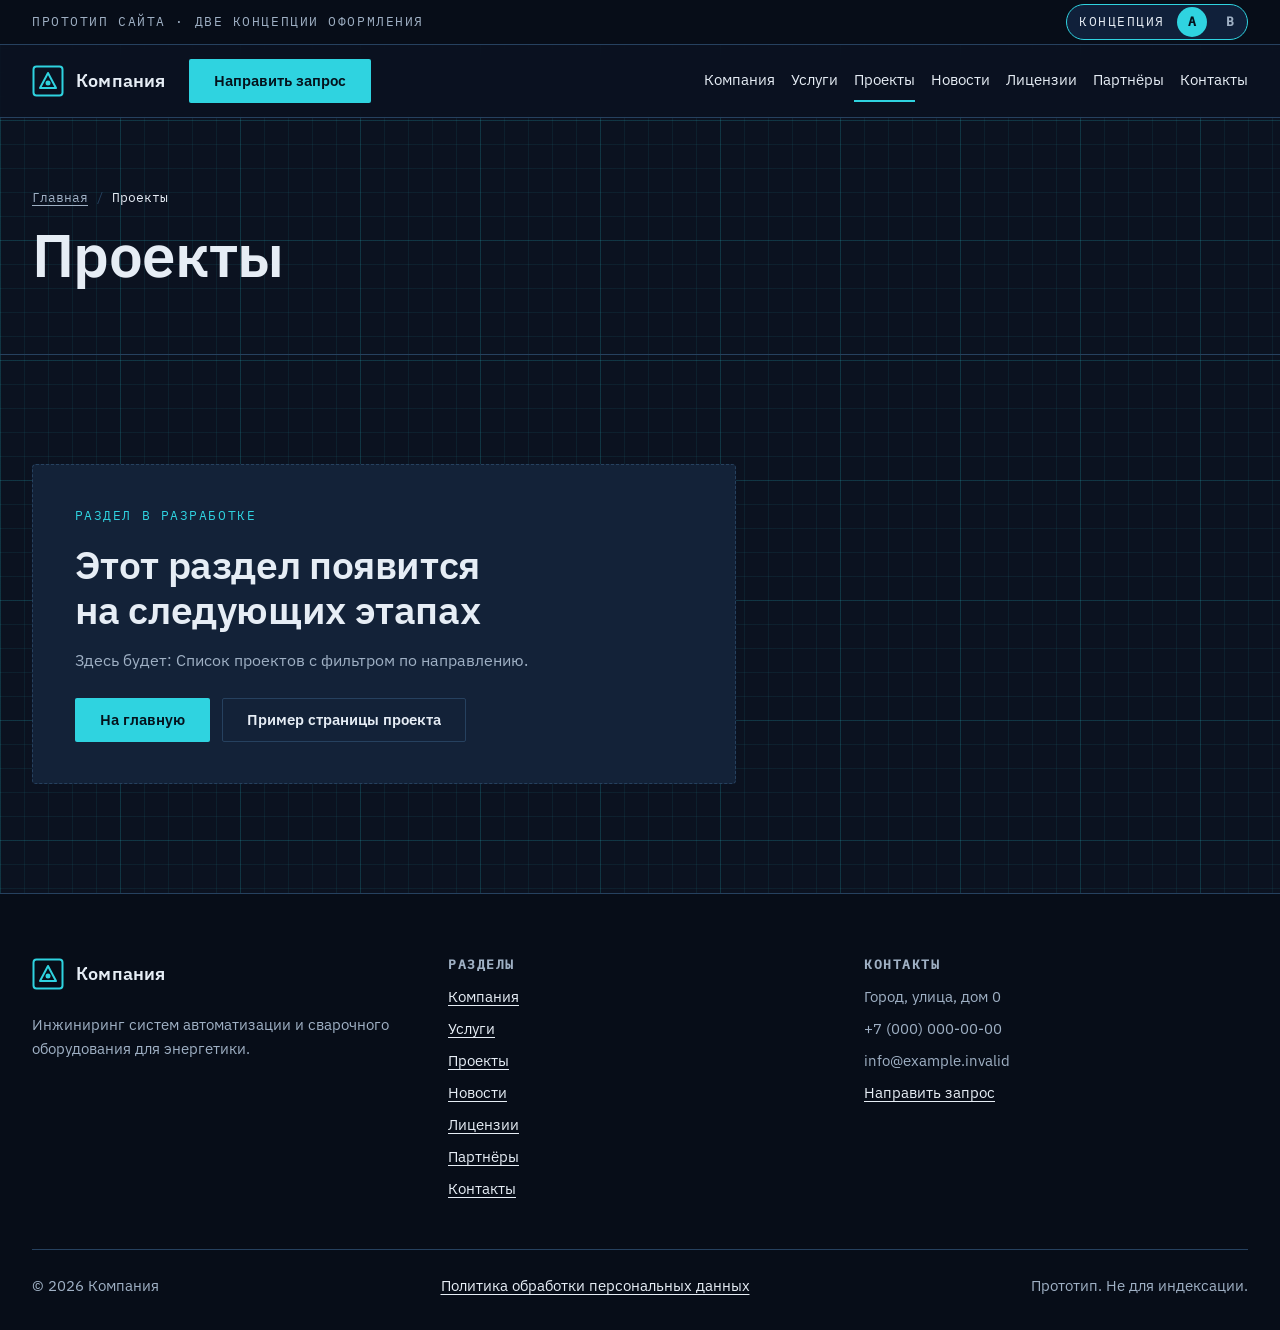
<file: projects.html>
<!doctype html>
<html lang="ru" class="no-js" data-concept="a">
<head>
  <meta charset="utf-8">
  <meta name="viewport" content="width=device-width, initial-scale=1">
  <meta name="robots" content="noindex, nofollow">
  <title>Проекты — Компания (прототип)</title>
  <meta name="description" content="Проекты: раздел в разработке.">
  <link rel="icon" href="assets/img/favicon.svg" type="image/svg+xml">
  <link rel="stylesheet" href="assets/css/fonts.css">
  <link rel="stylesheet" href="assets/css/tokens.css">
  <link rel="stylesheet" href="assets/css/base.css">
  <script src="assets/js/concept-init.js"></script>
  <script src="assets/js/main.js" defer></script>
</head>
<body>
  <a class="skip-link" href="#main">Перейти к содержанию</a>
  <div class="proto-bar theme-inverse">
    <div class="container proto-bar__inner">
      <p class="proto-bar__note">Прототип<span class="proto-bar__hint"> сайта · две концепции оформления</span></p>
      <button class="concept-switch" type="button" data-concept-toggle hidden aria-label="Концепция A B: переключить оформление">
        <span class="concept-switch__word" aria-hidden="true">Концепция</span>
        <span class="concept-switch__opt is-active" data-concept-opt="a" aria-hidden="true">A</span>
        <span class="concept-switch__opt" data-concept-opt="b" aria-hidden="true">B</span>
      </button>
    </div>
  </div>

  <header class="site-header">
    <div class="container site-header__inner">
      <a class="brand" href="index.html" aria-label="Компания — на главную">
        <svg class="brand__mark" viewBox="0 0 32 32" aria-hidden="true" focusable="false">
          <rect x="1.5" y="1.5" width="29" height="29" rx="3" fill="none" stroke="currentColor" stroke-width="2"/>
          <path d="M8 23 16 8l8 15z" fill="none" stroke="currentColor" stroke-width="2" stroke-linejoin="round"/>
          <circle cx="16" cy="18" r="2.5" fill="currentColor"/>
        </svg>
        <span class="brand__name">Компания</span>
      </a>
      <a class="btn btn--primary site-header__cta" href="contacts.html#request">Направить запрос</a>
      <button class="nav-toggle" type="button" data-nav-toggle aria-expanded="false" aria-controls="site-nav" aria-label="Открыть меню">
        <span class="nav-toggle__icon" aria-hidden="true"></span>
      </button>
      <nav class="site-nav" id="site-nav" aria-label="Основное меню">
        <ul class="site-nav__list">
            <li><a class="site-nav__link" href="company.html">Компания</a></li>
            <li><a class="site-nav__link" href="services.html">Услуги</a></li>
            <li><a class="site-nav__link" href="projects.html" aria-current="page">Проекты</a></li>
            <li><a class="site-nav__link" href="news.html">Новости</a></li>
            <li><a class="site-nav__link" href="licenses.html">Лицензии</a></li>
            <li><a class="site-nav__link" href="partners.html">Партнёры</a></li>
            <li><a class="site-nav__link" href="contacts.html">Контакты</a></li>
        </ul>
      </nav>
    </div>
  </header>

  <main id="main" tabindex="-1">
    <section class="page-head" aria-labelledby="page-title">
      <div class="container">
        <nav class="breadcrumbs" aria-label="Навигационная цепочка">
          <ol>
            <li><a href="index.html">Главная</a></li>
            <li><span aria-current="page">Проекты</span></li>
          </ol>
        </nav>
        <h1 class="page-head__title" id="page-title">Проекты</h1>
      </div>
    </section>
    <section class="stub" aria-label="Статус раздела">
      <div class="container">
        <div class="stub__card">
          <span class="eyebrow">Раздел в разработке</span>
          <h2>Этот раздел появится на следующих этапах</h2>
          <p class="stub__text">Здесь будет: Список проектов с фильтром по направлению.</p>
          <div class="stub__actions">
            <a class="btn btn--primary" href="index.html">На главную</a>
            <a class="btn btn--ghost" href="project.html">Пример страницы проекта</a>
          </div>
        </div>
      </div>
    </section>
  </main>

  <footer class="site-footer theme-inverse">
    <div class="container">
      <div class="site-footer__grid">
        <div>
          <a class="brand" href="index.html" aria-label="Компания — на главную">
            <svg class="brand__mark" viewBox="0 0 32 32" aria-hidden="true" focusable="false">
          <rect x="1.5" y="1.5" width="29" height="29" rx="3" fill="none" stroke="currentColor" stroke-width="2"/>
          <path d="M8 23 16 8l8 15z" fill="none" stroke="currentColor" stroke-width="2" stroke-linejoin="round"/>
          <circle cx="16" cy="18" r="2.5" fill="currentColor"/>
        </svg>
            <span class="brand__name">Компания</span>
          </a>
          <p class="site-footer__muted site-footer__about">Инжиниринг систем автоматизации и сварочного оборудования для энергетики.</p>
        </div>
        <nav aria-label="Разделы сайта">
          <h2 class="site-footer__title">Разделы</h2>
          <ul class="site-footer__list">
            <li><a href="company.html">Компания</a></li>
            <li><a href="services.html">Услуги</a></li>
            <li><a href="projects.html">Проекты</a></li>
            <li><a href="news.html">Новости</a></li>
            <li><a href="licenses.html">Лицензии</a></li>
            <li><a href="partners.html">Партнёры</a></li>
            <li><a href="contacts.html">Контакты</a></li>
          </ul>
        </nav>
        <div>
          <h2 class="site-footer__title">Контакты</h2>
          <ul class="site-footer__list">
            <li class="site-footer__muted">Город, улица, дом 0</li>
            <li class="site-footer__muted">+7 (000) 000-00-00</li>
            <li class="site-footer__muted">info@example.invalid</li>
            <li><a href="contacts.html#request">Направить запрос</a></li>
          </ul>
        </div>
      </div>
      <div class="site-footer__bottom">
        <span>© <span data-year>2026</span> Компания</span>
        <a href="privacy.html">Политика обработки персональных данных</a>
        <span>Прототип. Не для индексации.</span>
      </div>
    </div>
  </footer>

  <div class="visually-hidden" role="status" aria-live="polite" data-concept-status></div>
</body>
</html>
</file>
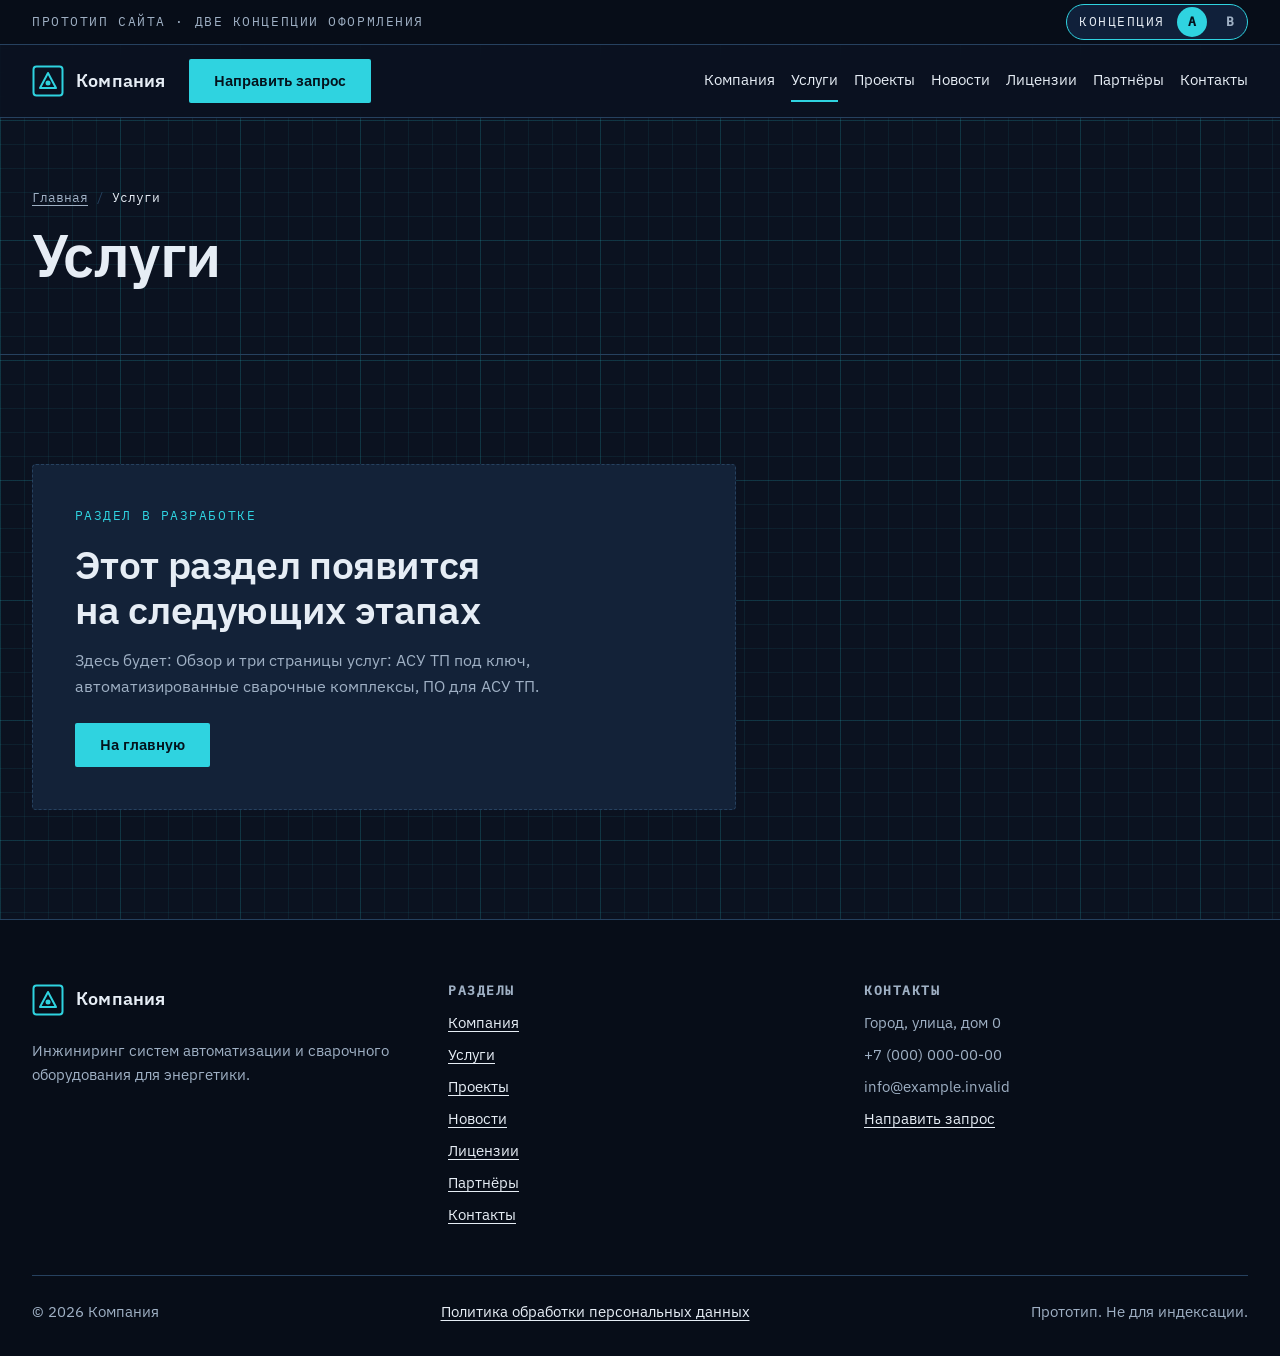
<file: services.html>
<!doctype html>
<html lang="ru" class="no-js" data-concept="a">
<head>
  <meta charset="utf-8">
  <meta name="viewport" content="width=device-width, initial-scale=1">
  <meta name="robots" content="noindex, nofollow">
  <title>Услуги — Компания (прототип)</title>
  <meta name="description" content="Услуги: раздел в разработке.">
  <link rel="icon" href="assets/img/favicon.svg" type="image/svg+xml">
  <link rel="stylesheet" href="assets/css/fonts.css">
  <link rel="stylesheet" href="assets/css/tokens.css">
  <link rel="stylesheet" href="assets/css/base.css">
  <script src="assets/js/concept-init.js"></script>
  <script src="assets/js/main.js" defer></script>
</head>
<body>
  <a class="skip-link" href="#main">Перейти к содержанию</a>
  <div class="proto-bar theme-inverse">
    <div class="container proto-bar__inner">
      <p class="proto-bar__note">Прототип<span class="proto-bar__hint"> сайта · две концепции оформления</span></p>
      <button class="concept-switch" type="button" data-concept-toggle hidden aria-label="Концепция A B: переключить оформление">
        <span class="concept-switch__word" aria-hidden="true">Концепция</span>
        <span class="concept-switch__opt is-active" data-concept-opt="a" aria-hidden="true">A</span>
        <span class="concept-switch__opt" data-concept-opt="b" aria-hidden="true">B</span>
      </button>
    </div>
  </div>

  <header class="site-header">
    <div class="container site-header__inner">
      <a class="brand" href="index.html" aria-label="Компания — на главную">
        <svg class="brand__mark" viewBox="0 0 32 32" aria-hidden="true" focusable="false">
          <rect x="1.5" y="1.5" width="29" height="29" rx="3" fill="none" stroke="currentColor" stroke-width="2"/>
          <path d="M8 23 16 8l8 15z" fill="none" stroke="currentColor" stroke-width="2" stroke-linejoin="round"/>
          <circle cx="16" cy="18" r="2.5" fill="currentColor"/>
        </svg>
        <span class="brand__name">Компания</span>
      </a>
      <a class="btn btn--primary site-header__cta" href="contacts.html#request">Направить запрос</a>
      <button class="nav-toggle" type="button" data-nav-toggle aria-expanded="false" aria-controls="site-nav" aria-label="Открыть меню">
        <span class="nav-toggle__icon" aria-hidden="true"></span>
      </button>
      <nav class="site-nav" id="site-nav" aria-label="Основное меню">
        <ul class="site-nav__list">
            <li><a class="site-nav__link" href="company.html">Компания</a></li>
            <li><a class="site-nav__link" href="services.html" aria-current="page">Услуги</a></li>
            <li><a class="site-nav__link" href="projects.html">Проекты</a></li>
            <li><a class="site-nav__link" href="news.html">Новости</a></li>
            <li><a class="site-nav__link" href="licenses.html">Лицензии</a></li>
            <li><a class="site-nav__link" href="partners.html">Партнёры</a></li>
            <li><a class="site-nav__link" href="contacts.html">Контакты</a></li>
        </ul>
      </nav>
    </div>
  </header>

  <main id="main" tabindex="-1">
    <section class="page-head" aria-labelledby="page-title">
      <div class="container">
        <nav class="breadcrumbs" aria-label="Навигационная цепочка">
          <ol>
            <li><a href="index.html">Главная</a></li>
            <li><span aria-current="page">Услуги</span></li>
          </ol>
        </nav>
        <h1 class="page-head__title" id="page-title">Услуги</h1>
      </div>
    </section>
    <section class="stub" aria-label="Статус раздела">
      <div class="container">
        <div class="stub__card">
          <span class="eyebrow">Раздел в разработке</span>
          <h2>Этот раздел появится на следующих этапах</h2>
          <p class="stub__text">Здесь будет: Обзор и три страницы услуг: АСУ ТП под ключ, автоматизированные сварочные комплексы, ПО для АСУ ТП.</p>
          <div class="stub__actions">
            <a class="btn btn--primary" href="index.html">На главную</a>
          </div>
        </div>
      </div>
    </section>
  </main>

  <footer class="site-footer theme-inverse">
    <div class="container">
      <div class="site-footer__grid">
        <div>
          <a class="brand" href="index.html" aria-label="Компания — на главную">
            <svg class="brand__mark" viewBox="0 0 32 32" aria-hidden="true" focusable="false">
          <rect x="1.5" y="1.5" width="29" height="29" rx="3" fill="none" stroke="currentColor" stroke-width="2"/>
          <path d="M8 23 16 8l8 15z" fill="none" stroke="currentColor" stroke-width="2" stroke-linejoin="round"/>
          <circle cx="16" cy="18" r="2.5" fill="currentColor"/>
        </svg>
            <span class="brand__name">Компания</span>
          </a>
          <p class="site-footer__muted site-footer__about">Инжиниринг систем автоматизации и сварочного оборудования для энергетики.</p>
        </div>
        <nav aria-label="Разделы сайта">
          <h2 class="site-footer__title">Разделы</h2>
          <ul class="site-footer__list">
            <li><a href="company.html">Компания</a></li>
            <li><a href="services.html">Услуги</a></li>
            <li><a href="projects.html">Проекты</a></li>
            <li><a href="news.html">Новости</a></li>
            <li><a href="licenses.html">Лицензии</a></li>
            <li><a href="partners.html">Партнёры</a></li>
            <li><a href="contacts.html">Контакты</a></li>
          </ul>
        </nav>
        <div>
          <h2 class="site-footer__title">Контакты</h2>
          <ul class="site-footer__list">
            <li class="site-footer__muted">Город, улица, дом 0</li>
            <li class="site-footer__muted">+7 (000) 000-00-00</li>
            <li class="site-footer__muted">info@example.invalid</li>
            <li><a href="contacts.html#request">Направить запрос</a></li>
          </ul>
        </div>
      </div>
      <div class="site-footer__bottom">
        <span>© <span data-year>2026</span> Компания</span>
        <a href="privacy.html">Политика обработки персональных данных</a>
        <span>Прототип. Не для индексации.</span>
      </div>
    </div>
  </footer>

  <div class="visually-hidden" role="status" aria-live="polite" data-concept-status></div>
</body>
</html>
</file>
<file: assets/css/fonts.css>
/*
 * Self-hosted fonts (SIL Open Font License 1.1, see CREDITS.md and
 * assets/fonts/<family>/OFL.txt). Only Latin + Cyrillic subsets are shipped.
 * Paths are relative to this file, so the site works from any sub-folder.
 */

/* IBM Plex Sans — body and headings */
@font-face {
  font-family: "IBM Plex Sans";
  font-style: normal;
  font-weight: 400;
  font-display: swap;
  src: url("../fonts/ibm-plex-sans/ibm-plex-sans-cyrillic-400-normal.woff2") format("woff2");
  unicode-range: U+0301, U+0400-045F, U+0490-0491, U+04B0-04B1, U+2116;
}
@font-face {
  font-family: "IBM Plex Sans";
  font-style: normal;
  font-weight: 400;
  font-display: swap;
  src: url("../fonts/ibm-plex-sans/ibm-plex-sans-latin-400-normal.woff2") format("woff2");
  unicode-range: U+0000-00FF, U+0131, U+0152-0153, U+02BB-02BC, U+02C6, U+02DA, U+02DC, U+0304, U+0308, U+0329, U+2000-206F, U+20AC, U+2122, U+2191, U+2193, U+2212, U+2215, U+FEFF, U+FFFD;
}
@font-face {
  font-family: "IBM Plex Sans";
  font-style: normal;
  font-weight: 600;
  font-display: swap;
  src: url("../fonts/ibm-plex-sans/ibm-plex-sans-cyrillic-600-normal.woff2") format("woff2");
  unicode-range: U+0301, U+0400-045F, U+0490-0491, U+04B0-04B1, U+2116;
}
@font-face {
  font-family: "IBM Plex Sans";
  font-style: normal;
  font-weight: 600;
  font-display: swap;
  src: url("../fonts/ibm-plex-sans/ibm-plex-sans-latin-600-normal.woff2") format("woff2");
  unicode-range: U+0000-00FF, U+0131, U+0152-0153, U+02BB-02BC, U+02C6, U+02DA, U+02DC, U+0304, U+0308, U+0329, U+2000-206F, U+20AC, U+2122, U+2191, U+2193, U+2212, U+2215, U+FEFF, U+FFFD;
}

/* IBM Plex Mono — technical accent (labels, numbers, meta) */
@font-face {
  font-family: "IBM Plex Mono";
  font-style: normal;
  font-weight: 400;
  font-display: swap;
  src: url("../fonts/ibm-plex-mono/ibm-plex-mono-cyrillic-400-normal.woff2") format("woff2");
  unicode-range: U+0301, U+0400-045F, U+0490-0491, U+04B0-04B1, U+2116;
}
@font-face {
  font-family: "IBM Plex Mono";
  font-style: normal;
  font-weight: 400;
  font-display: swap;
  src: url("../fonts/ibm-plex-mono/ibm-plex-mono-latin-400-normal.woff2") format("woff2");
  unicode-range: U+0000-00FF, U+0131, U+0152-0153, U+02BB-02BC, U+02C6, U+02DA, U+02DC, U+0304, U+0308, U+0329, U+2000-206F, U+20AC, U+2122, U+2191, U+2193, U+2212, U+2215, U+FEFF, U+FFFD;
}
@font-face {
  font-family: "IBM Plex Mono";
  font-style: normal;
  font-weight: 500;
  font-display: swap;
  src: url("../fonts/ibm-plex-mono/ibm-plex-mono-cyrillic-500-normal.woff2") format("woff2");
  unicode-range: U+0301, U+0400-045F, U+0490-0491, U+04B0-04B1, U+2116;
}
@font-face {
  font-family: "IBM Plex Mono";
  font-style: normal;
  font-weight: 500;
  font-display: swap;
  src: url("../fonts/ibm-plex-mono/ibm-plex-mono-latin-500-normal.woff2") format("woff2");
  unicode-range: U+0000-00FF, U+0131, U+0152-0153, U+02BB-02BC, U+02C6, U+02DA, U+02DC, U+0304, U+0308, U+0329, U+2000-206F, U+20AC, U+2122, U+2191, U+2193, U+2212, U+2215, U+FEFF, U+FFFD;
}

/* Inter — body and headings of concept B (loaded only when B is shown) */
@font-face {
  font-family: "Inter";
  font-style: normal;
  font-weight: 300;
  font-display: swap;
  src: url("../fonts/inter/inter-cyrillic-300-normal.woff2") format("woff2");
  unicode-range: U+0301, U+0400-045F, U+0490-0491, U+04B0-04B1, U+2116;
}
@font-face {
  font-family: "Inter";
  font-style: normal;
  font-weight: 300;
  font-display: swap;
  src: url("../fonts/inter/inter-latin-300-normal.woff2") format("woff2");
  unicode-range: U+0000-00FF, U+0131, U+0152-0153, U+02BB-02BC, U+02C6, U+02DA, U+02DC, U+0304, U+0308, U+0329, U+2000-206F, U+20AC, U+2122, U+2191, U+2193, U+2212, U+2215, U+FEFF, U+FFFD;
}
@font-face {
  font-family: "Inter";
  font-style: normal;
  font-weight: 400;
  font-display: swap;
  src: url("../fonts/inter/inter-cyrillic-400-normal.woff2") format("woff2");
  unicode-range: U+0301, U+0400-045F, U+0490-0491, U+04B0-04B1, U+2116;
}
@font-face {
  font-family: "Inter";
  font-style: normal;
  font-weight: 400;
  font-display: swap;
  src: url("../fonts/inter/inter-latin-400-normal.woff2") format("woff2");
  unicode-range: U+0000-00FF, U+0131, U+0152-0153, U+02BB-02BC, U+02C6, U+02DA, U+02DC, U+0304, U+0308, U+0329, U+2000-206F, U+20AC, U+2122, U+2191, U+2193, U+2212, U+2215, U+FEFF, U+FFFD;
}
@font-face {
  font-family: "Inter";
  font-style: normal;
  font-weight: 500;
  font-display: swap;
  src: url("../fonts/inter/inter-cyrillic-500-normal.woff2") format("woff2");
  unicode-range: U+0301, U+0400-045F, U+0490-0491, U+04B0-04B1, U+2116;
}
@font-face {
  font-family: "Inter";
  font-style: normal;
  font-weight: 500;
  font-display: swap;
  src: url("../fonts/inter/inter-latin-500-normal.woff2") format("woff2");
  unicode-range: U+0000-00FF, U+0131, U+0152-0153, U+02BB-02BC, U+02C6, U+02DA, U+02DC, U+0304, U+0308, U+0329, U+2000-206F, U+20AC, U+2122, U+2191, U+2193, U+2212, U+2215, U+FEFF, U+FFFD;
}
@font-face {
  font-family: "Inter";
  font-style: normal;
  font-weight: 600;
  font-display: swap;
  src: url("../fonts/inter/inter-cyrillic-600-normal.woff2") format("woff2");
  unicode-range: U+0301, U+0400-045F, U+0490-0491, U+04B0-04B1, U+2116;
}
@font-face {
  font-family: "Inter";
  font-style: normal;
  font-weight: 600;
  font-display: swap;
  src: url("../fonts/inter/inter-latin-600-normal.woff2") format("woff2");
  unicode-range: U+0000-00FF, U+0131, U+0152-0153, U+02BB-02BC, U+02C6, U+02DA, U+02DC, U+0304, U+0308, U+0329, U+2000-206F, U+20AC, U+2122, U+2191, U+2193, U+2212, U+2215, U+FEFF, U+FFFD;
}
</file>
<file: assets/css/tokens.css>
/*
 * Design tokens.
 *
 * The page carries data-concept="a" | "b" on <html> (set by assets/js/concept-init.js
 * before first paint). Components use only the custom properties below, never
 * raw colours, so a concept is switched by redefining tokens — nothing else.
 *
 *   A «инженерный тёмный»   — graphite / dark blue, cyan accent, drawing grid, mono accents
 *   B «корпоративный светлый» — white, dark-blue text, dark hero, calm blue accent
 *
 * .theme-inverse marks a block that sits on the "inverse" surface (hero, footer):
 * it re-maps the colour tokens to the --inv-* set of the active concept.
 */

:root {
  /* Typography */
  --font-sans: "IBM Plex Sans", system-ui, -apple-system, "Segoe UI", Roboto, Arial, sans-serif;
  --font-mono: "IBM Plex Mono", ui-monospace, "SFMono-Regular", Menlo, Consolas, monospace;
  --font-body: var(--font-sans);
  --font-heading: var(--font-sans);
  --font-label: var(--font-mono);

  --fs-xs: 0.8125rem;
  --fs-sm: 0.9375rem;
  --fs-base: 1rem;
  --fs-lg: 1.125rem;
  --fs-h3: clamp(1.25rem, 1.1rem + 0.6vw, 1.5rem);
  --fs-h2: clamp(1.625rem, 1.3rem + 1.4vw, 2.5rem);
  --fs-h1: clamp(2.125rem, 1.5rem + 2.8vw, 4rem);
  --lh-tight: 1.15;
  --lh-base: 1.6;
  --fw-regular: 400;
  --fw-bold: 600;

  /* Spacing (4 px base) */
  --space-1: 0.25rem;
  --space-2: 0.5rem;
  --space-3: 0.75rem;
  --space-4: 1rem;
  --space-5: 1.5rem;
  --space-6: 2rem;
  --space-7: 3rem;
  --space-8: 4rem;
  --space-9: 6rem;
  --section-pad: clamp(3rem, 2rem + 4vw, 6rem);

  /* Layout */
  --container: 76rem;
  --gutter: clamp(1rem, 0.5rem + 2vw, 2rem);
  --header-h: 4.5rem;
  --proto-bar-h: 2.75rem;              /* prototype strip with the A/B switcher */

  /* Motion */
  --dur-fast: 150ms;
  --dur-base: 250ms;
  --ease: cubic-bezier(0.2, 0, 0, 1);

  --focus-width: 3px;
}

/* ---------- Concept A: «инженерный тёмный» (default) ---------- */
:root,
:root[data-concept="a"] {
  color-scheme: dark;

  --color-bg: #0b1220;
  --color-bg-alt: #0e1829;
  --color-surface: #132238;
  --color-surface-2: #1a2d47;
  --color-border: #26415f;
  --color-text: #e6edf5;
  --color-text-muted: #9fb0c4;
  --color-accent: #2fd3e0;
  --color-accent-hover: #74e6ef;
  --color-on-accent: #04121c;
  --color-link: #5fdde8;
  --color-focus: #ffd166;
  --color-header-bg: rgba(11, 18, 32, 0.88);

  --inv-bg: #070d18;
  --inv-bg-alt: #0b1424;
  --inv-surface: #10203a;
  --inv-border: #26415f;
  --inv-text: #e6edf5;
  --inv-text-muted: #9fb0c4;
  --inv-accent: #2fd3e0;
  --inv-accent-hover: #74e6ef;
  --inv-on-accent: #04121c;
  --inv-link: #5fdde8;

  /* "Drawing" grid behind the page */
  --grid-line: rgba(47, 211, 224, 0.07);
  --grid-line-major: rgba(47, 211, 224, 0.12);
  --grid-size: 24px;
  --grid-major: 120px;

  --radius-sm: 2px;
  --radius: 2px;
  --radius-lg: 4px;
  --shadow: none;
  --border-style: solid;

  --heading-weight: 600;
  --heading-tracking: -0.01em;
  --label-transform: uppercase;
  --label-tracking: 0.12em;

  /* Content blocks (assets/css/blocks.css) */
  --tick: var(--color-accent);          /* drawing corner marks on cards; off in B */
  --card-lift: -2px;                    /* hover shift of a card */
  --figure-font: var(--font-mono);      /* big numbers in «Цифры» */
  --figure-weight: 500;
  --figure-color: var(--color-accent);
  --field-bg: #0b1220;
  --field-border: #6b86a6;              /* >= 3:1 against every A surface */
  --color-error: #ff8a8a;
  --color-success: #6ee7a8;
  --partner-ink: #9fb0c4;
  /* tick of the checked checkbox, colour = --color-on-accent (inline data URI, no request) */
  --check-icon: url("data:image/svg+xml,%3Csvg xmlns='http://www.w3.org/2000/svg' viewBox='0 0 16 16'%3E%3Cpath d='M3 8.5l3 3 7-7' fill='none' stroke='%2304121c' stroke-width='2.4' stroke-linecap='round' stroke-linejoin='round'/%3E%3C/svg%3E");

  /* Pentagon sign (index.html hero): plate under the drawing-style art */
  --sign-plate: #070d18;
  --sign-fill-1: #10203a;
  --sign-fill-2: #070d18;
  --sign-on-fill: #e6edf5;

  /* First-screen artwork (tools/gen_art.py); hero text stays AA over it thanks to
     the scrim in base.css — worst case checked by tools/check_hero_contrast.py */
  /* Concept-B home layout (assets/css/home-b.css); neutral values here, A never uses them */
  --tint: var(--color-surface-2);
  --tint-strong: var(--color-border);
  --illus-bg: var(--color-surface);
  --shadow-lg: none;
  --radius-xl: 4px;

  --hero-art: url("../img/hero-a.svg");
  --hero-scan: block;

  --hero-bg:
    radial-gradient(60rem 30rem at 85% 20%, rgba(47, 211, 224, 0.16), transparent 60%),
    linear-gradient(180deg, #070d18 0%, #0b1220 100%);
}

/* ---------- Concept B: «корпоративный светлый» ---------- */
:root[data-concept="b"] {
  color-scheme: light;

  --color-bg: #ffffff;
  --color-bg-alt: #f3f6fb;
  --color-surface: #ffffff;
  --color-surface-2: #eef2f9;
  --color-border: #d5dce8;
  --color-text: #0b1640;
  --color-text-muted: #47526e;
  --color-accent: #1f5bd6;
  --color-accent-hover: #1747ab;
  --color-on-accent: #ffffff;
  --color-link: #1f5bd6;
  --color-focus: #e8590c;
  --color-header-bg: rgba(255, 255, 255, 0.94);

  --inv-bg: #0b1640;
  --inv-bg-alt: #101d4f;
  --inv-surface: #15245c;
  --inv-border: #2a3a78;
  --inv-text: #ffffff;
  --inv-text-muted: #b8c2dd;
  --inv-accent: #8fb3ff;
  --inv-accent-hover: #b9cfff;
  --inv-on-accent: #0b1640;
  --inv-link: #a9c4ff;

  --grid-line: transparent;
  --grid-line-major: transparent;
  --grid-size: 24px;
  --grid-major: 120px;

  --radius-sm: 4px;
  --radius: 8px;
  --radius-lg: 12px;
  --shadow: 0 1px 2px rgba(11, 22, 64, 0.06), 0 8px 24px rgba(11, 22, 64, 0.06);
  --border-style: solid;

  /* Inter (assets/fonts/inter): calmer, rounder corporate sans than Plex */
  --font-sans: "Inter", system-ui, -apple-system, "Segoe UI", Roboto, Arial, sans-serif;
  --font-label: var(--font-sans);
  --heading-weight: 600;
  --heading-tracking: -0.025em;
  --label-transform: none;
  --label-tracking: 0.02em;

  /* Content blocks (assets/css/blocks.css) */
  --tick: transparent;
  --card-lift: -4px;
  --figure-font: var(--font-sans);
  --figure-weight: 600;
  --figure-color: var(--color-accent);
  --field-bg: #ffffff;
  --field-border: #7c88a3;              /* >= 3:1 against white and the light alt surfaces */
  --color-error: #b42318;
  --color-success: #157a3e;
  --partner-ink: #47526e;
  --check-icon: url("data:image/svg+xml,%3Csvg xmlns='http://www.w3.org/2000/svg' viewBox='0 0 16 16'%3E%3Cpath d='M3 8.5l3 3 7-7' fill='none' stroke='%23ffffff' stroke-width='2.4' stroke-linecap='round' stroke-linejoin='round'/%3E%3C/svg%3E");

  /* Pentagon sign: solid blue body with white lettering */
  --sign-plate: #0b1640;
  --sign-fill-1: #2a62db;
  --sign-fill-2: #142a78;
  --sign-on-fill: #ffffff;

  /* Home page layout of B (assets/css/home-b.css) */
  --tint: #eaf0fc;                      /* soft accent wash: pills, icon plates */
  --tint-strong: #c9d8f6;               /* silhouettes and shapes in illustrations */
  --illus-bg:                           /* "photo-like" illustration panels */
    radial-gradient(120% 90% at 85% 10%, rgba(143, 179, 255, 0.55), transparent 55%),
    radial-gradient(90% 80% at 10% 100%, rgba(31, 91, 214, 0.18), transparent 60%),
    linear-gradient(160deg, #f4f7fd 0%, #dfe8fa 100%);
  --shadow-lg: 0 2px 6px rgba(11, 22, 64, 0.05), 0 24px 56px rgba(11, 22, 64, 0.12);
  --radius-xl: 24px;

  --hero-art: url("../img/hero-b.svg");
  --hero-scan: none;

  --hero-bg:
    radial-gradient(50rem 28rem at 80% 10%, rgba(143, 179, 255, 0.22), transparent 60%),
    linear-gradient(160deg, #0b1640 0%, #13246a 100%);
}

/* Blocks on the inverse surface (hero, footer, CTA bands) */
.theme-inverse {
  --color-bg: var(--inv-bg);
  --color-bg-alt: var(--inv-bg-alt);
  --color-surface: var(--inv-surface);
  --color-surface-2: var(--inv-surface);
  --color-border: var(--inv-border);
  --color-text: var(--inv-text);
  --color-text-muted: var(--inv-text-muted);
  --color-accent: var(--inv-accent);
  --color-accent-hover: var(--inv-accent-hover);
  --color-on-accent: var(--inv-on-accent);
  --color-link: var(--inv-link);
  color-scheme: dark;
}
</file>
<file: assets/css/base.css>
/*
 * Base layout and shared components: reset, typography, header, footer,
 * sections, placeholders, buttons, concept switcher, stub pages.
 * Colours come only from tokens.css.
 */

/* ---------- Reset ---------- */
*,
*::before,
*::after {
  box-sizing: border-box;
}
html {
  -webkit-text-size-adjust: 100%;
  text-size-adjust: 100%;
  scroll-padding-top: calc(var(--header-h) + var(--space-4));
}
body,
h1, h2, h3, h4, p, ul, ol, dl, dd, figure, blockquote {
  margin: 0;
}
ul[role="list"],
.list-reset {
  list-style: none;
  padding: 0;
}
img, svg {
  display: block;
  max-width: 100%;
}
button, input, select, textarea {
  font: inherit;
  color: inherit;
}

/* ---------- Page ---------- */
body {
  min-height: 100vh;
  display: flex;
  flex-direction: column;
  font-family: var(--font-body);
  font-size: var(--fs-base);
  line-height: var(--lh-base);
  color: var(--color-text);
  background-color: var(--color-bg);
  /* Drawing grid: visible in A, transparent lines in B */
  background-image:
    linear-gradient(var(--grid-line-major) 1px, transparent 1px),
    linear-gradient(90deg, var(--grid-line-major) 1px, transparent 1px),
    linear-gradient(var(--grid-line) 1px, transparent 1px),
    linear-gradient(90deg, var(--grid-line) 1px, transparent 1px);
  background-size:
    var(--grid-major) var(--grid-major),
    var(--grid-major) var(--grid-major),
    var(--grid-size) var(--grid-size),
    var(--grid-size) var(--grid-size);
  -webkit-font-smoothing: antialiased;
}
main {
  flex: 1 0 auto;
}

h1, h2, h3, h4 {
  font-family: var(--font-heading);
  font-weight: var(--heading-weight);
  letter-spacing: var(--heading-tracking);
  line-height: var(--lh-tight);
  text-wrap: balance;
}
h1 { font-size: var(--fs-h1); }
h2 { font-size: var(--fs-h2); }
h3 { font-size: var(--fs-h3); }

p { max-width: 70ch; }

a {
  color: var(--color-link);
  text-underline-offset: 0.2em;
  text-decoration-thickness: 1px;
}
a:hover {
  text-decoration-thickness: 2px;
}

:focus-visible {
  outline: var(--focus-width) solid var(--color-focus);
  outline-offset: 3px;
  border-radius: var(--radius-sm);
}

.container {
  width: 100%;
  max-width: calc(var(--container) + 2 * var(--gutter));
  margin-inline: auto;
  padding-inline: var(--gutter);
}

.visually-hidden {
  position: absolute !important;
  width: 1px;
  height: 1px;
  padding: 0;
  margin: -1px;
  overflow: hidden;
  clip: rect(0 0 0 0);
  white-space: nowrap;
  border: 0;
}

.skip-link {
  position: absolute;
  left: var(--space-4);
  top: -100px;
  z-index: 100;
  padding: var(--space-2) var(--space-4);
  background: var(--color-accent);
  color: var(--color-on-accent);
  font-weight: var(--fw-bold);
  border-radius: var(--radius);
}
.skip-link:focus {
  top: var(--space-4);
}

/* Small technical label ("eyebrow"): mono in A, sans in B */
.eyebrow {
  display: inline-block;
  font-family: var(--font-label);
  font-size: var(--fs-xs);
  text-transform: var(--label-transform);
  letter-spacing: var(--label-tracking);
  color: var(--color-accent);
}

/* ---------- Buttons ---------- */
.btn {
  display: inline-flex;
  align-items: center;
  justify-content: center;
  gap: var(--space-2);
  min-height: 2.75rem;
  padding: var(--space-2) var(--space-5);
  border: 1px solid transparent;
  border-radius: var(--radius);
  font-weight: var(--fw-bold);
  font-size: var(--fs-sm);
  line-height: 1.2;
  text-decoration: none;
  cursor: pointer;
  transition: background-color var(--dur-fast) var(--ease), color var(--dur-fast) var(--ease),
    border-color var(--dur-fast) var(--ease);
}
.btn--primary {
  background: var(--color-accent);
  color: var(--color-on-accent);
}
.btn--primary:hover {
  background: var(--color-accent-hover);
}
.btn--ghost {
  background: transparent;
  color: var(--color-text);
  border-color: var(--color-border);
}
.btn--ghost:hover {
  border-color: var(--color-accent);
  color: var(--color-text);
}

/* ---------- Header ---------- */
.site-header {
  position: sticky;
  top: 0;
  z-index: 50;
  background: var(--color-header-bg);
  border-bottom: 1px solid var(--color-border);
  -webkit-backdrop-filter: blur(8px);
  backdrop-filter: blur(8px);
}
.site-header__inner {
  display: flex;
  align-items: center;
  gap: var(--space-5);
  min-height: var(--header-h);
}

.brand {
  display: inline-flex;
  align-items: center;
  gap: var(--space-3);
  color: var(--color-text);
  text-decoration: none;
  font-weight: var(--fw-bold);
  font-size: var(--fs-lg);
  letter-spacing: 0.01em;
  flex-shrink: 0;
}
.brand__mark {
  width: 2rem;
  height: 2rem;
  color: var(--color-accent);
}

.site-nav {
  margin-left: auto;
}
.site-nav__list {
  display: flex;
  flex-wrap: wrap;
  gap: var(--space-1) var(--space-4);
  margin: 0;
  padding: 0;
  list-style: none;
}
.site-nav__link {
  display: inline-block;
  padding: var(--space-2) 0;
  color: var(--color-text);
  text-decoration: none;
  font-size: var(--fs-sm);
  border-bottom: 2px solid transparent;
}
.site-nav__link:hover {
  color: var(--color-text);
  border-bottom-color: var(--color-border);
}
.site-nav__link[aria-current] {
  border-bottom-color: var(--color-accent);
}
.site-header__cta {
  flex-shrink: 0;
}

.nav-toggle {
  display: none;
  margin-left: auto;
  width: 2.75rem;
  height: 2.75rem;
  padding: 0;
  border: 1px solid var(--color-border);
  border-radius: var(--radius);
  background: transparent;
  cursor: pointer;
  align-items: center;
  justify-content: center;
}
.nav-toggle__icon,
.nav-toggle__icon::before,
.nav-toggle__icon::after {
  display: block;
  width: 1.25rem;
  height: 2px;
  background: currentColor;
  transition: transform var(--dur-base) var(--ease), opacity var(--dur-fast) var(--ease);
}
.nav-toggle__icon {
  position: relative;
}
.nav-toggle__icon::before,
.nav-toggle__icon::after {
  content: "";
  position: absolute;
  left: 0;
}
.nav-toggle__icon::before { top: -6px; }
.nav-toggle__icon::after { top: 6px; }
.nav-toggle[aria-expanded="true"] .nav-toggle__icon { background: transparent; }
.nav-toggle[aria-expanded="true"] .nav-toggle__icon::before { transform: translateY(6px) rotate(45deg); }
.nav-toggle[aria-expanded="true"] .nav-toggle__icon::after { transform: translateY(-6px) rotate(-45deg); }

@media (max-width: 1099.98px) {
  .site-header__inner {
    flex-wrap: wrap;
    gap: var(--space-3);
  }
  .nav-toggle {
    display: inline-flex;
  }
  .site-header__cta {
    order: 2;
  }
  .nav-toggle {
    order: 3;
    margin-left: 0;
  }
  .brand {
    margin-right: auto;
  }
  .site-nav {
    order: 4;
    flex-basis: 100%;
    margin-left: 0;
    display: none;
    padding-bottom: var(--space-4);
  }
  /* Without JS the menu stays open, so navigation always works */
  .no-js .site-nav,
  .site-header.is-open .site-nav {
    display: block;
  }
  .no-js .nav-toggle {
    display: none;
  }
  .site-nav__list {
    flex-direction: column;
    gap: 0;
  }
  .site-nav__link {
    display: block;
    padding: var(--space-3) 0;
    border-bottom: 1px solid var(--color-border);
  }
  .site-nav__link[aria-current] {
    border-bottom-color: var(--color-border);
    box-shadow: inset 3px 0 0 var(--color-accent);
    padding-left: var(--space-3);
  }
}
@media (max-width: 479.98px) {
  .site-header__inner {
    gap: var(--space-2);
  }
  .site-header .brand {
    gap: var(--space-2);
  }
  .site-header .brand__mark {
    width: 1.75rem;
    height: 1.75rem;
  }
  .site-header__cta {
    padding-inline: var(--space-3);
    font-size: var(--fs-xs);
  }
  .brand__name {
    font-size: var(--fs-base);
  }
}
/* 320 px phones: the word next to the mark would push the menu button to a second
   row; the link keeps its aria-label, the mark stays */
@media (max-width: 359.98px) {
  .site-header .brand__name {
    display: none;
  }
}

/* ---------- Sections ---------- */
.section {
  padding-block: var(--section-pad);
}
.section--alt {
  background-color: var(--color-bg-alt);
}
.section.theme-inverse {
  background-color: var(--color-bg);
  color: var(--color-text);
}
.section__head {
  display: grid;
  gap: var(--space-3);
  margin-bottom: var(--space-6);
}
.section__lead {
  color: var(--color-text-muted);
  font-size: var(--fs-lg);
}

/* Placeholder for blocks laid out in later tasks */
.placeholder {
  display: grid;
  place-items: center;
  gap: var(--space-2);
  min-height: 10rem;
  padding: var(--space-6) var(--space-5);
  border: 1px dashed var(--color-border);
  border-radius: var(--radius-lg);
  background: color-mix(in srgb, var(--color-surface) 60%, transparent);
  color: var(--color-text-muted);
  text-align: center;
  font-size: var(--fs-sm);
}
.placeholder__tag {
  font-family: var(--font-mono);
  font-size: var(--fs-xs);
  letter-spacing: 0.08em;
  text-transform: uppercase;
  color: var(--color-accent);
}
.placeholder--tall {
  min-height: 18rem;
}

/* ---------- Hero (home first screen) ---------- */
.hero {
  position: relative;
  overflow: hidden;
  background: var(--hero-bg);
  color: var(--color-text);
  padding-block: clamp(4rem, 3rem + 6vw, 8rem);
  min-height: min(48rem, calc(100vh - var(--header-h) - var(--proto-bar-h)));
  display: flex;
  align-items: center;
}
/* Code-drawn background: artwork (--hero-art), scan line (A only), scrim on top */
.hero__art {
  position: absolute;
  inset: 0;
  z-index: 0;
  pointer-events: none;
  background: var(--hero-art) right center / cover no-repeat;
}
/* Scrim strengths are the SCRIMS in tools/check_hero_contrast.py: keep in sync.
 * The text column ends at <= 56 % of the hero width on wide screens. */
.hero__art::after {
  content: "";
  position: absolute;
  inset: 0;
  background: color-mix(in srgb, var(--color-bg) 62%, transparent);
}
@media (min-width: 900px) {
  .hero__art::after {
    background: linear-gradient(90deg,
      color-mix(in srgb, var(--color-bg) 85%, transparent) 0%,
      color-mix(in srgb, var(--color-bg) 72%, transparent) 58%,
      transparent 80%);
  }
}
.hero__scan {
  display: var(--hero-scan);
  position: absolute;
  top: 0;
  bottom: 0;
  left: 0;
  width: 1px;
  background: linear-gradient(180deg, transparent, color-mix(in srgb, var(--color-accent) 60%, transparent) 30%, color-mix(in srgb, var(--color-accent) 60%, transparent) 70%, transparent);
  box-shadow: 0 0 14px 1px color-mix(in srgb, var(--color-accent) 40%, transparent);
  opacity: 0.5;
  animation: hero-scan 16s linear infinite;
}
@keyframes hero-scan {
  from { transform: translateX(-2vw); }
  to { transform: translateX(102vw); }
}
.hero > .container {
  position: relative;
  z-index: 1;
}
.hero__grid {
  display: grid;
  gap: var(--space-7);
  align-items: center;
}
@media (min-width: 900px) {
  .hero__grid {
    grid-template-columns: 1.4fr 1fr;
  }
}
.hero__brand {
  display: flex;
  align-items: center;
  gap: var(--space-4);
  margin-bottom: var(--space-5);
}
.hero__logo {
  width: 3.5rem;
  height: 3.5rem;
  color: var(--color-accent);
}
.hero__title {
  margin-bottom: var(--space-4);
}
.hero__slogan {
  font-size: var(--fs-lg);
  color: var(--color-text-muted);
  margin-bottom: var(--space-6);
}
.hero__actions {
  display: flex;
  flex-wrap: wrap;
  gap: var(--space-3);
}
.hero__sign {
  justify-self: center;
  width: min(20rem, 72vw);
}

/* ---------- Pentagon sign (inline SVG, see the comment above it in index.html) ----------
 * One <text> serves both concepts; the drawing differs: group --a (contour, inner
 * frame, measuring scale, nodes) in A, group --b (solid body, inner frame) in B. */
.sign {
  color: var(--color-accent);
  overflow: visible;
}
.sign__art--b {
  display: none;
}
:root[data-concept="b"] .sign__art--a {
  display: none;
}
:root[data-concept="b"] .sign__art--b {
  display: inline;
}
.sign__plate {
  fill: var(--sign-plate);
  fill-opacity: 0.88;
}
.sign__outline,
.sign__line,
.sign__frame,
.sign__ticks,
.sign__marks,
.sign__ring,
.sign__inner,
.sign__rule {
  fill: none;
  stroke: currentColor;
}
.sign__outline { stroke-width: 2; }
.sign__line { stroke-width: 0.75; opacity: 0.7; }
.sign__ticks { stroke-width: 0.75; }
.sign__frame { stroke-width: 1.25; }
.sign__marks { stroke-width: 1; opacity: 0.8; }
.sign__nodes {
  fill: var(--sign-plate);
  stroke: currentColor;
  stroke-width: 1.25;
}
.sign__ring { stroke-width: 1.25; opacity: 0.8; }
.sign__stop-1 { stop-color: var(--sign-fill-1); }
.sign__stop-2 { stop-color: var(--sign-fill-2); }
.sign__inner,
.sign__rule {
  stroke: var(--sign-on-fill);
  stroke-width: 1;
  opacity: 0.55;
}
.sign__text {
  fill: var(--sign-on-fill);
  font-family: var(--font-label);
  font-size: 15px;
  font-weight: 500;
  letter-spacing: 0.06em;
  text-transform: var(--label-transform);
}
:root[data-concept="b"] .sign__text {
  font-family: var(--font-heading);
  font-size: 17px;
  font-weight: 600;
  letter-spacing: 0.01em;
}

/* ---------- Concept-specific images: <img class="only-a"> + <img class="only-b"> ---------- */
.only-b {
  display: none;
}
:root[data-concept="b"] .only-a {
  display: none;
}
:root[data-concept="b"] .only-b {
  display: block;
}

/* ---------- Page head (inner pages) ---------- */
.page-head {
  padding-block: clamp(2.5rem, 2rem + 3vw, 5rem) var(--space-7);
  border-bottom: 1px solid var(--color-border);
}
.page-head__title {
  margin-block: var(--space-3) var(--space-4);
}
.breadcrumbs ol {
  display: flex;
  flex-wrap: wrap;
  gap: var(--space-2);
  margin: 0;
  padding: 0;
  list-style: none;
  font-size: var(--fs-xs);
  font-family: var(--font-label);
  color: var(--color-text-muted);
}
.breadcrumbs li + li::before {
  content: "/";
  margin-right: var(--space-2);
  color: var(--color-border);
}
.breadcrumbs a {
  color: var(--color-text-muted);
}
.breadcrumbs [aria-current="page"] {
  color: var(--color-text);
}

/* CTA band */
.cta-band__inner {
  display: flex;
  flex-wrap: wrap;
  align-items: center;
  justify-content: space-between;
  gap: var(--space-5);
}

/* ---------- Stub page ("раздел в разработке") ---------- */
.stub {
  padding-block: clamp(3rem, 2rem + 6vw, 7rem);
}
.stub__card {
  display: grid;
  gap: var(--space-4);
  max-width: 44rem;
  padding: clamp(1.5rem, 1rem + 2vw, 3rem);
  border: 1px dashed var(--color-border);
  border-radius: var(--radius-lg);
  background: var(--color-surface);
  box-shadow: var(--shadow);
}
.stub__text {
  color: var(--color-text-muted);
}
.stub__actions {
  display: flex;
  flex-wrap: wrap;
  gap: var(--space-3);
  margin-top: var(--space-2);
}

/* ---------- Footer ---------- */
.site-footer {
  background-color: var(--color-bg);
  color: var(--color-text);
  border-top: 1px solid var(--color-border);
  padding-block: var(--space-8) var(--space-6);
  font-size: var(--fs-sm);
}
.site-footer__grid {
  display: grid;
  gap: var(--space-6);
  grid-template-columns: repeat(auto-fit, minmax(14rem, 1fr));
}
.site-footer__title {
  font-family: var(--font-label);
  font-size: var(--fs-xs);
  font-weight: var(--fw-bold);
  text-transform: var(--label-transform);
  letter-spacing: var(--label-tracking);
  color: var(--color-text-muted);
  margin-bottom: var(--space-3);
}
.site-footer__list {
  display: grid;
  gap: var(--space-2);
  margin: 0;
  padding: 0;
  list-style: none;
}
.site-footer a {
  color: var(--color-text);
}
.site-footer__muted {
  color: var(--color-text-muted);
}
.site-footer__about {
  margin-top: var(--space-4);
}
.site-footer__bottom {
  display: flex;
  flex-wrap: wrap;
  justify-content: space-between;
  gap: var(--space-3);
  margin-top: var(--space-7);
  padding-top: var(--space-5);
  border-top: 1px solid var(--color-border);
  color: var(--color-text-muted);
}

/* ---------- Prototype bar with the concept switcher ----------
   A thin strip above the header, in the normal flow: it scrolls away with the page
   and never covers content (a fixed corner button used to hide the footer line). */
.proto-bar {
  background: var(--color-bg);
  color: var(--color-text-muted);
  border-bottom: 1px solid var(--color-border);
  font-size: var(--fs-xs);
}
.proto-bar__inner {
  display: flex;
  align-items: center;
  justify-content: space-between;
  gap: var(--space-3);
  min-height: var(--proto-bar-h);
}
.proto-bar__note {
  font-family: var(--font-label);
  letter-spacing: var(--label-tracking);
  text-transform: var(--label-transform);
}
.concept-switch {
  display: inline-flex;
  align-items: center;
  gap: var(--space-2);
  flex-shrink: 0;
  min-height: 2.25rem;
  padding: 0.125rem 0.125rem 0.125rem var(--space-3);
  border: 1px solid var(--color-accent);
  border-radius: 999px;
  background: var(--color-surface);
  color: var(--color-text);
  font-family: var(--font-label);
  font-size: var(--fs-xs);
  letter-spacing: var(--label-tracking);
  text-transform: var(--label-transform);
  cursor: pointer;
}
.concept-switch[hidden] {
  display: none;
}
.concept-switch:hover {
  background: var(--color-surface-2);
}
.concept-switch__word {
  margin-right: var(--space-1);
}
.concept-switch__opt {
  display: inline-grid;
  place-items: center;
  width: 1.875rem;
  height: 1.875rem;
  border-radius: 50%;
  font-weight: 600;
  letter-spacing: 0;
  color: var(--color-text-muted);
}
.concept-switch__opt.is-active {
  background: var(--color-accent);
  color: var(--color-on-accent);
}
@media (max-width: 599.98px) {
  .proto-bar__hint {
    display: none;
  }
}

/* Smooth theme change; switched off for reduced motion below */
body,
.site-header,
.site-footer,
.section,
.btn,
.placeholder {
  transition-property: background-color, color, border-color;
  transition-duration: var(--dur-base);
  transition-timing-function: var(--ease);
}

@media (prefers-reduced-motion: reduce) {
  .hero__scan {
    display: none;
    animation: none;
  }
  *,
  *::before,
  *::after {
    animation-duration: 0.01ms !important;
    animation-iteration-count: 1 !important;
    transition-duration: 0.01ms !important;
    scroll-behavior: auto !important;
  }
}
@media (prefers-reduced-motion: no-preference) {
  html {
    scroll-behavior: smooth;
  }
}
</file>
<file: assets/css/blocks.css>
/*
 * Content blocks of the home page (welcome, directions, project cards, figures,
 * news, partners, contacts + request form). Written so that inner pages can reuse
 * them. Colours come only from tokens.css; concept B restyles through the same
 * tokens; its own home-page layout lives in home-b.css.
 */

/* ---------- Shared pieces ---------- */
/* Section head with a thin rule; a short accent segment marks its start (A only) */
.section__head {
  position: relative;
  padding-top: var(--space-4);
  border-top: 1px solid var(--color-border);
}
.section__head::before {
  content: "";
  position: absolute;
  top: -1px;
  left: 0;
  width: 4rem;
  height: 1px;
  background: var(--tick);
}
@media (min-width: 720px) {
  .section__head--split {
    grid-template-columns: 1fr auto;
    align-items: end;
  }
  .section__head--split > .eyebrow {
    grid-column: 1 / -1;
  }
}
.section__more {
  font-size: var(--fs-sm);
  font-weight: var(--fw-bold);
}

/* "Drawing" corner marks: top-left and bottom-right, colour --tick (transparent in B) */
.frame-ticks {
  position: relative;
}
.frame-ticks::before {
  content: "";
  position: absolute;
  inset: -1px;
  z-index: 2;
  pointer-events: none;
  background:
    linear-gradient(var(--tick), var(--tick)) left top / 12px 1px no-repeat,
    linear-gradient(var(--tick), var(--tick)) left top / 1px 12px no-repeat,
    linear-gradient(var(--tick), var(--tick)) right bottom / 12px 1px no-repeat,
    linear-gradient(var(--tick), var(--tick)) right bottom / 1px 12px no-repeat;
}

/* Small technical label inside blocks: mono in A, sans in B */
.label {
  font-family: var(--font-label);
  font-size: var(--fs-xs);
  text-transform: var(--label-transform);
  letter-spacing: var(--label-tracking);
  color: var(--color-text-muted);
}

/* Bordered surface with the "drawing" grid behind an illustration */
.grid-surface {
  background-color: var(--color-surface);
  background-image:
    linear-gradient(var(--grid-line-major) 1px, transparent 1px),
    linear-gradient(90deg, var(--grid-line-major) 1px, transparent 1px);
  background-size: var(--grid-size) var(--grid-size);
}

/* Card: bordered surface; the whole card is clickable through .card__link::after,
 * one tab stop per card, the focus ring is drawn around the whole card. */
.card-grid {
  display: grid;
  gap: var(--space-5);
  margin: 0;
  padding: 0;
  list-style: none;
}
@media (min-width: 720px) {
  .card-grid--3 {
    grid-template-columns: repeat(3, minmax(0, 1fr));
  }
  .card-grid--4 {
    grid-template-columns: repeat(2, minmax(0, 1fr));
  }
}
@media (min-width: 1100px) {
  .card-grid--4 {
    grid-template-columns: repeat(4, minmax(0, 1fr));
  }
}
.card-grid > li {
  display: flex;
}
.card {
  position: relative;
  display: flex;
  flex-direction: column;
  width: 100%;
  border: 1px solid var(--color-border);
  border-radius: var(--radius-lg);
  background: var(--color-surface);
  box-shadow: var(--shadow);
  transition: transform var(--dur-base) var(--ease), border-color var(--dur-base) var(--ease),
    background-color var(--dur-base) var(--ease);
}
.card:hover {
  transform: translateY(var(--card-lift));
  border-color: var(--color-accent);
}
.card__body {
  display: flex;
  flex-direction: column;
  flex: 1;
  gap: var(--space-3);
  padding: var(--space-5);
}
.card__title {
  font-size: var(--fs-h3);
}
.card__text {
  color: var(--color-text-muted);
}
.card__link {
  color: var(--color-text);
  text-decoration: none;
}
.card__link::after {
  content: "";
  position: absolute;
  inset: 0;
  z-index: 1;
  border-radius: var(--radius-lg);
}
.card__link:focus-visible {
  outline: none;
}
.card__link:focus-visible::after {
  outline: var(--focus-width) solid var(--color-focus);
  outline-offset: 3px;
}
.card__more {
  display: inline-flex;
  align-items: center;
  gap: var(--space-2);
  margin-top: auto;
  padding-top: var(--space-3);
  color: var(--color-link);
  font-size: var(--fs-sm);
  font-weight: var(--fw-bold);
}
.card__more::after {
  content: "→";
  transition: transform var(--dur-fast) var(--ease);
}
.card:hover .card__more::after {
  transform: translateX(3px);
}

/* ---------- 01 Welcome ---------- */
.welcome {
  display: grid;
  gap: var(--space-6);
  align-items: start;
}
@media (min-width: 720px) {
  .welcome {
    grid-template-columns: minmax(12rem, 17rem) 1fr;
    gap: var(--space-7);
  }
}
.welcome__portrait {
  max-width: 17rem;
  border: 1px solid var(--color-border);
  border-radius: var(--radius-lg);
  overflow: hidden;
}
.portrait {
  width: 100%;
  height: auto;
  color: var(--color-accent);
}
.portrait__axis {
  fill: none;
  stroke: currentColor;
  stroke-width: 0.75;
  stroke-dasharray: 6 4;
  opacity: 0.35;
}
.portrait__ring {
  fill: none;
  stroke: currentColor;
  stroke-width: 0.75;
  opacity: 0.3;
}
.portrait__fill {
  fill: var(--color-surface-2);
}
.portrait__line,
.portrait__dim {
  fill: none;
  stroke: currentColor;
  stroke-width: 1.25;
}
.portrait__dim {
  stroke-width: 1;
  opacity: 0.7;
}
.portrait__label {
  fill: var(--color-text-muted);
  font-family: var(--font-mono);
  font-size: 11px;
  letter-spacing: 0.1em;
}
.welcome__body {
  display: grid;
  gap: var(--space-4);
  font-size: var(--fs-lg);
}
.welcome__lead {
  font-weight: var(--fw-bold);
}
.welcome__text {
  color: var(--color-text-muted);
}
.welcome__sign {
  display: grid;
  gap: var(--space-1);
  margin-top: var(--space-3);
  padding-left: var(--space-4);
  border-left: 2px solid var(--color-accent);
  font-size: var(--fs-base);
}
.welcome__name {
  font-weight: var(--fw-bold);
}

/* ---------- Line icons (inline SVG, stroke = currentColor) ---------- */
.icon {
  fill: none;
  stroke: currentColor;
  stroke-width: 1.5;
  stroke-linecap: round;
  stroke-linejoin: round;
  color: var(--color-text-muted);
}
.icon__accent {
  stroke: var(--color-accent);
  stroke-width: 2;
}
.icon__dot {
  fill: var(--color-accent);
  stroke: none;
}

/* ---------- 02 Directions ---------- */
.direction__top {
  display: flex;
  align-items: flex-start;
  justify-content: space-between;
  gap: var(--space-4);
  margin-bottom: var(--space-2);
}
.direction__icon {
  width: 3.5rem;
  height: 3.5rem;
  padding: var(--space-2);
  border: 1px solid var(--color-border);
  border-radius: var(--radius);
  background: var(--color-bg);
  transition: color var(--dur-base) var(--ease), border-color var(--dur-base) var(--ease);
}
.card:hover .direction__icon {
  color: var(--color-text);
  border-color: var(--color-accent);
}

/* ---------- 03 Key projects ---------- */
.project .card__title {
  font-size: var(--fs-lg);
  line-height: 1.3;
}
.project__cover {
  display: grid;
  place-items: center;
  aspect-ratio: 16 / 9;
  padding: var(--space-3);
  border-bottom: 1px solid var(--color-border);
  border-radius: var(--radius-lg) var(--radius-lg) 0 0;
  overflow: hidden;
}
.project__cover {
  position: relative;
}
/* Tall raster-free cabinet: pinned into the cover box, never taller than it */
.project__cover img {
  position: absolute;
  inset: var(--space-2) var(--space-3);
  width: calc(100% - 2 * var(--space-3));
  height: calc(100% - 2 * var(--space-2));
  max-width: none;
  object-fit: contain;
}
.cover {
  width: 100%;
  height: 100%;
  color: var(--color-accent);
}
.cover__line,
.cover__thin,
.cover__dim,
.cover__axis {
  fill: none;
  stroke: var(--color-text-muted);
  stroke-width: 1.5;
  stroke-linejoin: round;
}
.cover__line--accent {
  stroke: currentColor;
  stroke-width: 2;
}
.cover__thin {
  stroke-width: 1;
  opacity: 0.7;
}
.cover__dim {
  stroke: currentColor;
  stroke-width: 1;
  opacity: 0.8;
}
.cover__axis {
  stroke-width: 0.75;
  stroke-dasharray: 8 4 2 4;
  opacity: 0.6;
}
.cover__node {
  fill: var(--color-surface);
  stroke: currentColor;
  stroke-width: 1.25;
}
.cover__dot {
  fill: currentColor;
}
.cover__text {
  fill: var(--color-text-muted);
  font-family: var(--font-mono);
  font-size: 10px;
  letter-spacing: 0.08em;
}
.project__meta {
  display: flex;
  flex-wrap: wrap;
  gap: var(--space-1) var(--space-2);
  margin: 0;
  font-size: var(--fs-sm);
}
.project__meta dt {
  font-family: var(--font-label);
  font-size: var(--fs-xs);
  text-transform: var(--label-transform);
  letter-spacing: var(--label-tracking);
  color: var(--color-text-muted);
  align-self: center;
}
.project__meta dt::after {
  content: ":";
}
.project__meta dd {
  margin: 0;
  font-weight: var(--fw-bold);
}

/* ---------- 04 Figures ---------- */
.figures {
  display: grid;
  grid-template-columns: repeat(2, minmax(0, 1fr));
  margin: 0;
  padding: 0;
  list-style: none;
  border-top: 1px solid var(--color-border);
  border-left: 1px solid var(--color-border);
}
@media (min-width: 900px) {
  .figures {
    grid-template-columns: repeat(4, minmax(0, 1fr));
  }
}
.figures__item {
  position: relative;
  display: grid;
  align-content: start;
  gap: var(--space-2);
  padding: var(--space-5) var(--space-4);
  border-right: 1px solid var(--color-border);
  border-bottom: 1px solid var(--color-border);
}
@media (min-width: 480px) {
  .figures__item {
    padding: var(--space-6) var(--space-5);
  }
}
.figures__index {
  color: var(--color-text-muted);
}
.figures__value {
  font-family: var(--figure-font);
  font-weight: var(--figure-weight);
  font-size: clamp(2.25rem, 1.6rem + 2.6vw, 4rem);
  line-height: 1;
  letter-spacing: -0.02em;
  color: var(--figure-color);
}
.figures__unit {
  margin-left: 0.05em;
  font-size: 0.6em;
  vertical-align: 0.6em;
}
.figures__label {
  color: var(--color-text-muted);
}

/* ---------- 05 News ---------- */
.news-card .card__title {
  font-size: var(--fs-lg);
  line-height: 1.35;
}
.news-card__meta {
  padding-bottom: var(--space-3);
  border-bottom: 1px solid var(--color-border);
}
.news-card__meta time {
  color: var(--color-accent);
}

/* ---------- 06 Partners: strip of neutral marks ---------- */
.partners {
  display: grid;
  grid-template-columns: repeat(auto-fill, minmax(min(100%, 9.5rem), 1fr));
  margin: 0;
  padding: 0;
  list-style: none;
  border-top: 1px solid var(--color-border);
  border-left: 1px solid var(--color-border);
}
@media (min-width: 1100px) {
  .partners {
    grid-template-columns: repeat(8, minmax(0, 1fr));
  }
}
.partners__item {
  display: flex;
  flex-direction: column;
  align-items: center;
  justify-content: center;
  gap: var(--space-3);
  min-height: 8rem;
  padding: var(--space-4) var(--space-3);
  border-right: 1px solid var(--color-border);
  border-bottom: 1px solid var(--color-border);
  color: var(--partner-ink);
  transition: color var(--dur-base) var(--ease), background-color var(--dur-base) var(--ease);
}
.partners__item:hover {
  color: var(--color-accent);
  background-color: var(--color-surface);
}
.partners__mark {
  width: 2.5rem;
  height: 2.5rem;
  fill: none;
  stroke: currentColor;
  stroke-width: 1.75;
  stroke-linejoin: round;
  stroke-linecap: round;
}
.partners__name {
  font-family: var(--font-label);
  font-size: var(--fs-xs);
  text-transform: var(--label-transform);
  letter-spacing: var(--label-tracking);
  color: var(--color-text-muted);
}

/* ---------- 07 Contacts + request form ---------- */
.contacts {
  display: grid;
  gap: var(--space-7);
  align-items: start;
}
@media (min-width: 900px) {
  .contacts {
    grid-template-columns: minmax(0, 5fr) minmax(0, 7fr);
  }
}
.contacts__info {
  display: grid;
  gap: var(--space-5);
  justify-items: start;
}
.contacts__list {
  display: grid;
  width: 100%;
  margin: 0;
  border-top: 1px solid var(--color-border);
}
.contacts__row {
  display: grid;
  gap: var(--space-1);
  padding-block: var(--space-3);
  border-bottom: 1px solid var(--color-border);
}
@media (min-width: 480px) {
  .contacts__row {
    grid-template-columns: 9rem 1fr;
    gap: var(--space-4);
    align-items: baseline;
  }
}
.contacts__row dd {
  margin: 0;
}

.request {
  padding: clamp(1.25rem, 0.75rem + 2vw, 2.5rem);
  border: 1px solid var(--color-border);
  border-radius: var(--radius-lg);
  background: var(--color-surface);
  box-shadow: var(--shadow);
}
.request__title {
  margin-bottom: var(--space-2);
}
.request__note {
  margin-bottom: var(--space-5);
  color: var(--color-text-muted);
  font-size: var(--fs-sm);
}

.form {
  display: grid;
  gap: var(--space-5);
}
.field {
  display: grid;
  gap: var(--space-2);
}
.field__label {
  font-weight: var(--fw-bold);
  font-size: var(--fs-sm);
}
.field__req {
  color: var(--color-accent);
}
.field__input {
  width: 100%;
  min-height: 2.75rem;
  padding: var(--space-2) var(--space-3);
  border: 1px solid var(--field-border);
  border-radius: var(--radius);
  background: var(--field-bg);
  color: var(--color-text);
  transition: border-color var(--dur-fast) var(--ease), box-shadow var(--dur-fast) var(--ease);
}
.field__input--area {
  min-height: 8rem;
  resize: vertical;
}
.field__input:hover {
  border-color: var(--color-accent);
}
.field__input:focus-visible {
  border-color: var(--color-accent);
  outline-offset: 1px;
}
.field__input[aria-invalid="true"] {
  border-color: var(--color-error);
  box-shadow: inset 0 0 0 1px var(--color-error);
}
.field__hint {
  color: var(--color-text-muted);
  font-size: var(--fs-xs);
}
.field__error {
  color: var(--color-error);
  font-size: var(--fs-sm);
  font-weight: var(--fw-bold);
}
.field__error:empty {
  display: none;
}
.field__error::before {
  content: "! ";
  font-family: var(--font-mono);
}
.field--check {
  grid-template-columns: auto 1fr;
  align-items: start;
  column-gap: var(--space-3);
  font-size: var(--fs-sm);
}
.field--check .field__error {
  grid-column: 1 / -1;
}
/* Own checkbox look: the native one is nearly invisible on the dark A card */
.field__check {
  -webkit-appearance: none;
  appearance: none;
  flex-shrink: 0;
  width: 1.375rem;
  height: 1.375rem;
  margin: 0.1rem 0 0;
  border: 2px solid var(--field-border);
  border-radius: var(--radius-sm);
  background: var(--field-bg) center / 80% no-repeat;
  cursor: pointer;
  transition: background-color var(--dur-fast) var(--ease), border-color var(--dur-fast) var(--ease);
}
.field__check:hover {
  border-color: var(--color-accent);
}
.field__check:checked {
  border-color: var(--color-accent);
  background-color: var(--color-accent);
  background-image: var(--check-icon);
}
@media (forced-colors: active) {
  .field__check {
    -webkit-appearance: auto;
    appearance: auto;
  }
}
.field__check[aria-invalid="true"] {
  outline: 2px solid var(--color-error);
  outline-offset: 2px;
}
.field__check:focus-visible {
  outline: var(--focus-width) solid var(--color-focus);
}
.form__actions {
  display: flex;
  flex-wrap: wrap;
  align-items: center;
  gap: var(--space-3) var(--space-5);
}
.form__status:empty {
  display: none;
}
.form__status {
  padding: var(--space-3) var(--space-4);
  border: 1px solid var(--color-border);
  border-left-width: 3px;
  border-radius: var(--radius);
  background: var(--color-bg);
  font-size: var(--fs-sm);
}
.form__status.is-ok {
  border-left-color: var(--color-success);
}
.form__status.is-error {
  border-left-color: var(--color-error);
  color: var(--color-error);
}
</file>
<file: assets/css/home-b.css>
/*
 * Home page in concept B «корпоративный светлый».
 *
 * Same HTML as concept A; every rule here is scoped to :root[data-concept="b"],
 * so A is untouched (tools: grep this file — no selector without the prefix).
 * Colours only from tokens.css. Character of B vs A:
 *   - Inter instead of Plex, large calm headings, no mono labels, no numbering;
 *   - soft shadows and big radii instead of drawing lines and corner ticks;
 *   - "photo-like" code-drawn panels (gradients + illustrations) instead of grids;
 *   - different layouts: quote with a big quotation mark, illustrated direction
 *     cards, one big project + a list, a light figures band with dividers, news
 *     as a list of rows, a light-grey partner ribbon, a white form card on grey.
 */

:root[data-concept="b"] {
  --section-pad: clamp(4rem, 2.5rem + 5vw, 8rem);
  --fs-h2: clamp(2rem, 1.3rem + 2.4vw, 3.25rem);
  --radius-lg: 20px;
  --card-pad: clamp(1.25rem, 0.9rem + 1.2vw, 2rem);
  --pill: 999px;
}

/* ---------- Global pieces on the home page ---------- */
:root[data-concept="b"] h2 {
  max-width: 22ch;
  letter-spacing: -0.03em;
}
:root[data-concept="b"] .btn {
  min-height: 3rem;
  padding-inline: var(--space-6);
  border-radius: var(--pill);
}
:root[data-concept="b"] .btn--primary {
  box-shadow: 0 6px 18px color-mix(in srgb, var(--color-accent) 30%, transparent);
}
:root[data-concept="b"] .site-header__cta {
  min-height: 2.75rem;
  padding-inline: var(--space-5);
}
/* phones: keep base.css compact header CTA (the B pill padding above would push the menu button onto a second row) */
@media (max-width: 479.98px) {
  :root[data-concept="b"] .site-header__cta {
    padding-inline: var(--space-3);
    font-size: var(--fs-xs);
  }
}
:root[data-concept="b"] .site-nav__link {
  font-weight: 500;
}

/* Section head: no rule, no tick, no "01 /" numbering; eyebrow becomes a soft pill */
:root[data-concept="b"] .section__head {
  gap: var(--space-4);
  margin-bottom: clamp(2rem, 1.5rem + 2vw, 3.5rem);
  padding-top: 0;
  border-top: 0;
}
:root[data-concept="b"] .section__head::before {
  display: none;
}
:root[data-concept="b"] .eyebrow__num {
  display: none;
}
:root[data-concept="b"] .eyebrow {
  justify-self: start;
  padding: 0.3rem 0.85rem;
  border-radius: var(--pill);
  background: var(--tint);
  font-size: var(--fs-xs);
  font-weight: 500;
  letter-spacing: 0.01em;
}
:root[data-concept="b"] .section__more {
  display: inline-flex;
  align-items: center;
  gap: var(--space-2);
  justify-self: start;
  min-height: 2.75rem;
  padding: 0 var(--space-5);
  border: 1px solid var(--color-border);
  border-radius: var(--pill);
  color: var(--color-text);
  text-decoration: none;
  transition: border-color var(--dur-fast) var(--ease), background-color var(--dur-fast) var(--ease);
}
:root[data-concept="b"] .section__more::after {
  content: "→";
  color: var(--color-accent);
}
:root[data-concept="b"] .section__more:hover {
  border-color: var(--color-accent);
  background: var(--tint);
}
:root[data-concept="b"] .label {
  font-weight: 500;
}

/* Cards: no border, soft shadow, large radius, deeper shadow on hover */
:root[data-concept="b"] .card {
  border-color: transparent;
  transition: transform var(--dur-base) var(--ease), box-shadow var(--dur-base) var(--ease),
    background-color var(--dur-base) var(--ease);
}
:root[data-concept="b"] .card:hover {
  border-color: transparent;
  box-shadow: var(--shadow-lg);
}
:root[data-concept="b"] .card__body {
  padding: var(--card-pad);
}

/* ---------- Hero: big calm heading, rounded bottom edge ---------- */
:root[data-concept="b"] .hero {
  padding-block: clamp(4.5rem, 3rem + 7vw, 9rem);
  border-radius: 0 0 clamp(1.25rem, 0.5rem + 3vw, 3rem) clamp(1.25rem, 0.5rem + 3vw, 3rem);
}
:root[data-concept="b"] .hero__title {
  font-size: clamp(2.75rem, 1.6rem + 4.6vw, 5.5rem);
  letter-spacing: -0.04em;
  line-height: 1.02;
  margin-bottom: var(--space-5);
}
:root[data-concept="b"] .hero__slogan {
  max-width: 34ch;
  font-size: clamp(1.125rem, 1rem + 0.5vw, 1.375rem);
  line-height: 1.5;
  margin-bottom: var(--space-7);
}
/* in the hero the pill is an outline only: the text colour stays on the checked scrim */
:root[data-concept="b"] .hero .eyebrow {
  background: transparent;
  border: 1px solid var(--color-border);
}
:root[data-concept="b"] .hero__logo {
  display: none;
}

/* ---------- 01 Welcome: a quote with a big quotation mark ---------- */
:root[data-concept="b"] .welcome {
  gap: var(--space-6);
  padding: clamp(1.5rem, 0.75rem + 3.5vw, 4.5rem);
  border-radius: var(--radius-xl);
  background: var(--color-bg-alt);
}
@media (min-width: 720px) {
  :root[data-concept="b"] .welcome {
    grid-template-columns: minmax(0, 1fr) minmax(11rem, 17rem);
    gap: clamp(2rem, 1rem + 4vw, 5rem);
    align-items: center;
  }
}
:root[data-concept="b"] .welcome__portrait {
  order: 2;
  width: 100%;
  max-width: 17rem;
  border: 0;
  border-radius: var(--radius-xl);
  background: var(--illus-bg);
  box-shadow: var(--shadow);
}
@media (max-width: 719.98px) {
  :root[data-concept="b"] .welcome__portrait {
    max-width: 12rem;
  }
}
:root[data-concept="b"] .portrait__axis,
:root[data-concept="b"] .portrait__ring,
:root[data-concept="b"] .portrait__dim,
:root[data-concept="b"] .portrait__label {
  display: none;
}
:root[data-concept="b"] .portrait__fill {
  fill: var(--color-surface);
  opacity: 0.9;
}
:root[data-concept="b"] .portrait__line {
  stroke: none;
}
:root[data-concept="b"] .welcome__body {
  gap: var(--space-5);
}
:root[data-concept="b"] .welcome__body::before {
  content: "\201C";
  content: "\201C" / "";
  display: block;
  height: 0.5em;
  margin-bottom: var(--space-2);
  color: var(--color-accent);
  font-size: clamp(5rem, 4rem + 4vw, 8rem);
  font-weight: 600;
  line-height: 0.9;
}
:root[data-concept="b"] .welcome__lead {
  font-size: clamp(1.5rem, 1.15rem + 1.3vw, 2.25rem);
  font-weight: 500;
  line-height: 1.25;
  letter-spacing: -0.02em;
}
:root[data-concept="b"] .welcome__text {
  line-height: 1.7;
}
:root[data-concept="b"] .welcome__sign {
  margin-top: var(--space-2);
  padding: var(--space-5) 0 0;
  border-left: 0;
  border-top: 1px solid var(--color-border);
}
:root[data-concept="b"] .welcome__name {
  font-size: var(--fs-lg);
}

/* ---------- 02 Directions: illustration on top, shadowed card ---------- */
:root[data-concept="b"] #directions .card-grid {
  gap: clamp(1.25rem, 0.75rem + 1.5vw, 2rem);
}
:root[data-concept="b"] .direction__top {
  position: relative;
  display: grid;
  grid-template-columns: minmax(0, 1fr);
  place-items: center;
  aspect-ratio: 16 / 10;
  margin: calc(-1 * var(--card-pad)) calc(-1 * var(--card-pad)) var(--space-3);
  border-radius: var(--radius-lg) var(--radius-lg) 0 0;
  background: var(--illus-bg);
  overflow: hidden;
}
/* concentric rings behind the icon: a code-drawn "photo" of a calm technical space */
:root[data-concept="b"] .direction__top::before,
:root[data-concept="b"] .direction__top::after {
  content: "";
  position: absolute;
  left: 50%;
  top: 50%;
  border-radius: 50%;
  border: 1px solid color-mix(in srgb, var(--color-surface) 75%, transparent);
  transform: translate(-50%, -50%);
}
:root[data-concept="b"] .direction__top::before {
  width: 11rem;
  height: 11rem;
}
:root[data-concept="b"] .direction__top::after {
  width: 18rem;
  height: 18rem;
  border-color: color-mix(in srgb, var(--color-surface) 45%, transparent);
}
:root[data-concept="b"] .direction__top .label {
  display: none;
}
:root[data-concept="b"] .direction__icon {
  position: relative;
  z-index: 1;
  width: 5.5rem;
  height: 5.5rem;
  padding: 1.15rem;
  border: 0;
  border-radius: 50%;
  background: var(--color-surface);
  box-shadow: var(--shadow-lg);
  color: var(--color-text);
}
:root[data-concept="b"] .card:hover .direction__icon {
  border-color: transparent;
}
:root[data-concept="b"] .direction .card__title {
  font-size: clamp(1.25rem, 1.1rem + 0.5vw, 1.5rem);
}

/* ---------- 03 Key projects: one big card + a list ---------- */
:root[data-concept="b"] #key-projects .card-grid--4 {
  grid-template-columns: minmax(0, 1fr);
  gap: var(--space-5);
}
:root[data-concept="b"] .project__cover {
  border-bottom: 0;
  background: var(--illus-bg);
}
:root[data-concept="b"] .cover__text {
  display: none;
}
:root[data-concept="b"] .project .label {
  color: var(--color-accent);
}
@media (min-width: 600px) {
  /* list rows: small illustration on the left, text on the right */
  :root[data-concept="b"] #key-projects li + li .project {
    flex-direction: row;
  }
  :root[data-concept="b"] #key-projects li + li .project__cover {
    flex: 0 0 38%;
    aspect-ratio: auto;
    min-height: 10rem;
    border-radius: var(--radius-lg) 0 0 var(--radius-lg);
  }
  :root[data-concept="b"] #key-projects li + li .card__body {
    gap: var(--space-2);
  }
  :root[data-concept="b"] #key-projects li + li .card__text {
    display: -webkit-box;
    -webkit-box-orient: vertical;
    -webkit-line-clamp: 2;
    overflow: hidden;
    font-size: var(--fs-sm);
  }
  :root[data-concept="b"] #key-projects li + li .card__more {
    padding-top: var(--space-1);
  }
}
@media (min-width: 1000px) {
  :root[data-concept="b"] #key-projects .card-grid--4 {
    grid-template-columns: minmax(0, 1.2fr) minmax(0, 1fr);
  }
  :root[data-concept="b"] #key-projects li:first-child {
    grid-row: span 3;
  }
  :root[data-concept="b"] #key-projects li:first-child .card__body {
    flex: 0 0 auto;
  }
  :root[data-concept="b"] #key-projects li:first-child .project__cover {
    flex: 1;
    aspect-ratio: auto;
    min-height: 20rem;
  }
}
:root[data-concept="b"] #key-projects li:first-child .card__title {
  font-size: clamp(1.375rem, 1.1rem + 1vw, 2rem);
  line-height: 1.2;
}
:root[data-concept="b"] #key-projects li:first-child .card__text {
  font-size: var(--fs-lg);
}

/* ---------- 04 Figures: a light band with thin dividers ---------- */
:root[data-concept="b"] .figures {
  row-gap: var(--space-7);
  border: 0;
}
:root[data-concept="b"] .figures__item {
  gap: var(--space-3);
  padding: 0 var(--space-4);
  border: 0;
  border-left: 1px solid var(--color-border);
}
:root[data-concept="b"] .figures__item:nth-child(odd) {
  padding-left: 0;
  border-left: 0;
}
@media (min-width: 480px) {
  :root[data-concept="b"] .figures__item {
    padding: 0 var(--space-6);
  }
}
@media (min-width: 900px) {
  :root[data-concept="b"] .figures__item:nth-child(odd) {
    padding-left: var(--space-6);
    border-left: 1px solid var(--color-border);
  }
  :root[data-concept="b"] .figures__item:first-child {
    padding-left: 0;
    border-left: 0;
  }
}
:root[data-concept="b"] .figures__index {
  display: none;
}
:root[data-concept="b"] .figures__value {
  font-size: clamp(3rem, 1.9rem + 4.2vw, 5.75rem);
  font-weight: 300;
  letter-spacing: -0.045em;
  color: var(--color-text);
}
:root[data-concept="b"] .figures__unit {
  color: var(--color-accent);
  font-weight: 400;
}
:root[data-concept="b"] .figures__label {
  max-width: 16ch;
  font-size: var(--fs-base);
}

/* ---------- 05 News: a list of rows (date | headline | arrow) ---------- */
:root[data-concept="b"] #news .card-grid--3 {
  grid-template-columns: minmax(0, 1fr);
  gap: 0;
  border-top: 1px solid var(--color-border);
}
:root[data-concept="b"] .news-card {
  border: 0;
  border-bottom: 1px solid var(--color-border);
  border-radius: 0;
  box-shadow: none;
  background: transparent;
}
:root[data-concept="b"] .news-card:hover {
  transform: none;
  box-shadow: none;
  background: var(--color-bg-alt);
}
:root[data-concept="b"] .news-card .card__link::after {
  border-radius: 0;
}
:root[data-concept="b"] .news-card .card__body {
  padding: var(--space-5) 0;
}
:root[data-concept="b"] .news-card__meta {
  display: flex;
  flex-wrap: wrap;
  gap: 0 var(--space-3);
  padding-bottom: 0;
  border-bottom: 0;
}
:root[data-concept="b"] .news-card__meta span {
  display: none;
}
:root[data-concept="b"] .news-card__meta time {
  color: var(--color-text);
}
:root[data-concept="b"] .news-card .card__title {
  font-size: clamp(1.125rem, 1rem + 0.5vw, 1.375rem);
  font-weight: 500;
}
@media (min-width: 720px) {
  :root[data-concept="b"] .news-card .card__body {
    display: grid;
    grid-template-columns: 10rem minmax(0, 1fr) auto;
    column-gap: clamp(1.5rem, 0.5rem + 3vw, 4rem);
    row-gap: var(--space-2);
    align-items: start;
    padding: var(--space-6) var(--space-4);
  }
  :root[data-concept="b"] .news-card__meta {
    grid-column: 1;
    grid-row: 1 / span 2;
    flex-direction: column;
    padding-top: 0.2rem;
  }
  :root[data-concept="b"] .news-card .card__title,
  :root[data-concept="b"] .news-card .card__text {
    grid-column: 2;
  }
  :root[data-concept="b"] .news-card .card__more {
    grid-column: 3;
    grid-row: 1 / span 2;
    align-self: center;
    justify-content: center;
    width: 3rem;
    height: 3rem;
    margin: 0;
    padding: 0;
    border: 1px solid var(--color-border);
    border-radius: 50%;
    font-size: 0;
    transition: background-color var(--dur-fast) var(--ease), border-color var(--dur-fast) var(--ease);
  }
  :root[data-concept="b"] .news-card .card__more::after {
    font-size: 1.125rem;
  }
  :root[data-concept="b"] .news-card:hover .card__more {
    border-color: var(--color-accent);
    background: var(--color-surface);
  }
}

/* ---------- 06 Partners: a light-grey ribbon of wordmarks ---------- */
:root[data-concept="b"] #partners {
  padding-block: clamp(3rem, 2rem + 3vw, 5rem);
}
:root[data-concept="b"] .partners {
  grid-template-columns: repeat(2, minmax(0, 1fr));
  justify-items: center;
  gap: var(--space-2) var(--space-4);
  padding: clamp(1rem, 0.5rem + 2vw, 2.25rem) clamp(1rem, 0.5rem + 2vw, 3rem);
  border: 0;
  border-radius: var(--radius-xl);
  background: var(--color-bg-alt);
}
@media (min-width: 720px) {
  :root[data-concept="b"] .partners {
    grid-template-columns: repeat(4, minmax(0, 1fr));
  }
}
:root[data-concept="b"] .partners__item {
  flex-direction: row;
  gap: var(--space-2);
  min-height: 3rem;
  padding: var(--space-2);
  border: 0;
}
:root[data-concept="b"] .partners__item:hover {
  background: transparent;
  color: var(--color-text);
}
:root[data-concept="b"] .partners__mark {
  width: 2rem;
  height: 2rem;
}
:root[data-concept="b"] .partners__name {
  color: var(--partner-ink);
  font-size: var(--fs-sm);
  font-weight: 600;
  letter-spacing: -0.01em;
}

/* ---------- 07 Contacts: white form card on a light-grey section ---------- */
:root[data-concept="b"] #contacts {
  background-color: var(--color-bg-alt);
}
:root[data-concept="b"] .contacts__list {
  gap: var(--space-4);
  border-top: 0;
}
:root[data-concept="b"] .contacts__row {
  padding-block: 0;
  border-bottom: 0;
}
:root[data-concept="b"] .contacts__row dd {
  font-size: var(--fs-lg);
  font-weight: 500;
}
:root[data-concept="b"] .request {
  padding: clamp(1.25rem, 0.5rem + 3vw, 3rem);
  border: 0;
  border-radius: var(--radius-xl);
  box-shadow: var(--shadow-lg);
}
:root[data-concept="b"] .request__title {
  font-size: clamp(1.5rem, 1.2rem + 1vw, 2rem);
}
:root[data-concept="b"] .field__input {
  min-height: 3.25rem;
  padding: var(--space-3) var(--space-4);
  border-radius: 12px;
}
:root[data-concept="b"] .field__input--area {
  min-height: 9rem;
}
:root[data-concept="b"] .field__input:focus-visible {
  box-shadow: 0 0 0 5px var(--tint);
}
:root[data-concept="b"] .field__input[aria-invalid="true"] {
  box-shadow: inset 0 0 0 1px var(--color-error);
}
:root[data-concept="b"] .field__check {
  border-radius: 6px;
}
:root[data-concept="b"] .field__error::before {
  font-family: inherit;
}
:root[data-concept="b"] .form__actions .btn {
  min-height: 3.25rem;
}
:root[data-concept="b"] .form__status {
  border-radius: 12px;
  background: var(--color-bg-alt);
}
</file>
<file: assets/css/project-b.css>
/*
 * Project page (project.html) in concept B «корпоративный светлый».
 *
 * Same HTML as concept A; every rule here is scoped to :root[data-concept="b"],
 * so A is untouched (grep this file — no selector without the prefix).
 * Colours only from tokens.css. Same character as the home page in B
 * (home-b.css): Inter, large calm headings, no mono labels and no "01 /"
 * numbering, soft shadows and big radii instead of drawing lines and corner
 * ticks, code-drawn gradient panels (--illus-bg) instead of the drawing grid.
 *
 * Head on a light-grey panel with a rounded bottom, the specification as a
 * white "fact card"; stages as calm circles on a thin line; «Что сделано» as a
 * light band with big weight-300 numbers; gallery tiles with rounded shadowed
 * media and captions under the tile; a light lightbox; the related service with
 * an illustrated aside; other projects as one big card + rows (like the key
 * projects on the home page); the CTA as a dark rounded band.
 */

:root[data-concept="b"] {
  --section-pad: clamp(4rem, 2.5rem + 5vw, 8rem);
  --fs-h2: clamp(2rem, 1.3rem + 2.4vw, 3.25rem);
  --radius-lg: 20px;
  --card-pad: clamp(1.25rem, 0.9rem + 1.2vw, 2rem);
  --pill: 999px;
}

/* ---------- Global pieces (same as on the home page in B, see home-b.css) ---------- */
:root[data-concept="b"] h2 {
  max-width: 22ch;
  letter-spacing: -0.03em;
}
:root[data-concept="b"] .btn {
  min-height: 3rem;
  padding-inline: var(--space-6);
  border-radius: var(--pill);
}
:root[data-concept="b"] .btn--primary {
  box-shadow: 0 6px 18px color-mix(in srgb, var(--color-accent) 30%, transparent);
}
:root[data-concept="b"] .site-header__cta {
  min-height: 2.75rem;
  padding-inline: var(--space-5);
}
/* phones: keep base.css compact header CTA (the B pill padding above would push the menu button onto a second row) */
@media (max-width: 479.98px) {
  :root[data-concept="b"] .site-header__cta {
    padding-inline: var(--space-3);
    font-size: var(--fs-xs);
  }
}
:root[data-concept="b"] .site-nav__link {
  font-weight: 500;
}
:root[data-concept="b"] .section__head {
  gap: var(--space-4);
  margin-bottom: clamp(2rem, 1.5rem + 2vw, 3.5rem);
  padding-top: 0;
  border-top: 0;
}
:root[data-concept="b"] .section__head::before {
  display: none;
}
/* "01 / Раздел" → "Раздел": the B wording sits in data-b-text (a <span> around the
 * number, as on the home page, would shift A's glyphs by a subpixel); the pseudo
 * text is silent for screen readers, which keep reading the element's own text */
:root[data-concept="b"] .eyebrow[data-b-text] {
  font-size: 0;
}
:root[data-concept="b"] .eyebrow[data-b-text]::before {
  content: attr(data-b-text);
  content: attr(data-b-text) / "";
  font-size: var(--fs-xs);
}
:root[data-concept="b"] .eyebrow {
  justify-self: start;
  padding: 0.3rem 0.85rem;
  border-radius: var(--pill);
  background: var(--tint);
  font-size: var(--fs-xs);
  font-weight: 500;
  letter-spacing: 0.01em;
}
:root[data-concept="b"] .section__more {
  display: inline-flex;
  align-items: center;
  gap: var(--space-2);
  justify-self: start;
  min-height: 2.75rem;
  padding: 0 var(--space-5);
  border: 1px solid var(--color-border);
  border-radius: var(--pill);
  color: var(--color-text);
  text-decoration: none;
  transition: border-color var(--dur-fast) var(--ease), background-color var(--dur-fast) var(--ease);
}
:root[data-concept="b"] .section__more::after {
  content: "→";
  color: var(--color-accent);
}
:root[data-concept="b"] .section__more:hover {
  border-color: var(--color-accent);
  background: var(--tint);
}
:root[data-concept="b"] .label {
  font-weight: 500;
}
:root[data-concept="b"] .card {
  border-color: transparent;
  transition: transform var(--dur-base) var(--ease), box-shadow var(--dur-base) var(--ease),
    background-color var(--dur-base) var(--ease);
}
:root[data-concept="b"] .card:hover {
  border-color: transparent;
  box-shadow: var(--shadow-lg);
}
:root[data-concept="b"] .card__body {
  padding: var(--card-pad);
}

/* ---------- Head: big heading on a light panel with a rounded bottom ---------- */
:root[data-concept="b"] .project-head {
  padding-block: clamp(1.75rem, 1.25rem + 2vw, 3rem) clamp(3rem, 2rem + 4vw, 6rem);
  border-bottom: 0;
  border-radius: 0 0 clamp(1.25rem, 0.5rem + 3vw, 3rem) clamp(1.25rem, 0.5rem + 3vw, 3rem);
  background: var(--color-bg-alt);
}
:root[data-concept="b"] .breadcrumbs ol {
  font-size: var(--fs-sm);
}
:root[data-concept="b"] .breadcrumbs li + li::before {
  content: "›";
  color: var(--color-text-muted);
}
:root[data-concept="b"] .project-head__eyebrow {
  display: inline-block;
  margin-top: clamp(2rem, 1.5rem + 2vw, 3.5rem);
  background: var(--color-surface);
}
:root[data-concept="b"] .project-head .page-head__title {
  max-width: 18ch;
  margin-block: var(--space-4) 0;
  font-size: clamp(2.25rem, 1.35rem + 3.8vw, 4.75rem);
  line-height: 1.04;
  letter-spacing: -0.04em;
}
:root[data-concept="b"] .project-head__grid {
  margin-top: clamp(2rem, 1.5rem + 2.5vw, 4rem);
}
@media (min-width: 960px) {
  :root[data-concept="b"] .project-head__grid {
    grid-template-columns: minmax(0, 1fr) minmax(22rem, 32rem);
    gap: clamp(3rem, 1rem + 4vw, 6rem);
  }
}
:root[data-concept="b"] .project-head__intro {
  gap: var(--space-5);
}
:root[data-concept="b"] .project-head__lead {
  font-size: clamp(1.25rem, 1.1rem + 0.6vw, 1.5rem);
  line-height: 1.45;
  letter-spacing: -0.01em;
}
:root[data-concept="b"] .project-head__note {
  line-height: 1.7;
}

/* Specification: a white "fact card" — no numbers, no title-block grid */
:root[data-concept="b"] .spec {
  padding: clamp(1.25rem, 0.75rem + 2vw, 2.25rem);
  border: 0;
  border-radius: var(--radius-xl);
  box-shadow: var(--shadow-lg);
}
:root[data-concept="b"] .spec__head {
  display: block;
  padding: 0 0 var(--space-3);
  border: 0;
  border-radius: 0;
  background: none;
  color: var(--color-text);
  font-size: var(--fs-lg);
  font-weight: 600;
  letter-spacing: -0.01em;
}
:root[data-concept="b"] .spec__head span + span {
  display: none;
}
:root[data-concept="b"] .spec__no {
  display: none;
}
:root[data-concept="b"] .spec__row {
  grid-template-columns: minmax(0, 1fr);
  gap: var(--space-1);
  padding-block: var(--space-4);
  border-top: 1px solid var(--color-border);
}
:root[data-concept="b"] .spec__row:last-child {
  padding-bottom: 0;
}
:root[data-concept="b"] .spec__row dt,
:root[data-concept="b"] .spec__row dd {
  padding: 0;
  border: 0;
}
:root[data-concept="b"] .spec__row dt {
  font-size: var(--fs-sm);
}
:root[data-concept="b"] .spec__row dd {
  font-size: var(--fs-lg);
  font-weight: 500;
  line-height: 1.4;
}
@media (min-width: 480px) {
  :root[data-concept="b"] .spec__row {
    grid-template-columns: 8.5rem minmax(0, 1fr);
    gap: var(--space-4);
    align-items: baseline;
  }
  :root[data-concept="b"] .spec__row dt {
    padding: 0;
  }
}

/* ---------- 01 Scope: calm steps — tinted circles on a thin line ---------- */
:root[data-concept="b"] .stages {
  margin-bottom: clamp(3rem, 2rem + 4vw, 6rem);
}
:root[data-concept="b"] .stages__item {
  padding-bottom: var(--space-6);
}
:root[data-concept="b"] .stages__item:last-child {
  padding-bottom: 0;
}
:root[data-concept="b"] .stages__no {
  border: 0;
  border-radius: 50%;
  background: var(--tint);
  color: var(--color-accent);
  font-family: var(--font-sans);
  font-size: var(--fs-sm);
  font-weight: 600;
  letter-spacing: 0;
}
:root[data-concept="b"] .stages__title {
  font-weight: 600;
  letter-spacing: -0.01em;
}
:root[data-concept="b"] .stages__text {
  line-height: 1.6;
}
@media (min-width: 1100px) {
  :root[data-concept="b"] .stages__item {
    row-gap: var(--space-4);
    padding: 0 var(--space-5) 0 0;
  }
  :root[data-concept="b"] .stages__item::before {
    left: calc(2.5rem + var(--space-2));
    right: var(--space-2);
  }
  :root[data-concept="b"] .stages__title {
    font-size: var(--fs-lg);
  }
  :root[data-concept="b"] .stages__text {
    margin-top: calc(-1 * var(--space-3));
  }
}

/* ---------- 01 Scope: text in calm columns, «Что сделано» as a light band ---------- */
:root[data-concept="b"] .scope {
  grid-template-columns: minmax(0, 1fr);
  gap: clamp(2.5rem, 1.5rem + 3vw, 4.5rem);
}
:root[data-concept="b"] .scope__text {
  gap: var(--space-5);
  max-width: 48rem;
  line-height: 1.7;
}
:root[data-concept="b"] .scope__text p:first-child {
  font-size: var(--fs-lg);
  line-height: 1.6;
}
@media (min-width: 960px) {
  :root[data-concept="b"] .scope__text {
    grid-template-columns: repeat(3, minmax(0, 1fr));
    gap: clamp(2rem, 1rem + 2vw, 3.5rem);
    max-width: none;
  }
}
:root[data-concept="b"] .done {
  padding: clamp(1.5rem, 0.75rem + 3vw, 3.5rem);
  border: 0;
  border-radius: var(--radius-xl);
  background: var(--color-bg-alt);
  box-shadow: none;
}
:root[data-concept="b"] .done__title {
  margin-bottom: clamp(1.5rem, 1rem + 2vw, 3rem);
  font-size: clamp(1.5rem, 1.2rem + 1vw, 2rem);
  letter-spacing: -0.02em;
}
:root[data-concept="b"] .done__list {
  display: grid;
  grid-template-columns: minmax(0, 1fr);
  gap: var(--space-6) clamp(1.5rem, 0.5rem + 3vw, 3.5rem);
}
:root[data-concept="b"] .done__item {
  display: flex;
  flex-direction: column;
  gap: var(--space-2);
  padding: var(--space-5) 0 0;
  border-top: 1px solid var(--color-border);
}
:root[data-concept="b"] .done__value {
  color: var(--color-text);
  font-family: var(--font-sans);
  font-size: clamp(2.75rem, 1.9rem + 2.8vw, 4.5rem);
  font-weight: 300;
  line-height: 1;
  letter-spacing: -0.045em;
  white-space: normal;
}
:root[data-concept="b"] .done__unit {
  color: var(--color-accent);
  font-size: var(--fs-lg);
  font-weight: 400;
  letter-spacing: 0;
}
:root[data-concept="b"] .done__label {
  max-width: 26ch;
  font-size: var(--fs-base);
  line-height: 1.5;
}
:root[data-concept="b"] .done__note {
  margin-top: clamp(1.5rem, 1rem + 2vw, 2.5rem);
}
@media (min-width: 480px) and (max-width: 719.98px) {
  :root[data-concept="b"] .done__list {
    grid-template-columns: repeat(2, minmax(0, 1fr));
  }
  :root[data-concept="b"] .done__item:last-child {
    grid-column: 1 / -1;
  }
}
/* three on top, two wider below: no number gets squeezed */
@media (min-width: 720px) {
  :root[data-concept="b"] .done__list {
    grid-template-columns: repeat(6, minmax(0, 1fr));
  }
  :root[data-concept="b"] .done__item {
    grid-column: span 2;
  }
  :root[data-concept="b"] .done__item:nth-child(n + 4) {
    grid-column: span 3;
  }
}

/* ---------- 02 Gallery: rounded shadowed tiles, captions under the tile ---------- */
:root[data-concept="b"] .gallery {
  gap: clamp(1.5rem, 1rem + 1.5vw, 2.5rem) clamp(1.25rem, 0.75rem + 1.5vw, 2rem);
}
:root[data-concept="b"] .gallery__figure {
  gap: var(--space-3);
  border: 0;
  border-radius: 0;
  background: none;
  box-shadow: none;
}
:root[data-concept="b"] .gallery__open {
  border-radius: var(--radius-xl);
  box-shadow: var(--shadow);
  transition: box-shadow var(--dur-base) var(--ease), transform var(--dur-base) var(--ease);
}
:root[data-concept="b"] .gallery__open:hover {
  box-shadow: var(--shadow-lg);
  transform: translateY(-2px);
}
:root[data-concept="b"] .gallery__open:focus-visible {
  outline-offset: 3px;
}
:root[data-concept="b"] .gallery__media {
  padding: clamp(1rem, 0.5rem + 2vw, 2.25rem);
  border-radius: var(--radius-xl);
  background: var(--illus-bg);
}
/* zoom badge: a white circle with a blue "+" */
:root[data-concept="b"] .gallery__zoom {
  top: var(--space-4);
  right: var(--space-4);
  width: 2.5rem;
  height: 2.5rem;
  border: 0;
  border-radius: 50%;
  background:
    linear-gradient(var(--color-accent), var(--color-accent)) center / 14px 2px no-repeat,
    linear-gradient(var(--color-accent), var(--color-accent)) center / 2px 14px no-repeat,
    var(--color-surface);
  box-shadow: var(--shadow);
}
:root[data-concept="b"] .gallery__caption {
  padding: 0 var(--space-2);
  border-top: 0;
  font-size: var(--fs-base);
}
:root[data-concept="b"] .gallery__no {
  display: none;
}
:root[data-concept="b"] .gallery__sub {
  font-size: var(--fs-sm);
}

/* code-drawn sheets: white "paper" with soft blue ink on the gradient panel */
:root[data-concept="b"] .art__sheet {
  fill: var(--color-surface);
}
:root[data-concept="b"] .art__fill,
:root[data-concept="b"] .art__rail {
  fill: var(--tint);
}
:root[data-concept="b"] .art__side {
  fill: var(--tint-strong);
}
:root[data-concept="b"] .art__module,
:root[data-concept="b"] .art__rail,
:root[data-concept="b"] .art__hatch {
  stroke: var(--tint-strong);
}
:root[data-concept="b"] .art__hatch {
  opacity: 1;
}
:root[data-concept="b"] .art__bar {
  fill: var(--tint-strong);
  opacity: 1;
}
:root[data-concept="b"] .art__bar--accent {
  fill: currentColor;
  opacity: 0.75;
}
:root[data-concept="b"] .art__blur {
  opacity: 0.6;
}

/* ---------- Lightbox: light neutral frame, the backdrop stays opaque ---------- */
:root[data-concept="b"] .lightbox {
  background-color: var(--color-bg-alt);
}
:root[data-concept="b"] .lightbox__frame {
  gap: var(--space-4);
  padding-block: var(--space-4) var(--space-5);
}
:root[data-concept="b"] .lightbox__media {
  padding: clamp(1rem, 0.5rem + 2.5vw, 3rem);
  border: 0;
  border-radius: var(--radius-xl);
  background: var(--illus-bg);
  box-shadow: var(--shadow-lg);
}
:root[data-concept="b"] .lightbox__counter {
  padding: 0.3rem 0.85rem;
  border-radius: var(--pill);
  background: var(--tint);
  font-weight: 500;
  letter-spacing: 0.01em;
}
:root[data-concept="b"] .lightbox__hint {
  letter-spacing: 0.01em;
}
:root[data-concept="b"] .lightbox__btn {
  width: 3rem;
  height: 3rem;
  border-color: transparent;
  border-radius: 50%;
  box-shadow: var(--shadow);
}
:root[data-concept="b"] .lightbox__btn:hover {
  border-color: var(--color-accent);
}
:root[data-concept="b"] .lightbox__title {
  font-size: var(--fs-lg);
}

/* ---------- 03 Related service: illustrated aside, pill tags ---------- */
:root[data-concept="b"] .service-card__aside {
  position: relative;
  justify-content: center;
  min-height: 11rem;
  border: 0;
  background: var(--illus-bg);
  overflow: hidden;
}
@media (min-width: 720px) {
  :root[data-concept="b"] .service-card__aside {
    flex-basis: clamp(16rem, 10rem + 12vw, 24rem);
    align-items: center;
  }
}
/* concentric rings behind the icon, as on the direction cards of the home page */
:root[data-concept="b"] .service-card__aside::before,
:root[data-concept="b"] .service-card__aside::after {
  content: "";
  position: absolute;
  left: 50%;
  top: 50%;
  border-radius: 50%;
  border: 1px solid color-mix(in srgb, var(--color-surface) 75%, transparent);
  transform: translate(-50%, -50%);
}
:root[data-concept="b"] .service-card__aside::before {
  width: 11rem;
  height: 11rem;
}
:root[data-concept="b"] .service-card__aside::after {
  width: 18rem;
  height: 18rem;
  border-color: color-mix(in srgb, var(--color-surface) 45%, transparent);
}
:root[data-concept="b"] .service-card__aside .label {
  display: none;
}
:root[data-concept="b"] .service-card__aside .direction__icon {
  position: relative;
  z-index: 1;
  width: 5.5rem;
  height: 5.5rem;
  padding: 1.15rem;
  border: 0;
  border-radius: 50%;
  background: var(--color-surface);
  box-shadow: var(--shadow-lg);
  color: var(--color-text);
}
:root[data-concept="b"] .service-card__body {
  gap: var(--space-4);
  padding: var(--card-pad);
}
@media (min-width: 720px) {
  :root[data-concept="b"] .service-card__body {
    padding: clamp(1.75rem, 1rem + 2vw, 3rem);
  }
}
:root[data-concept="b"] .service-card .card__title {
  font-size: clamp(1.5rem, 1.2rem + 1vw, 2rem);
  letter-spacing: -0.02em;
}
:root[data-concept="b"] .service-card__tags li {
  padding: 0.35rem 0.9rem;
  border: 0;
  border-radius: var(--pill);
  background: var(--tint);
  color: var(--color-text);
  font-weight: 500;
  letter-spacing: 0.01em;
}

/* ---------- 04 Other projects: one big card + rows, as on the home page ---------- */
:root[data-concept="b"] #neighbours .card-grid--3 {
  grid-template-columns: minmax(0, 1fr);
  gap: var(--space-5);
}
:root[data-concept="b"] .project__cover {
  border-bottom: 0;
  background: var(--illus-bg);
}
:root[data-concept="b"] .cover__text {
  display: none;
}
:root[data-concept="b"] .project .label {
  color: var(--color-accent);
}
@media (min-width: 600px) {
  :root[data-concept="b"] #neighbours li + li .project {
    flex-direction: row;
  }
  :root[data-concept="b"] #neighbours li + li .project__cover {
    flex: 0 0 38%;
    aspect-ratio: auto;
    min-height: 10rem;
    border-radius: var(--radius-lg) 0 0 var(--radius-lg);
  }
  :root[data-concept="b"] #neighbours li + li .card__body {
    gap: var(--space-2);
  }
  :root[data-concept="b"] #neighbours li + li .card__text {
    display: -webkit-box;
    -webkit-box-orient: vertical;
    -webkit-line-clamp: 2;
    overflow: hidden;
    font-size: var(--fs-sm);
  }
  :root[data-concept="b"] #neighbours li + li .card__more {
    padding-top: var(--space-1);
  }
}
@media (min-width: 1000px) {
  :root[data-concept="b"] #neighbours .card-grid--3 {
    grid-template-columns: minmax(0, 1.2fr) minmax(0, 1fr);
  }
  :root[data-concept="b"] #neighbours li:first-child {
    grid-row: span 2;
  }
  :root[data-concept="b"] #neighbours li:first-child .card__body {
    flex: 0 0 auto;
  }
  :root[data-concept="b"] #neighbours li:first-child .project__cover {
    flex: 1;
    aspect-ratio: auto;
    min-height: 16rem;
  }
}
:root[data-concept="b"] #neighbours li:first-child .card__title {
  font-size: clamp(1.375rem, 1.1rem + 1vw, 2rem);
  line-height: 1.2;
}
:root[data-concept="b"] #neighbours li:first-child .card__text {
  font-size: var(--fs-lg);
}

/* ---------- CTA: a dark rounded band floating on the page ---------- */
:root[data-concept="b"] .cta-band {
  margin: var(--section-pad) max(var(--gutter), calc((100% - var(--container)) / 2));
  padding-block: clamp(2.5rem, 1.5rem + 4vw, 5rem);
  border-radius: var(--radius-xl);
}
:root[data-concept="b"] .cta-band__inner {
  max-width: none;
  padding-inline: clamp(1.25rem, 0.25rem + 4vw, 5rem);
  gap: var(--space-6);
}
:root[data-concept="b"] .cta-band__text {
  gap: var(--space-4);
}
:root[data-concept="b"] .cta-band .eyebrow {
  border: 1px solid var(--color-border);
  background: transparent;
}
:root[data-concept="b"] .cta-band__lead {
  max-width: 46ch;
  font-size: var(--fs-lg);
  line-height: 1.6;
}
</file>
<file: assets/css/project.css>
/*
 * Project page (project.html): head with the "specification" table, stages
 * timeline, collage gallery + lightbox, related service, other projects.
 * Colours come only from tokens.css (concept B re-dresses the page through the
 * same tokens); shared pieces (.card, .label, .frame-ticks, .cover__*) live in
 * blocks.css.
 */

/* ---------- Head ---------- */
.project-head__eyebrow {
  display: block;
  margin-top: var(--space-5);
}
.project-head .page-head__title {
  max-width: 22ch;
}
.project-head__grid {
  display: grid;
  gap: var(--space-6);
  margin-top: var(--space-5);
}
@media (min-width: 960px) {
  .project-head__grid {
    grid-template-columns: minmax(0, 1fr) minmax(22rem, 34rem);
    gap: var(--space-7);
    align-items: start;
  }
}
.project-head__intro {
  display: grid;
  gap: var(--space-4);
}
.project-head__lead {
  font-size: var(--fs-lg);
  line-height: 1.55;
}
.project-head__note {
  color: var(--color-text-muted);
}

/* "Specification" table — a drawing title block in A */
.spec {
  border: 1px solid var(--color-border);
  border-radius: var(--radius-lg);
  background: var(--color-surface);
  box-shadow: var(--shadow);
}
.spec__head {
  display: flex;
  flex-wrap: wrap;
  justify-content: space-between;
  gap: var(--space-2) var(--space-4);
  max-width: none;
  padding: var(--space-3) var(--space-4);
  border-bottom: 1px solid var(--color-border);
  background: var(--color-surface-2);
  border-radius: var(--radius-lg) var(--radius-lg) 0 0;
  font-family: var(--font-label);
  font-size: var(--fs-xs);
  text-transform: var(--label-transform);
  letter-spacing: var(--label-tracking);
  color: var(--color-text-muted);
}
.spec__list {
  margin: 0;
}
.spec__row {
  display: grid;
  grid-template-columns: 2.25rem minmax(0, 1fr);
  border-top: 1px solid var(--color-border);
}
.spec__row:first-child {
  border-top: 0;
}
@media (min-width: 480px) {
  .spec__row {
    grid-template-columns: 2.75rem minmax(7.5rem, 11rem) minmax(0, 1fr);
  }
}
.spec__no,
.spec__row dt,
.spec__row dd {
  padding: var(--space-3) var(--space-3);
}
.spec__no {
  grid-row: span 2;
  border-right: 1px solid var(--color-border);
  font-family: var(--font-mono);
  font-size: var(--fs-xs);
  color: var(--color-accent);
  text-align: center;
}
.spec__row dt {
  padding-bottom: 0;
  font-family: var(--font-label);
  font-size: var(--fs-xs);
  text-transform: var(--label-transform);
  letter-spacing: var(--label-tracking);
  color: var(--color-text-muted);
}
.spec__row dd {
  padding-top: var(--space-1);
  font-weight: var(--fw-bold);
}
@media (min-width: 480px) {
  .spec__no {
    grid-row: auto;
  }
  .spec__row dt {
    padding-bottom: var(--space-3);
    border-right: 1px solid var(--color-border);
    align-self: stretch;
    padding-top: calc(var(--space-3) + 0.15em);
  }
  .spec__row dd {
    padding-top: var(--space-3);
  }
}
.spec__hint {
  color: var(--color-text-muted);
  font-weight: var(--fw-regular);
  font-size: var(--fs-sm);
}

/* ---------- 01 Scope: stages timeline ---------- */
.stages {
  display: grid;
  margin: 0 0 var(--space-7);
  padding: 0;
  list-style: none;
}
.stages__item {
  position: relative;
  display: grid;
  grid-template-columns: 2.5rem minmax(0, 1fr);
  column-gap: var(--space-4);
  padding-bottom: var(--space-5);
}
/* connecting line from this marker to the next one */
.stages__item::before {
  content: "";
  position: absolute;
  top: 2.5rem;
  bottom: 0;
  left: calc(1.25rem - 0.5px);
  width: 1px;
  background: var(--color-border);
}
.stages__item:last-child {
  padding-bottom: 0;
}
.stages__item:last-child::before {
  display: none;
}
.stages__no {
  grid-row: span 2;
  display: grid;
  place-items: center;
  width: 2.5rem;
  height: 2.5rem;
  border: 1px solid var(--color-accent);
  border-radius: var(--radius);
  background: var(--color-bg);
  color: var(--color-accent);
  font-family: var(--font-mono);
  font-size: var(--fs-sm);
  font-weight: 500;
}
.stages__title {
  padding-top: 0.45rem;
  font-size: var(--fs-lg);
  line-height: 1.3;
}
.stages__text {
  margin-top: var(--space-1);
  color: var(--color-text-muted);
  font-size: var(--fs-sm);
}
@media (min-width: 1100px) {
  .stages {
    grid-template-columns: repeat(7, minmax(0, 1fr));
  }
  .stages__item {
    grid-template-columns: none;
    align-content: start;
    row-gap: var(--space-3);
    padding: 0 var(--space-4) 0 0;
  }
  .stages__item::before {
    top: calc(1.25rem - 0.5px);
    bottom: auto;
    left: 2.5rem;
    right: 0;
    width: auto;
    height: 1px;
  }
  .stages__no {
    grid-row: auto;
  }
  .stages__title {
    padding-top: 0;
    font-size: var(--fs-base);
  }
  .stages__text {
    margin-top: calc(-1 * var(--space-2));
  }
}

/* ---------- 01 Scope: text + «Что сделано» ---------- */
.scope {
  display: grid;
  gap: var(--space-6);
  align-items: start;
}
@media (min-width: 960px) {
  .scope {
    grid-template-columns: minmax(0, 1.25fr) minmax(0, 1fr);
    gap: var(--space-7);
  }
}
.scope__text {
  display: grid;
  gap: var(--space-4);
  color: var(--color-text-muted);
}
.scope__text p:first-child {
  color: var(--color-text);
}
.done {
  padding: var(--space-5);
  border: 1px solid var(--color-border);
  border-radius: var(--radius-lg);
  background: var(--color-surface);
  box-shadow: var(--shadow);
}
.done__title {
  margin-bottom: var(--space-4);
  font-size: var(--fs-lg);
}
.done__list {
  margin: 0;
  padding: 0;
  list-style: none;
}
.done__item {
  display: grid;
  grid-template-columns: minmax(6.5rem, auto) minmax(0, 1fr);
  gap: var(--space-4);
  align-items: baseline;
  padding-block: var(--space-3);
  border-top: 1px dashed var(--color-border);
}
.done__value {
  font-family: var(--figure-font);
  font-weight: var(--figure-weight);
  font-size: 1.5rem;
  line-height: 1.1;
  color: var(--figure-color);
  white-space: nowrap;
}
.done__unit {
  font-size: var(--fs-sm);
}
.done__label {
  color: var(--color-text-muted);
  font-size: var(--fs-sm);
}
.done__note {
  margin-top: var(--space-3);
}

/* ---------- 02 Gallery: asymmetric collage ---------- */
.gallery {
  display: grid;
  gap: var(--space-4);
  margin: 0;
  padding: 0;
  list-style: none;
}
@media (min-width: 720px) {
  .gallery {
    grid-template-columns: repeat(2, minmax(0, 1fr));
  }
  .gallery__item--cabinet { grid-row: span 2; }
  /* no orphan tiles: "list" pairs with "assembly", "panel" closes the grid full width */
  .gallery__item--panel { grid-column: 1 / -1; }
}
@media (min-width: 1100px) {
  .gallery {
    grid-template-columns: repeat(12, minmax(0, 1fr));
    gap: var(--space-5);
  }
  .gallery__item--cabinet  { grid-column: 1 / 5;  grid-row: 1 / 3; }
  .gallery__item--schema   { grid-column: 5 / 13; grid-row: 1; }
  .gallery__item--spec     { grid-column: 5 / 9;  grid-row: 2; }
  .gallery__item--list     { grid-column: 9 / 13; grid-row: 2; }
  .gallery__item--assembly { grid-column: 1 / 8;  grid-row: 3; }
  .gallery__item--panel    { grid-column: 8 / 13; grid-row: 3; }
}
.gallery__item {
  display: flex;
  min-width: 0;
}
.gallery__figure {
  display: grid;
  grid-template-rows: 1fr auto;
  width: 100%;
  margin: 0;
  border: 1px solid var(--color-border);
  border-radius: var(--radius-lg);
  background: var(--color-surface);
  box-shadow: var(--shadow);
  transition: border-color var(--dur-base) var(--ease);
}
.gallery__figure:hover {
  border-color: var(--color-accent);
}
.gallery__open {
  position: relative;
  display: grid;
  width: 100%;
  padding: 0;
  border: 0;
  border-radius: var(--radius-lg) var(--radius-lg) 0 0;
  background: none;
  cursor: zoom-in;
}
.gallery__open:focus-visible {
  outline-offset: -3px;
}
.gallery__media {
  display: grid;
  place-items: center;
  min-height: 12rem;
  padding: var(--space-4);
  border-radius: var(--radius-lg) var(--radius-lg) 0 0;
  overflow: hidden;
}
.gallery__media .art {
  width: 100%;
  height: auto;
  max-height: 20rem;
}
.gallery__media img {
  width: auto;
  height: min(26rem, 60vh);
}
@media (min-width: 1100px) {
  .gallery__item--cabinet .gallery__media img {
    height: min(32rem, 70vh);
  }
}
/* zoom badge: a square with "+" in the corner of the media */
.gallery__zoom {
  position: absolute;
  top: var(--space-3);
  right: var(--space-3);
  width: 2rem;
  height: 2rem;
  border: 1px solid var(--color-border);
  border-radius: var(--radius);
  background:
    linear-gradient(var(--color-accent), var(--color-accent)) center / 12px 2px no-repeat,
    linear-gradient(var(--color-accent), var(--color-accent)) center / 2px 12px no-repeat,
    var(--color-bg);
  transition: border-color var(--dur-fast) var(--ease), transform var(--dur-fast) var(--ease);
}
.gallery__open:hover .gallery__zoom,
.gallery__open:focus-visible .gallery__zoom {
  border-color: var(--color-accent);
  transform: scale(1.08);
}
.no-js .gallery__zoom {
  display: none;
}
.gallery__caption {
  display: flex;
  flex-wrap: wrap;
  align-items: baseline;
  gap: 0 var(--space-2);
  padding: var(--space-3) var(--space-4);
  border-top: 1px solid var(--color-border);
  font-size: var(--fs-sm);
}
.gallery__no {
  font-family: var(--font-mono);
  font-size: var(--fs-xs);
  color: var(--color-accent);
}
.gallery__title {
  font-weight: var(--fw-bold);
}
.gallery__sub {
  color: var(--color-text-muted);
}

/* ---------- Code-drawn illustrations (tools/gen_gallery.py) ---------- */
.art {
  display: block;
  color: var(--color-accent);
}
.art__sheet {
  fill: var(--color-bg);
}
.art__fill {
  fill: var(--color-surface-2);
}
.art__face {
  fill: var(--color-surface);
}
.art__side {
  fill: var(--color-bg-alt);
}
.art__module {
  fill: var(--color-surface);
  stroke: var(--color-text-muted);
  stroke-width: 1;
}
.art__rail {
  fill: var(--color-surface-2);
  stroke: var(--color-text-muted);
  stroke-width: 1;
}
.art__bar {
  fill: var(--color-text-muted);
  opacity: 0.45;
}
.art__bar--accent {
  fill: currentColor;
  opacity: 0.75;
}
.art__term {
  opacity: 0.9;
}
.art__hatch {
  fill: none;
  stroke: var(--color-text-muted);
  stroke-width: 1;
  opacity: 0.4;
}
/* the lower rows of the "specification" are deliberately illegible */
.art__blur {
  filter: blur(1.5px);
  opacity: 0.3;
}

/* ---------- Lightbox (assets/js/lightbox.js) ---------- */
html.has-lightbox {
  overflow: hidden;
}
.lightbox {
  position: fixed;
  inset: 0;
  z-index: 100;
  background-color: var(--color-bg);
}
.lightbox[hidden] {
  display: none;
}
.lightbox__frame {
  display: grid;
  grid-template-rows: auto minmax(0, 1fr) auto;
  gap: var(--space-3);
  width: 100%;
  max-width: 90rem;
  height: 100%;
  margin-inline: auto;
  padding: var(--space-3) var(--gutter) var(--space-4);
}
.lightbox__bar,
.lightbox__nav {
  display: flex;
  align-items: center;
  justify-content: space-between;
  gap: var(--space-4);
}
.lightbox__counter,
.lightbox__hint {
  font-family: var(--font-label);
  font-size: var(--fs-xs);
  letter-spacing: var(--label-tracking);
  color: var(--color-text-muted);
}
.lightbox__counter {
  color: var(--color-accent);
}
.lightbox__hint {
  text-align: center;
}
@media (hover: none) {
  .lightbox__hint {
    visibility: hidden;
  }
}
.lightbox__btn {
  display: grid;
  place-items: center;
  flex-shrink: 0;
  width: 2.75rem;
  height: 2.75rem;
  padding: 0;
  border: 1px solid var(--color-border);
  border-radius: var(--radius);
  background: var(--color-surface);
  color: var(--color-text);
  cursor: pointer;
  transition: border-color var(--dur-fast) var(--ease), color var(--dur-fast) var(--ease);
}
.lightbox__btn:hover {
  border-color: var(--color-accent);
  color: var(--color-accent);
}
.lightbox__btn svg {
  width: 1.25rem;
  height: 1.25rem;
  fill: none;
  stroke: currentColor;
  stroke-width: 2;
  stroke-linecap: round;
  stroke-linejoin: round;
}
.lightbox__figure {
  display: grid;
  grid-template-rows: minmax(0, 1fr) auto;
  gap: var(--space-3);
  min-height: 0;
  margin: 0;
}
.lightbox__media {
  display: grid;
  place-items: center;
  min-height: 0;
  padding: var(--space-4);
  border: 1px solid var(--color-border);
  border-radius: var(--radius-lg);
  overflow: hidden;
}
.lightbox__media .art {
  width: 100%;
  height: 100%;
}
.lightbox__media img {
  width: auto;
  height: 100%;
  max-height: 100%;
  object-fit: contain;
}
.lightbox__caption {
  display: flex;
  flex-wrap: wrap;
  justify-content: center;
  gap: 0 var(--space-2);
  text-align: center;
}
.lightbox__title {
  font-weight: var(--fw-bold);
}
.lightbox__sub {
  color: var(--color-text-muted);
}
@media (prefers-reduced-motion: no-preference) {
  .lightbox:not([hidden]) {
    animation: lightbox-in var(--dur-base) var(--ease);
  }
}
@keyframes lightbox-in {
  from { opacity: 0; }
}

/* ---------- 03 Related service: wide card ---------- */
.service-card {
  overflow: hidden;
}
@media (min-width: 720px) {
  .service-card {
    flex-direction: row;
  }
}
.service-card__aside {
  display: flex;
  align-items: center;
  justify-content: space-between;
  gap: var(--space-4);
  padding: var(--space-5);
  border-bottom: 1px solid var(--color-border);
}
@media (min-width: 720px) {
  .service-card__aside {
    flex: 0 0 15rem;
    flex-direction: column;
    align-items: flex-start;
    border-bottom: 0;
    border-right: 1px solid var(--color-border);
  }
}
.service-card__aside .direction__icon {
  width: 4.5rem;
  height: 4.5rem;
}
.service-card__body {
  padding: var(--space-5) var(--space-5) var(--space-5);
}
@media (min-width: 720px) {
  .service-card__body {
    padding: var(--space-6);
  }
}
.service-card__tags {
  display: flex;
  flex-wrap: wrap;
  gap: var(--space-2);
  margin: 0;
  padding: 0;
  list-style: none;
}
.service-card__tags li {
  padding: var(--space-1) var(--space-3);
  border: 1px solid var(--color-border);
  border-radius: var(--radius);
  font-family: var(--font-label);
  font-size: var(--fs-xs);
  letter-spacing: var(--label-tracking);
  text-transform: var(--label-transform);
  color: var(--color-text-muted);
}

/* ---------- CTA band ---------- */
.cta-band__text {
  display: grid;
  gap: var(--space-3);
  max-width: 44rem;
}
.cta-band__lead {
  color: var(--color-text-muted);
}
.cta-band__actions {
  display: flex;
  flex-wrap: wrap;
  gap: var(--space-3);
}
</file>
